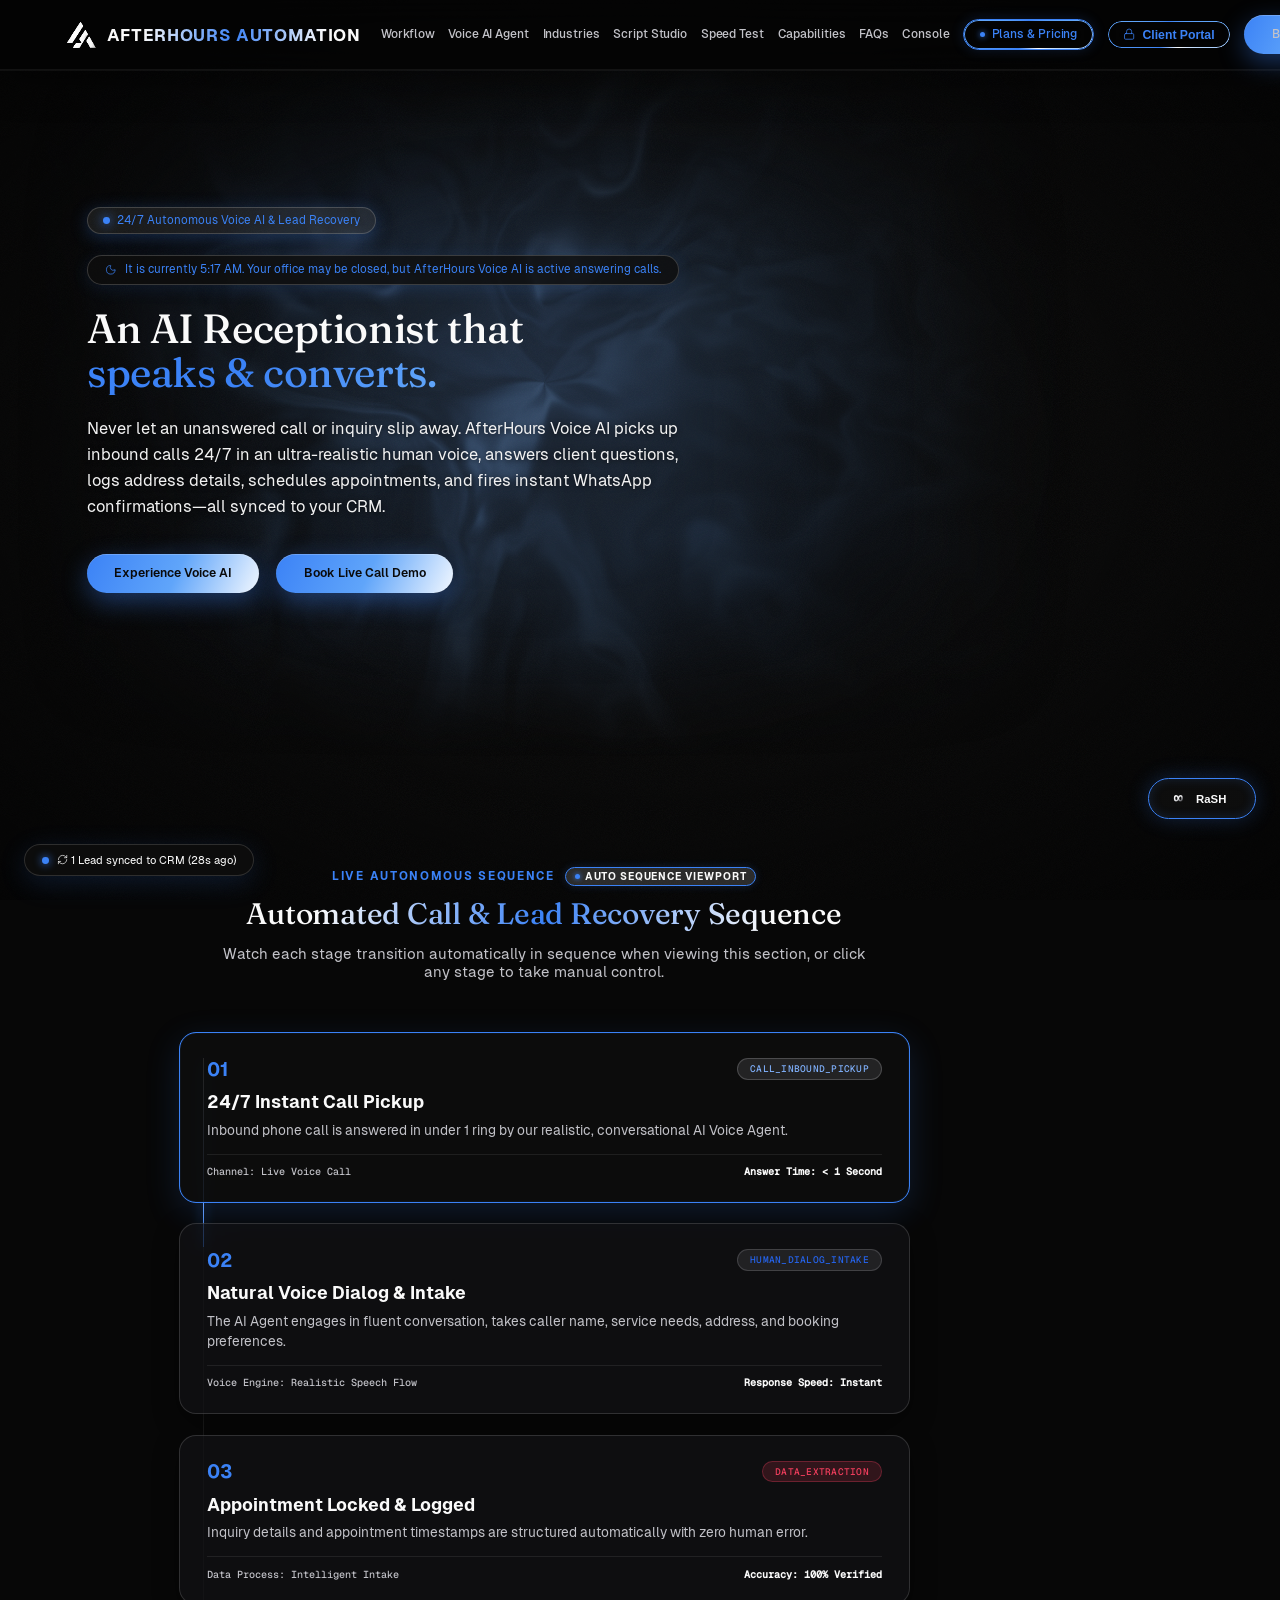
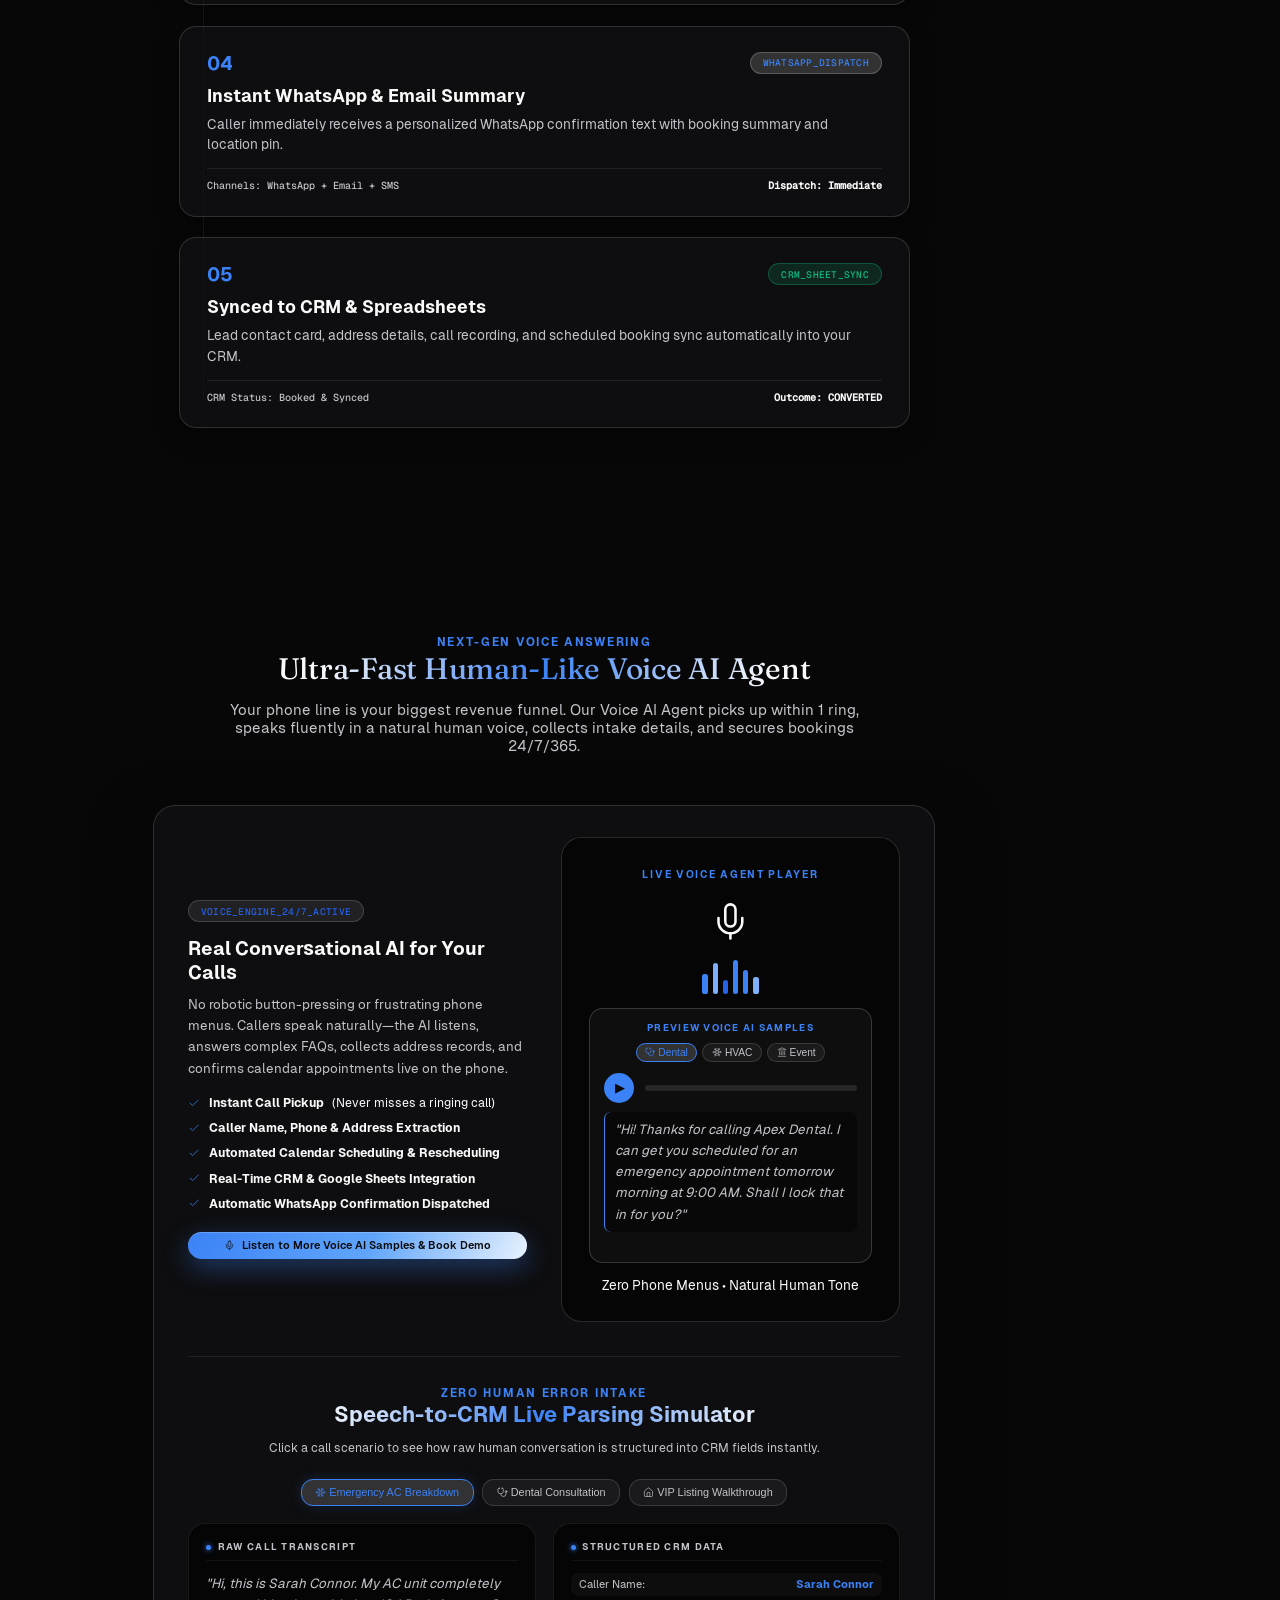
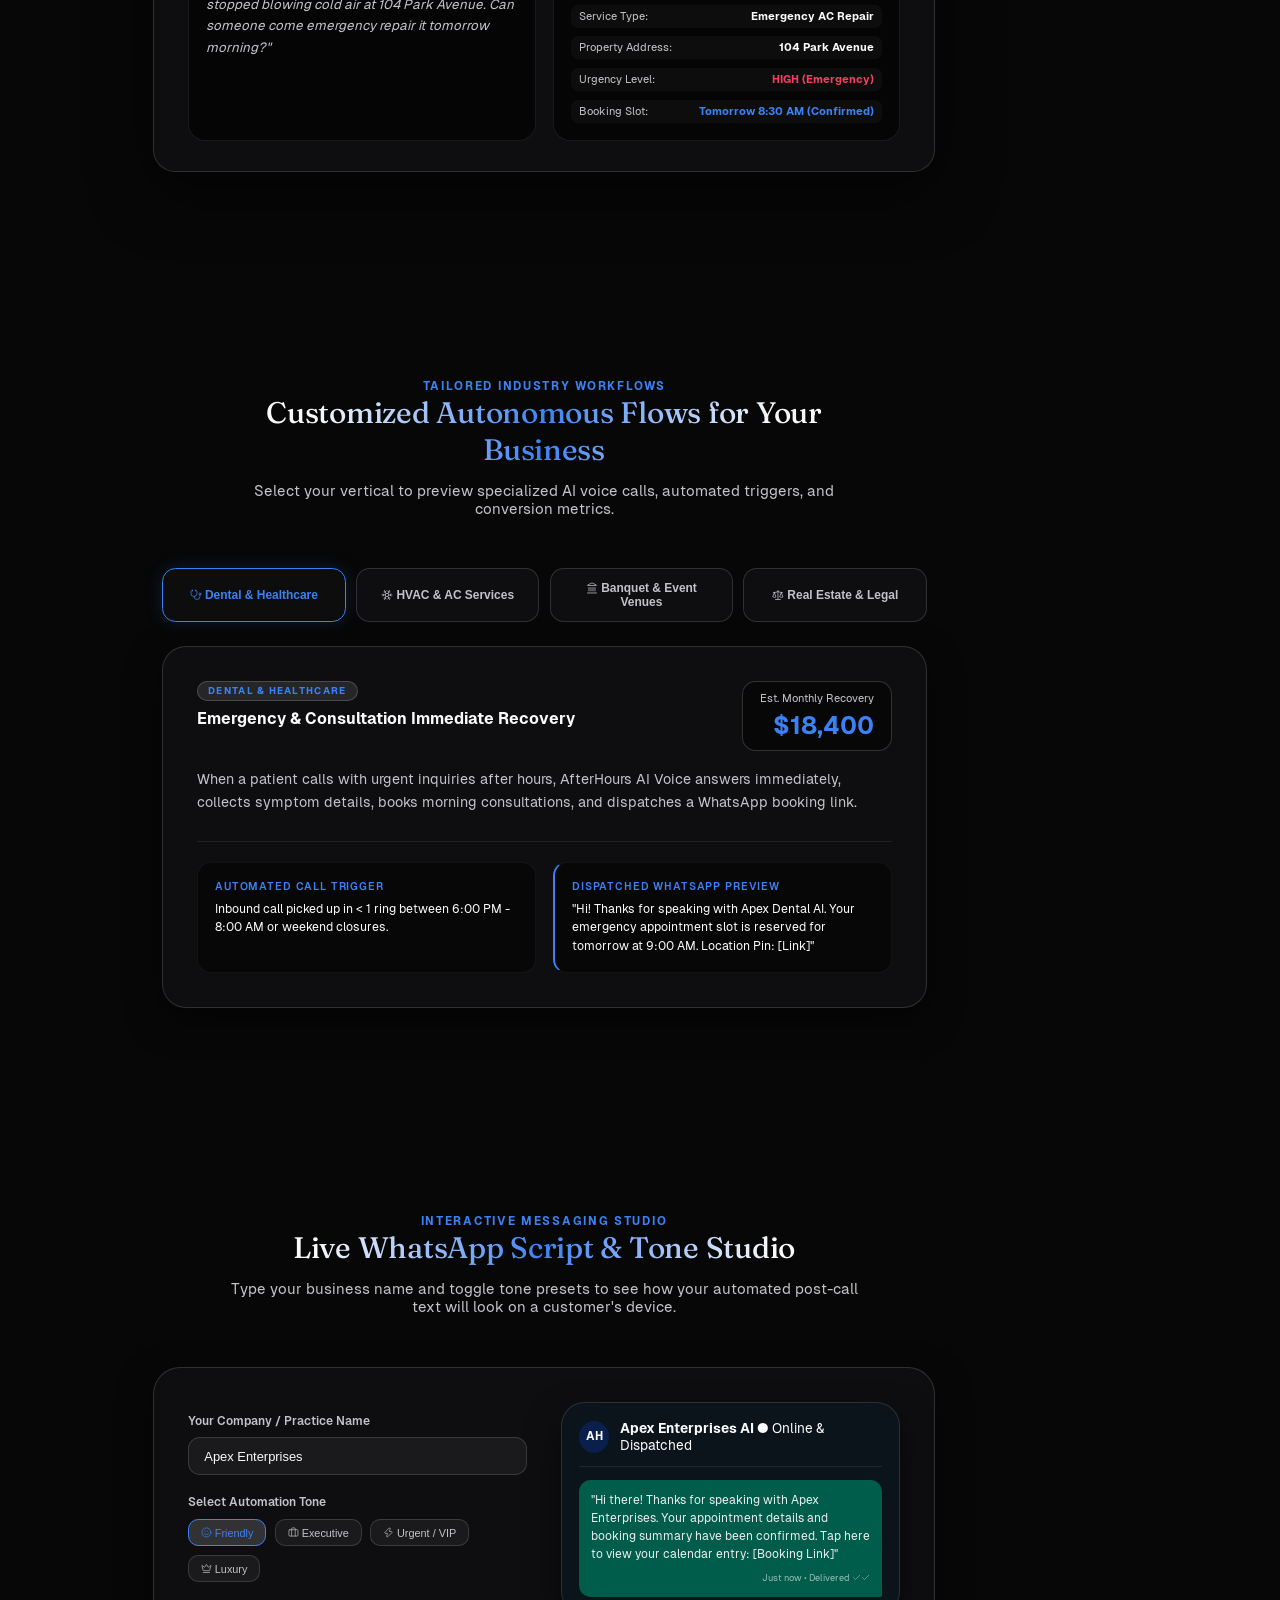
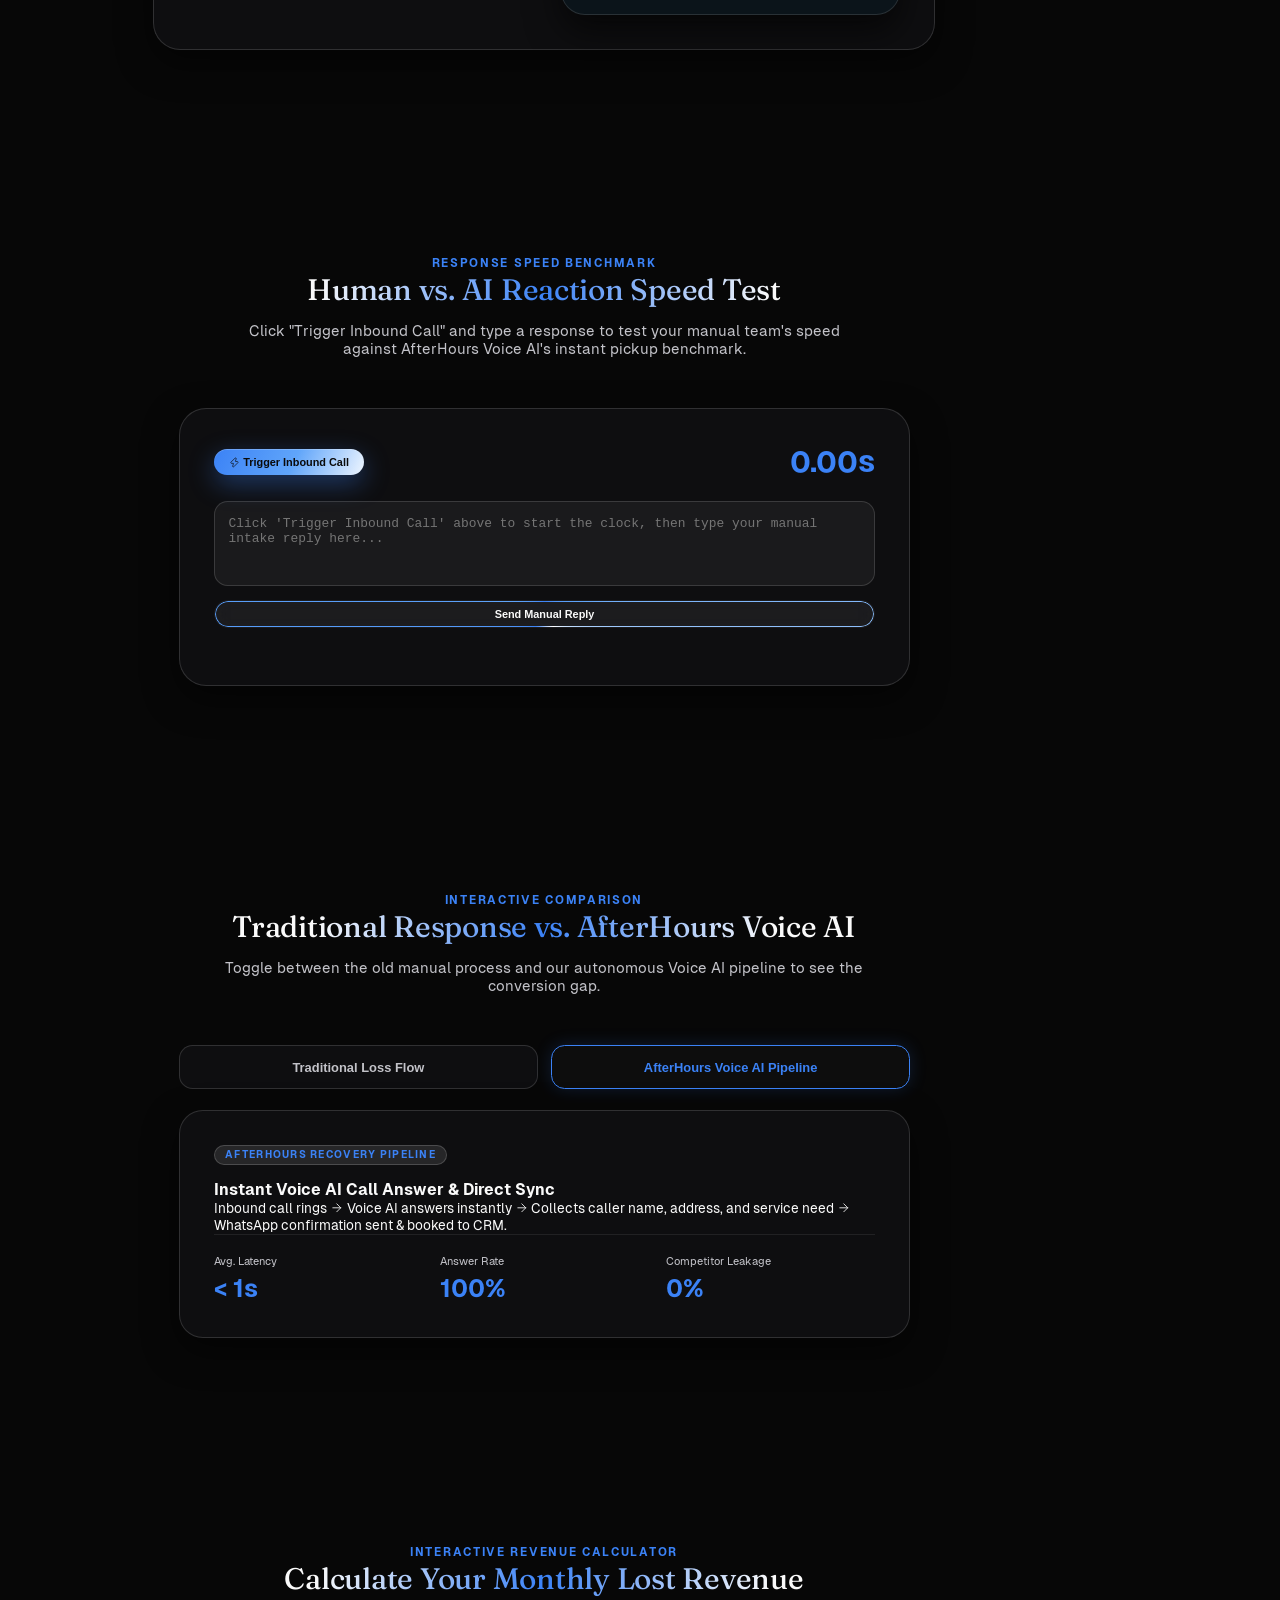
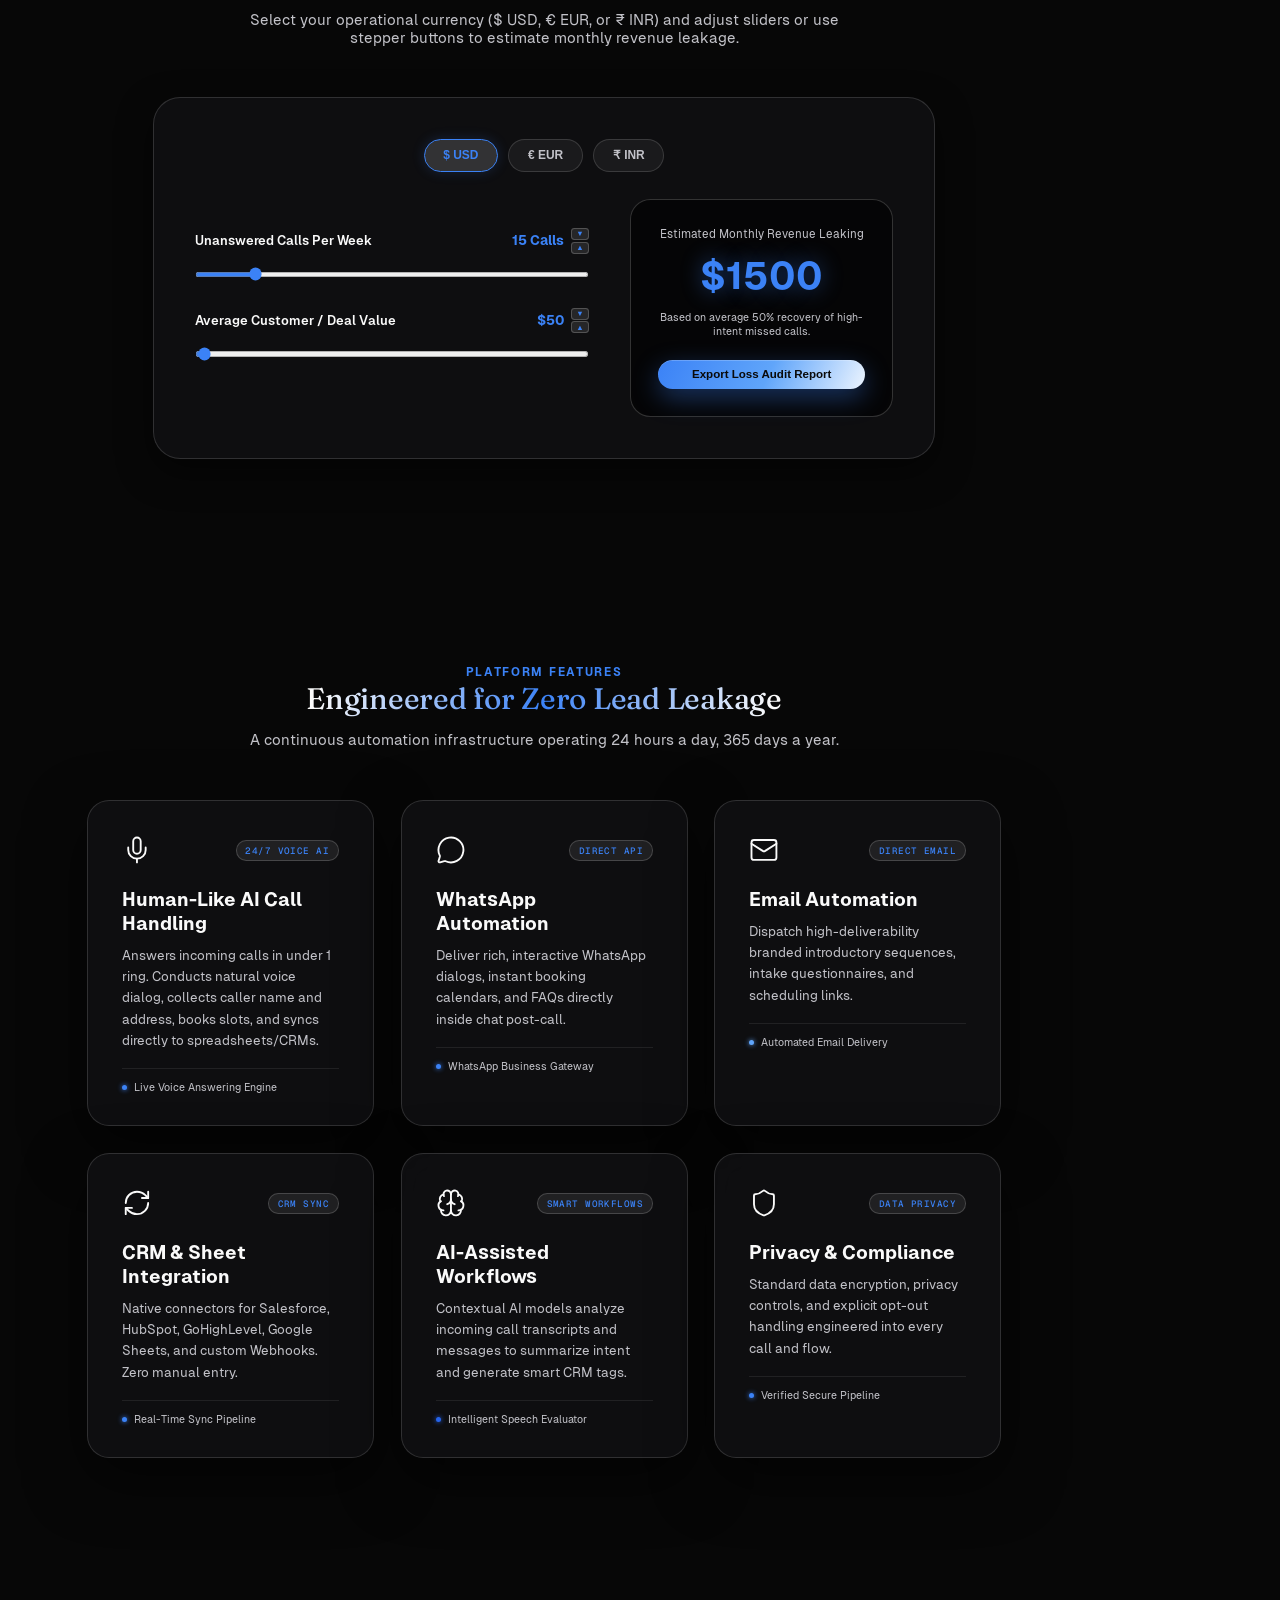
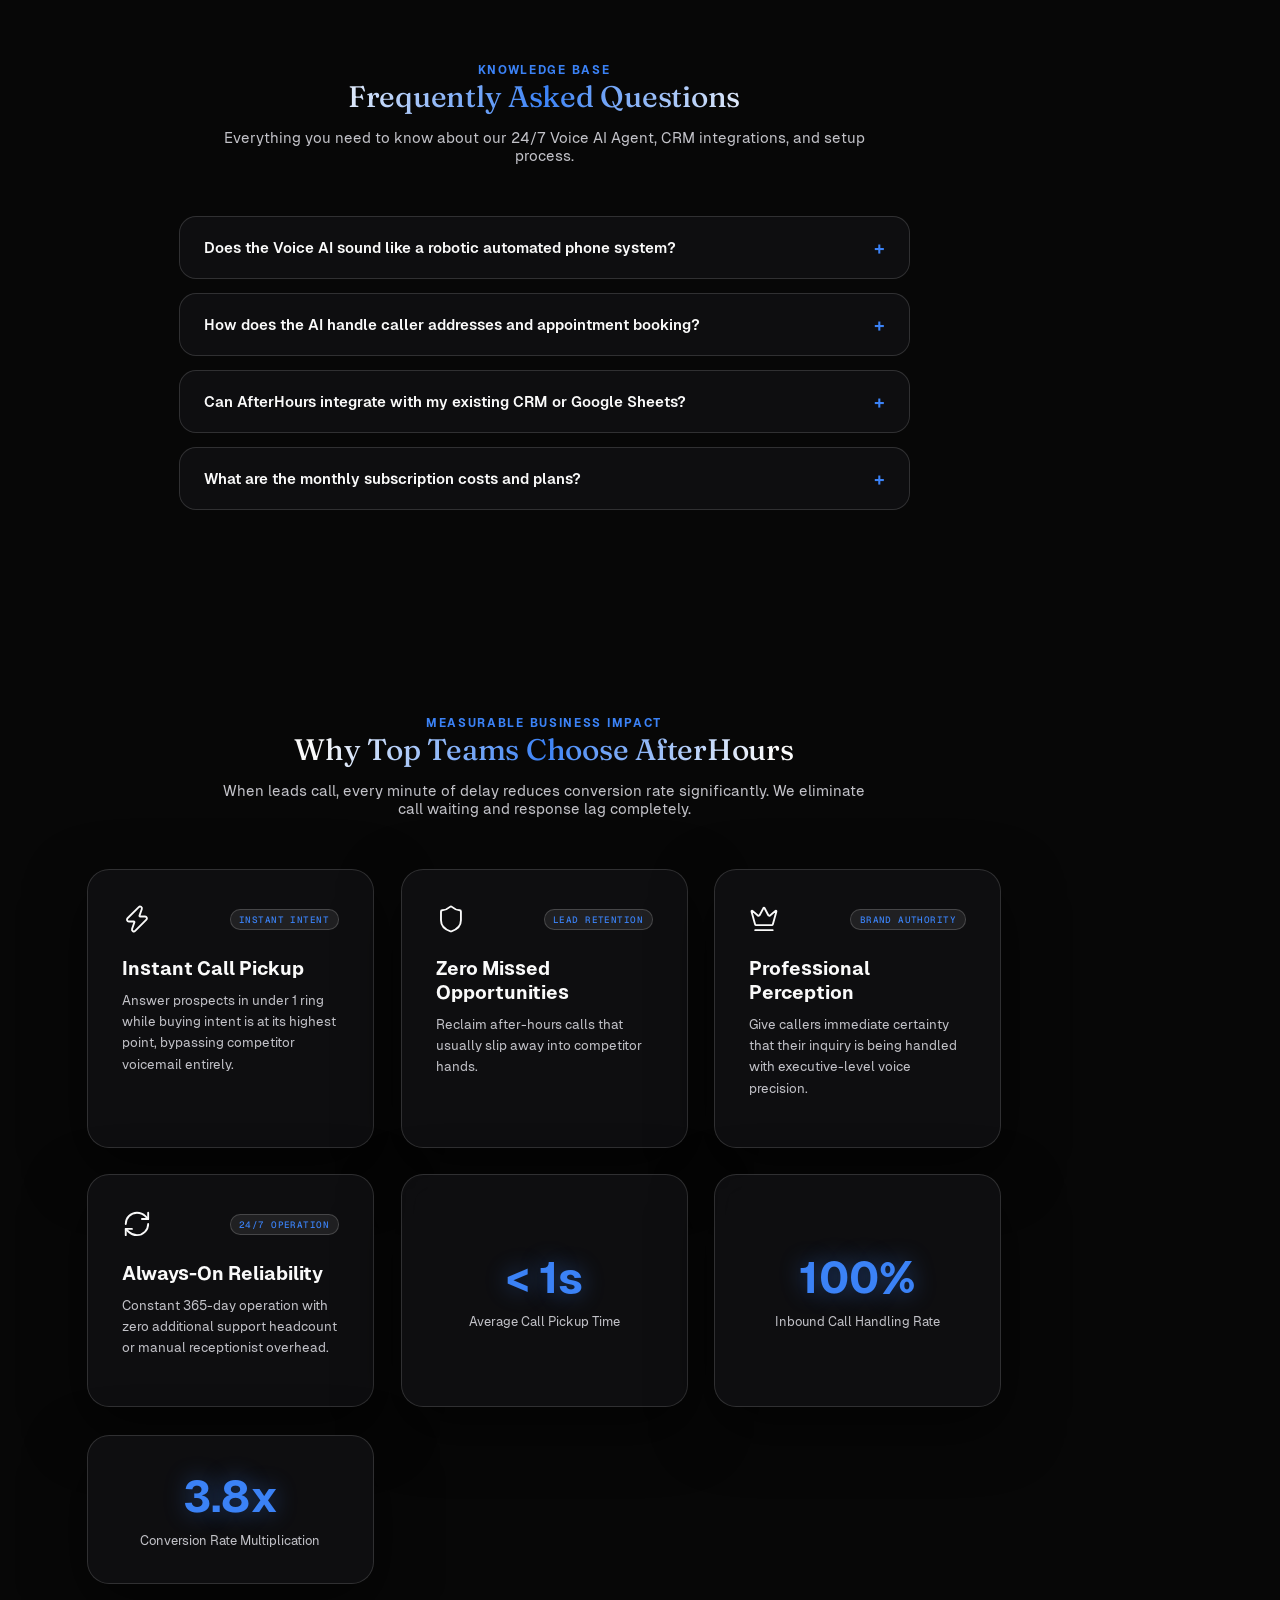
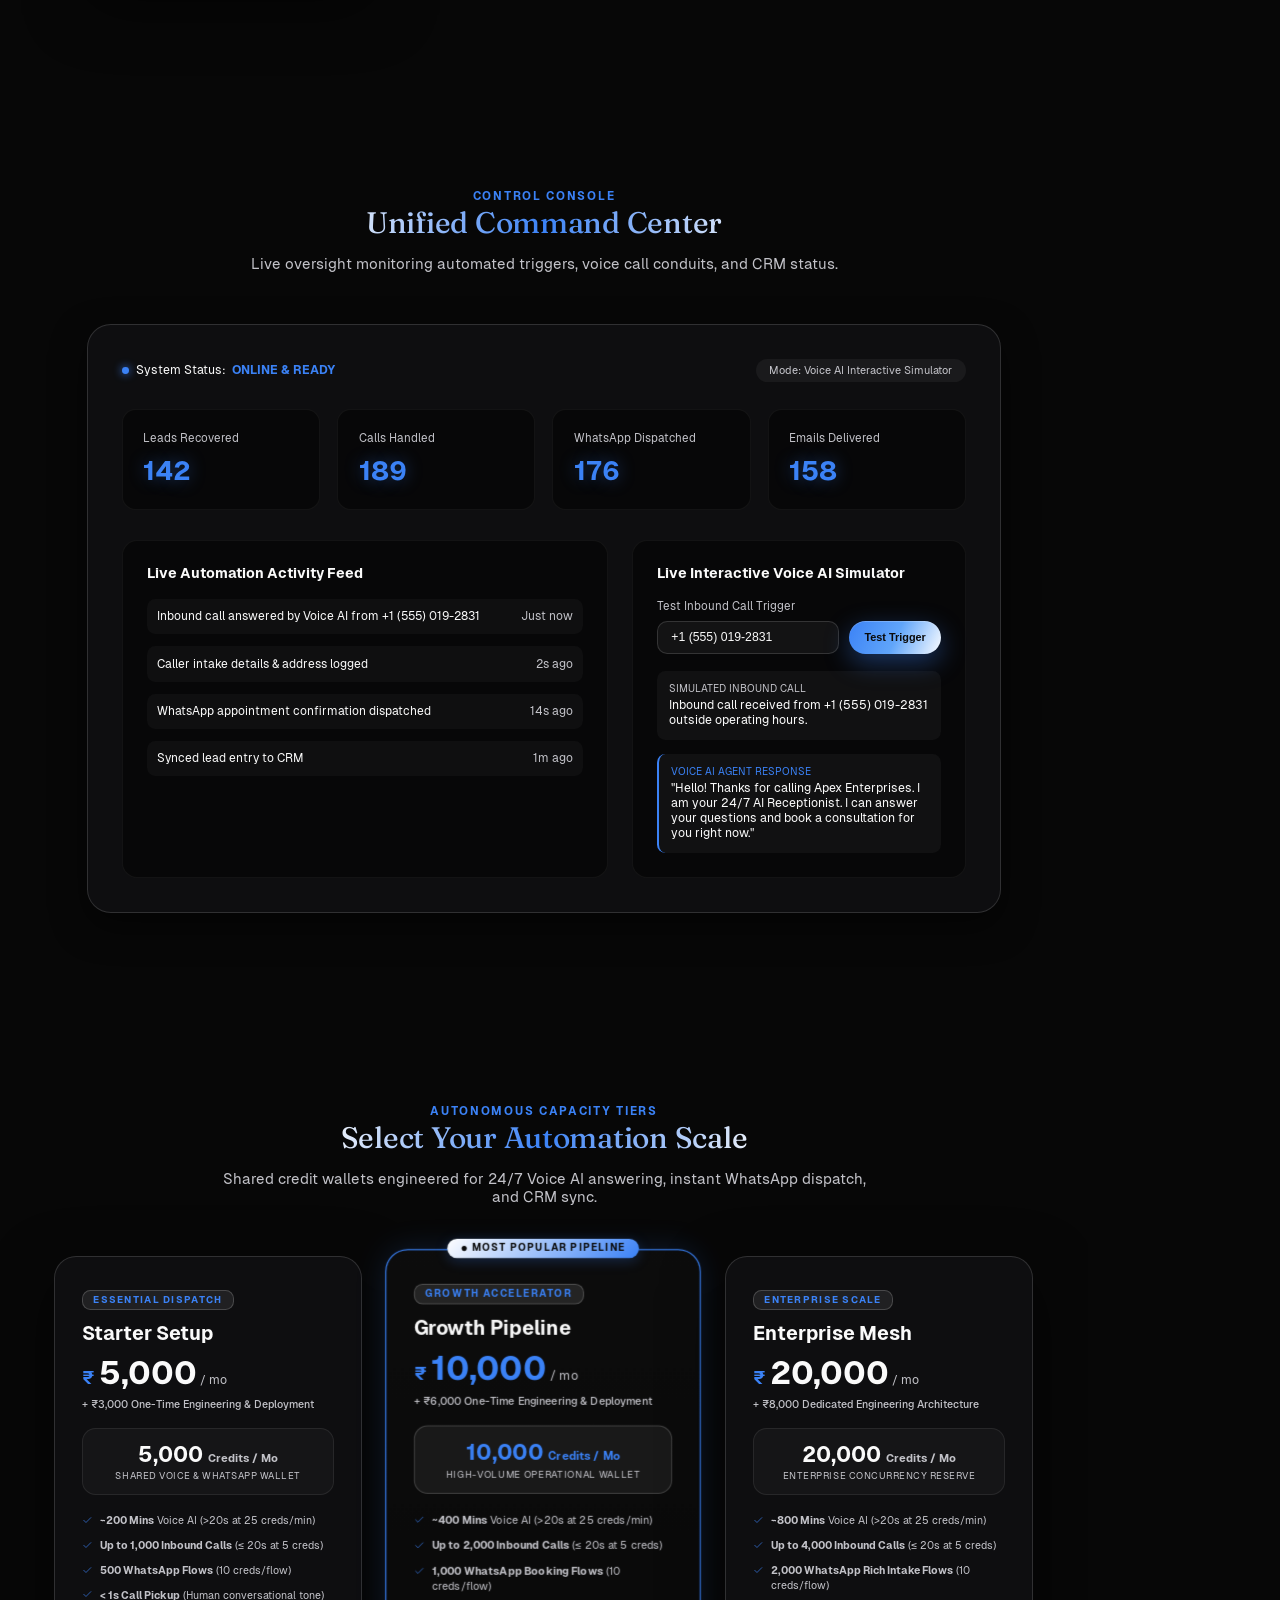
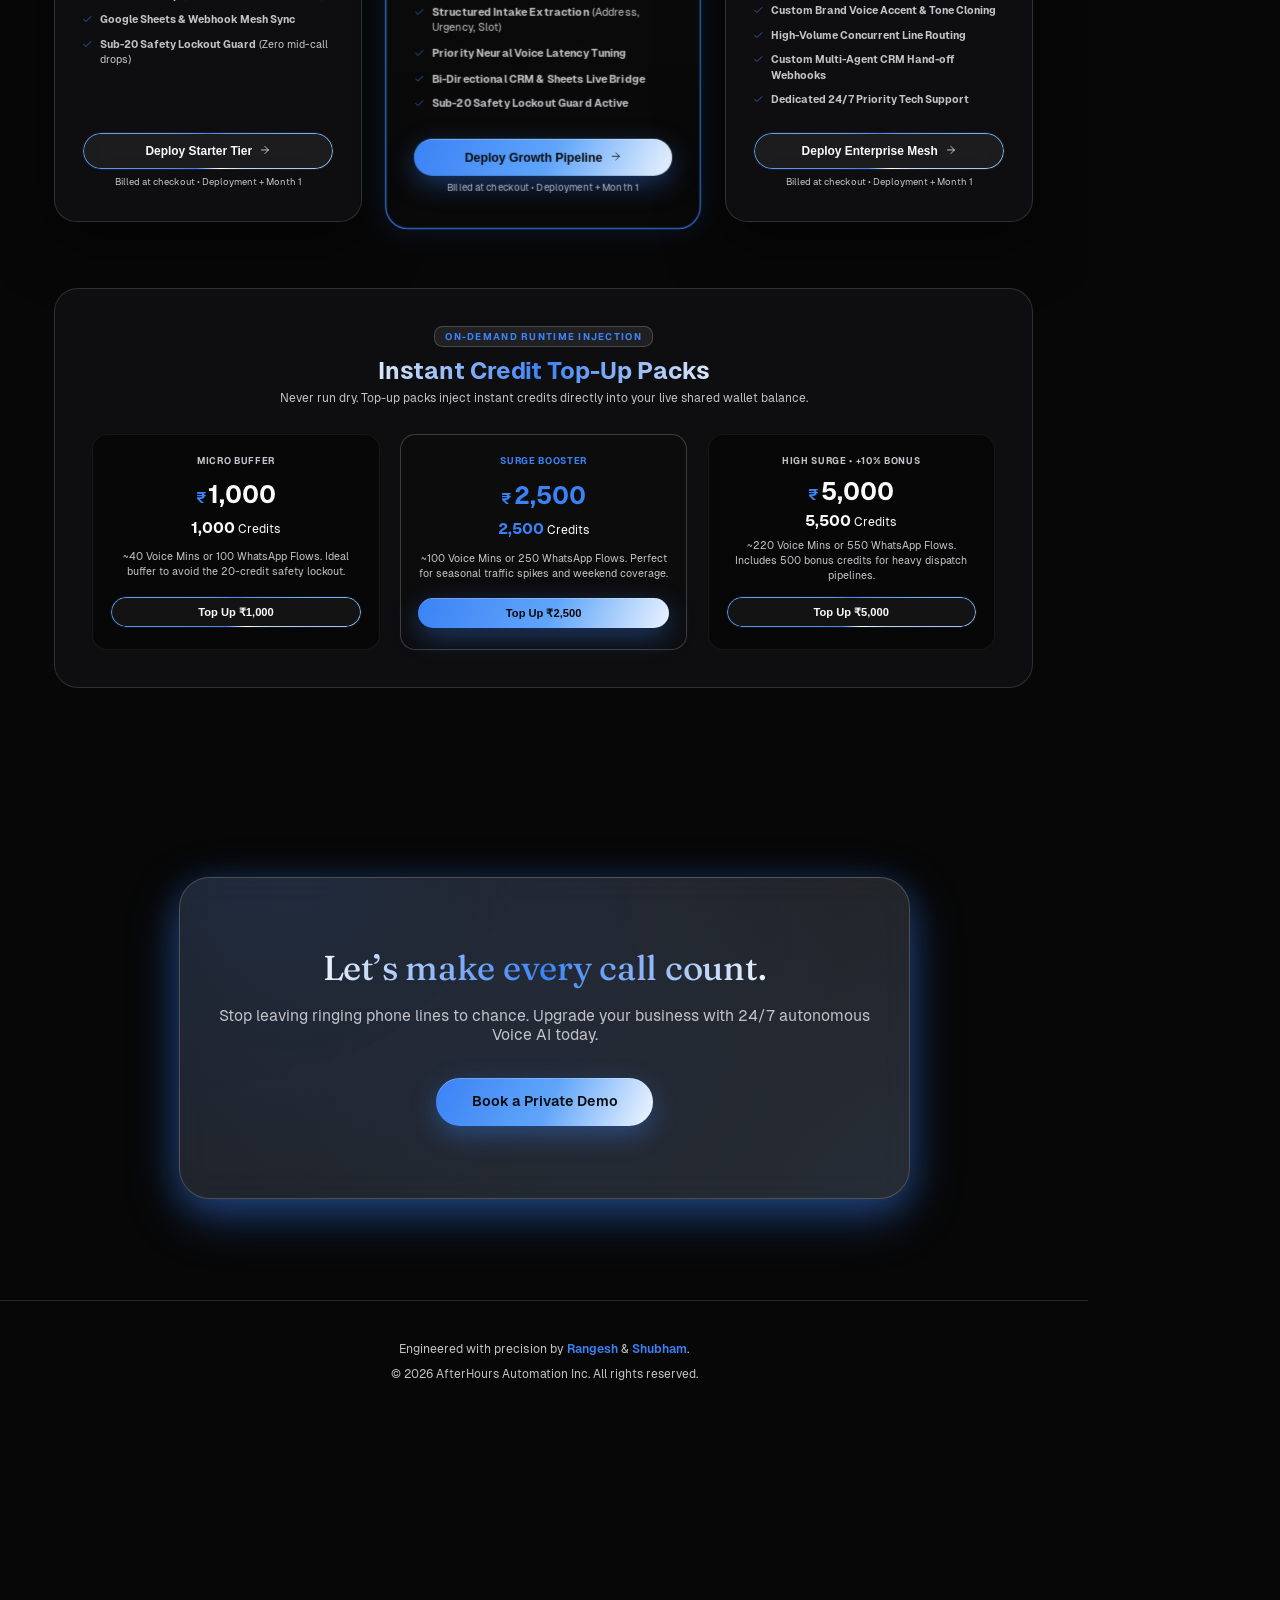
<file: index.html>
<!DOCTYPE html>
<html lang="en">
<head>
  <meta charset="UTF-8" />
  <meta name="viewport" content="width=device-width, initial-scale=1.0" />
  <title>AfterHours Automation | Autonomous Voice AI & Lead Recovery Platform</title>
  <link rel="icon" type="image/svg+xml" href="data:image/svg+xml,%3Csvg xmlns='http://www.w3.org/2000/svg' viewBox='0 0 100 100'%3E%3Cdefs%3E%3ClinearGradient id='g' x1='0%25' y1='0%25' x2='100%25' y2='100%25'%3E%3Cstop offset='0%25' stop-color='%23ffffff'/%3E%3Cstop offset='50%25' stop-color='%23e4e4e7'/%3E%3Cstop offset='100%25' stop-color='%2345454a'/%3E%3C/linearGradient%3E%3C/defs%3E%3Crect width='100' height='100' rx='22' fill='%23060606'/%3E%3Cpath d='M 30 50 C 30 32, 45 32, 50 50 C 55 68, 70 68, 70 50 C 70 32, 55 32, 50 50 C 45 68, 30 68, 30 50 Z' stroke='url(%23g)' stroke-width='8' stroke-linecap='round' stroke-linejoin='round' fill='none'/%3E%3Ccircle cx='50' cy='50' r='4' fill='%23ffffff'/%3E%3C/svg%3E" />
  <link rel="stylesheet" href="styles.css" />
  <!-- Type system (Fraunces + Geist) is self-hosted via @font-face in
       styles.css — no Google Fonts CDN round-trip. -->
  <!-- Cinematic scroll & motion (self-hosted, no external runtime dependency) -->
  <script src="vendor/gsap.min.js"></script>
  <script src="vendor/lenis.min.js"></script>
  <script src="https://checkout.razorpay.com/v1/checkout.js"></script>
</head>
<body>

  <!-- Icon sprite (Lucide, ISC license) -->
  <svg xmlns="http://www.w3.org/2000/svg" style="display:none" aria-hidden="true">
  <symbol id="icon-arrow-right" viewBox="0 0 24 24"><path d="M5 12h14" />
  <path d="m12 5 7 7-7 7" /></symbol>
  <symbol id="icon-arrow-up" viewBox="0 0 24 24"><path d="m5 12 7-7 7 7" />
  <path d="M12 19V5" /></symbol>
  <symbol id="icon-brain" viewBox="0 0 24 24"><path d="M12 18V5" />
  <path d="M15 13a4.17 4.17 0 0 1-3-4 4.17 4.17 0 0 1-3 4" />
  <path d="M17.598 6.5A3 3 0 1 0 12 5a3 3 0 1 0-5.598 1.5" />
  <path d="M17.997 5.125a4 4 0 0 1 2.526 5.77" />
  <path d="M18 18a4 4 0 0 0 2-7.464" />
  <path d="M19.967 17.483A4 4 0 1 1 12 18a4 4 0 1 1-7.967-.517" />
  <path d="M6 18a4 4 0 0 1-2-7.464" />
  <path d="M6.003 5.125a4 4 0 0 0-2.526 5.77" /></symbol>
  <symbol id="icon-briefcase" viewBox="0 0 24 24"><path d="M16 20V4a2 2 0 0 0-2-2h-4a2 2 0 0 0-2 2v16" />
  <rect width="20" height="14" x="2" y="6" rx="2" /></symbol>
  <symbol id="icon-check" viewBox="0 0 24 24"><path d="M20 6 9 17l-5-5" /></symbol>
  <symbol id="icon-crown" viewBox="0 0 24 24"><path d="M11.562 3.266a.5.5 0 0 1 .876 0L15.39 8.87a1 1 0 0 0 1.516.294L21.183 5.5a.5.5 0 0 1 .798.519l-2.834 10.246a1 1 0 0 1-.956.734H5.81a1 1 0 0 1-.957-.734L2.02 6.02a.5.5 0 0 1 .798-.519l4.276 3.664a1 1 0 0 0 1.516-.294z" />
  <path d="M5 21h14" /></symbol>
  <symbol id="icon-home" viewBox="0 0 24 24"><path d="M15 21v-8a1 1 0 0 0-1-1h-4a1 1 0 0 0-1 1v8" />
  <path d="M3 10a2 2 0 0 1 .709-1.528l7-6a2 2 0 0 1 2.582 0l7 6A2 2 0 0 1 21 10v9a2 2 0 0 1-2 2H5a2 2 0 0 1-2-2z" /></symbol>
  <symbol id="icon-landmark" viewBox="0 0 24 24"><path d="M10 18v-7" />
  <path d="M11.119 2.205a2 2 0 0 1 1.762 0l7.84 3.846A.5.5 0 0 1 20.5 7h-17a.5.5 0 0 1-.22-.949z" />
  <path d="M14 18v-7" />
  <path d="M18 18v-7" />
  <path d="M3 22h18" />
  <path d="M6 18v-7" /></symbol>
  <symbol id="icon-laugh" viewBox="0 0 24 24"><path d="M15 10V9" />
  <path d="M7.084 14.302a5.12 5.12 0 009.833 0 .24.24 0 00-.235-.302H7.32a.24.24 0 00-.235.302" />
  <path d="M9 10V9" />
  <circle cx="12" cy="12" r="10" /></symbol>
  <symbol id="icon-lock" viewBox="0 0 24 24"><rect width="18" height="11" x="3" y="11" rx="2" ry="2" />
  <path d="M7 11V7a5 5 0 0 1 10 0v4" /></symbol>
  <symbol id="icon-mail" viewBox="0 0 24 24"><path d="m22 7-8.991 5.727a2 2 0 0 1-2.009 0L2 7" />
  <rect x="2" y="4" width="20" height="16" rx="2" /></symbol>
  <symbol id="icon-message-circle" viewBox="0 0 24 24"><path d="M2.992 16.342a2 2 0 0 1 .094 1.167l-1.065 3.29a1 1 0 0 0 1.236 1.168l3.413-.998a2 2 0 0 1 1.099.092 10 10 0 1 0-4.777-4.719" /></symbol>
  <symbol id="icon-mic" viewBox="0 0 24 24"><path d="M12 19v3" />
  <path d="M19 10v2a7 7 0 0 1-14 0v-2" />
  <rect x="9" y="2" width="6" height="13" rx="3" /></symbol>
  <symbol id="icon-moon" viewBox="0 0 24 24"><path d="M20.985 12.486a9 9 0 1 1-9.473-9.472c.405-.022.617.46.402.803a6 6 0 0 0 8.268 8.268c.344-.215.825-.004.803.401" /></symbol>
  <symbol id="icon-printer" viewBox="0 0 24 24"><path d="M6 18H4a2 2 0 0 1-2-2v-5a2 2 0 0 1 2-2h16a2 2 0 0 1 2 2v5a2 2 0 0 1-2 2h-2" />
  <path d="M6 9V3a1 1 0 0 1 1-1h10a1 1 0 0 1 1 1v6" />
  <rect x="6" y="14" width="12" height="8" rx="1" /></symbol>
  <symbol id="icon-refresh-cw" viewBox="0 0 24 24"><path d="M3 12a9 9 0 0 1 9-9 9.75 9.75 0 0 1 6.74 2.74L21 8" />
  <path d="M21 3v5h-5" />
  <path d="M21 12a9 9 0 0 1-9 9 9.75 9.75 0 0 1-6.74-2.74L3 16" />
  <path d="M8 16H3v5" /></symbol>
  <symbol id="icon-scale" viewBox="0 0 24 24"><path d="M12 3v18" />
  <path d="m19 8 3 8a5 5 0 0 1-6 0zV7" />
  <path d="M3 7h1a17 17 0 0 0 8-2 17 17 0 0 0 8 2h1" />
  <path d="m5 8 3 8a5 5 0 0 1-6 0zV7" />
  <path d="M7 21h10" /></symbol>
  <symbol id="icon-shield" viewBox="0 0 24 24"><path d="M20 13c0 5-3.5 7.5-7.66 8.95a1 1 0 0 1-.67-.01C7.5 20.5 4 18 4 13V6a1 1 0 0 1 1-1c2 0 4.5-1.2 6.24-2.72a1.17 1.17 0 0 1 1.52 0C14.51 3.81 17 5 19 5a1 1 0 0 1 1 1z" /></symbol>
  <symbol id="icon-smile" viewBox="0 0 24 24"><path d="M15 10V9" />
  <path d="M16.472 15a6 6 0 01-8.943 0" />
  <path d="M9 10V9" />
  <circle cx="12" cy="12" r="10" /></symbol>
  <symbol id="icon-snowflake" viewBox="0 0 24 24"><path d="m10 20-1.25-2.5L6 18" />
  <path d="M10 4 8.75 6.5 6 6" />
  <path d="m14 20 1.25-2.5L18 18" />
  <path d="m14 4 1.25 2.5L18 6" />
  <path d="m17 21-3-6h-4" />
  <path d="m17 3-3 6 1.5 3" />
  <path d="M2 12h6.5L10 9" />
  <path d="m20 10-1.5 2 1.5 2" />
  <path d="M22 12h-6.5L14 15" />
  <path d="m4 10 1.5 2L4 14" />
  <path d="m7 21 3-6-1.5-3" />
  <path d="m7 3 3 6h4" /></symbol>
  <symbol id="icon-stethoscope" viewBox="0 0 24 24"><path d="M11 2v2" />
  <path d="M5 2v2" />
  <path d="M5 3H4a2 2 0 0 0-2 2v4a6 6 0 0 0 12 0V5a2 2 0 0 0-2-2h-1" />
  <path d="M8 15a6 6 0 0 0 12 0v-3" />
  <circle cx="20" cy="10" r="2" /></symbol>
  <symbol id="icon-wallet" viewBox="0 0 24 24"><path d="M19 7V4a1 1 0 0 0-1-1H5a2 2 0 0 0 0 4h15a1 1 0 0 1 1 1v4h-3a2 2 0 0 0 0 4h3a1 1 0 0 0 1-1v-2a1 1 0 0 0-1-1" />
  <path d="M3 5v14a2 2 0 0 0 2 2h15a1 1 0 0 0 1-1v-4" /></symbol>
  <symbol id="icon-zap" viewBox="0 0 24 24"><path d="M15.914 4a1.5 1.5 0 00-2.474-1.561l-9 9A1.5 1.5 0 005.5 14h4.002a.5.5 0 01.471.666L8.086 20a1.5 1.5 0 002.475 1.56l9-9A1.5 1.5 0 0018.5 10h-3.997a.5.5 0 01-.472-.667z" /></symbol>
  </svg>


  <!-- Custom Inertia Cursor -->
  <div id="cursor-dot" class="cursor-dot"></div>
  <div id="cursor-ring" class="cursor-ring"></div>

  <!-- Signature shader backdrop (desktop, WebGL-capable, motion-safe only —
       see initShaderBackground() in script.js). Falls back to the CSS
       glow orbs below when unavailable. -->
  <canvas id="shader-canvas" aria-hidden="true"></canvas>

  <!-- Ambient Depth Glows (fallback atmosphere when the shader isn't running) -->
  <div class="glow-orb glow-primary"></div>
  <div class="glow-orb glow-secondary"></div>
  <div class="grain-overlay"></div>
  <div class="vignette-overlay"></div>

  <!-- Back To Top Button -->
  <button id="btn-back-to-top" class="back-to-top-btn" aria-label="Back to top">
    <span class="btn-arrow"><svg class="icon" aria-hidden="true"><use href="#icon-arrow-up"></use></svg></span>
  </button>

  <!-- Floating Glassmorphic Activity Ribbon (Desktop Only) -->
  <div id="activity-ribbon" class="activity-ribbon desktop-only-ribbon">
    <span class="ribbon-dot"></span>
    <span id="ribbon-text" class="ribbon-text"><svg class="icon" aria-hidden="true"><use href="#icon-mic"></use></svg> Voice AI handled inbound call in Chicago (3s ago)</span>
  </div>

  <!-- Header Navigation -->
  <header class="navbar">
    <div class="logo">
     <span class="logo-crop-wrapper">
  <img src="pfp.jpeg" alt="AfterHours Logo" class="logo-3d-raw" />
</span>
<span class="logo-text shimmer-text">AFTERHOURS AUTOMATION</span>
    </div>

    <!-- Mobile Hamburger Toggle -->
    <button id="mobile-menu-toggle" class="mobile-menu-btn" aria-label="Toggle navigation">
      <span></span><span></span><span></span>
    </button>

    <nav class="nav-links" id="nav-links-menu">
      <a href="#workflow" class="nav-item">Workflow</a>
      <a href="#voice-ai" class="nav-item">Voice AI Agent</a>
      <a href="#industry" class="nav-item">Industries</a>
      <a href="#customizer" class="nav-item">Script Studio</a>
      <a href="#game" class="nav-item">Speed Test</a>
      <a href="#capabilities" class="nav-item">Capabilities</a>
      <a href="#faq" class="nav-item">FAQs</a>
      <a href="#dashboard" class="nav-item">Console</a>
      <a href="#pricing" class="btn btn-outline nav-btn btn-pricing-3d">
        <span class="pulse-indicator-small"></span> Plans & Pricing
      </a>
      <button id="btn-open-login" class="btn btn-outline nav-btn login-nav-btn">
        <span class="lock-icon"><svg class="icon" aria-hidden="true"><use href="#icon-lock"></use></svg></span> Client Portal
      </button>
      <a href="mailto:afterhoursautomation714@gmail.com?subject=Private%20Demo%20Request%20-%20AfterHours%20Automation&body=Hi%20AfterHours%20Team,%0A%0AI%20am%20interested%20in%20learning%20more%20about%20your%2024/7%20Voice%20AI%20Receptionist%20and%20autonomous%20lead%20recovery%20platform.%0A%0AMy%20Details:%0A-%20Name:%20%0A-%20Company:%20%0A-%20Phone%20Number:%20%0A-%20Estimated%20Monthly%20Inbound%20Call%20Volume:%20%0A%0ALooking%20forward%20to%20connecting!" class="btn btn-primary nav-btn">Book Demo</a>
    </nav>
  </header>

  <main>
    <!-- HERO SECTION -->
    <section class="hero" id="hero">
      <div class="hero-content reveal-on-scroll">
        <div class="hero-badge">
          <span class="pulse-indicator"></span> 24/7 Autonomous Voice AI & Lead Recovery
        </div>
        
        <!-- Contextual Time-of-Day Glass Banner -->
        <div class="time-banner" id="time-banner">
          <span class="time-icon" id="time-icon"><svg class="icon" aria-hidden="true"><use href="#icon-moon"></use></svg></span>
          <span class="time-text" id="time-text">Checking local system clock...</span>
        </div>

        <h1>An AI Receptionist that <span class="gradient-text">speaks & converts.</span></h1>
        <p class="hero-subtext">
          Never let an unanswered call or inquiry slip away. AfterHours Voice AI picks up inbound calls 24/7 in an ultra-realistic human voice, answers client questions, logs address details, schedules appointments, and fires instant WhatsApp confirmations—all synced to your CRM.
        </p>
        <div class="hero-actions">
          <a href="#voice-ai" class="btn btn-shimmer-trigger magnetic-btn">Experience Voice AI</a>
          <a href="mailto:afterhoursautomation714@gmail.com?subject=Private%20Demo%20Request%20-%20AfterHours%20Voice%20AI&body=Hi%20AfterHours%20Team,%0A%0AI%20am%20interested%20in%20testing%20your%2024/7%20AI%20Voice%20Receptionist%20for%20my%20business.%0A%0APlease%20let%20me%20know%20your%20availability%20for%20a%20private%20demo.%0A%0AMy%20Details:%0A-%20Name:%20%0A-%20Company:%20%0A-%20Phone%20Number:%20%0A-%20Estimated%20Monthly%20Call%20Volume:%20%0A%0ALooking%20forward%20to%20connecting!" class="btn btn-demo-hero magnetic-btn">Book Live Call Demo</a>
        </div>
      </div>
    </section>

    <!-- WORKFLOW SECTION -->
    <section class="workflow-section" id="workflow">
      <div class="section-header reveal-on-scroll">
        <div class="header-status-line">
          <span class="section-tag">Live Autonomous Sequence</span>
          <span class="auto-play-indicator"><span class="mini-pulse"></span> AUTO SEQUENCE VIEWPORT</span>
        </div>
        <h2 class="shimmer-text">Automated Call & Lead Recovery Sequence</h2>
        <p>Watch each stage transition automatically in sequence when viewing this section, or click any stage to take manual control.</p>
      </div>

      <div class="workflow-layout reveal-on-scroll">
        <div class="workflow-rail">
          <div class="rail-track"><div class="rail-fill" id="rail-fill"></div></div>

          <div class="step-card tilt-card active" data-step="1" id="step-node-1">
            <div class="step-top">
              <span class="step-id">01</span>
              <span class="status-pill state-incoming">CALL_INBOUND_PICKUP</span>
            </div>
            <h3>24/7 Instant Call Pickup</h3>
            <p>Inbound phone call is answered in under 1 ring by our realistic, conversational AI Voice Agent.</p>
            <div class="step-hud">
              <span>Channel: Live Voice Call</span>
              <span class="hud-highlight">Answer Time: &lt; 1 Second</span>
            </div>
          </div>

          <div class="step-card tilt-card" data-step="2" id="step-node-2">
            <div class="step-top">
              <span class="step-id">02</span>
              <span class="status-pill state-active">HUMAN_DIALOG_INTAKE</span>
            </div>
            <h3>Natural Voice Dialog & Intake</h3>
            <p>The AI Agent engages in fluent conversation, takes caller name, service needs, address, and booking preferences.</p>
            <div class="step-hud">
              <span>Voice Engine: Realistic Speech Flow</span>
              <span class="hud-highlight">Response Speed: Instant</span>
            </div>
          </div>

          <div class="step-card tilt-card" data-step="3" id="step-node-3">
            <div class="step-top">
              <span class="step-id">03</span>
              <span class="status-pill state-missed">DATA_EXTRACTION</span>
            </div>
            <h3>Appointment Locked & Logged</h3>
            <p>Inquiry details and appointment timestamps are structured automatically with zero human error.</p>
            <div class="step-hud">
              <span>Data Process: Intelligent Intake</span>
              <span class="hud-highlight">Accuracy: 100% Verified</span>
            </div>
          </div>

          <div class="step-card tilt-card" data-step="4" id="step-node-4">
            <div class="step-top">
              <span class="step-id">04</span>
              <span class="status-pill state-sent">WHATSAPP_DISPATCH</span>
            </div>
            <h3>Instant WhatsApp & Email Summary</h3>
            <p>Caller immediately receives a personalized WhatsApp confirmation text with booking summary and location pin.</p>
            <div class="step-hud">
              <span>Channels: WhatsApp + Email + SMS</span>
              <span class="hud-highlight">Dispatch: Immediate</span>
            </div>
          </div>

          <div class="step-card tilt-card" data-step="5" id="step-node-5">
            <div class="step-top">
              <span class="step-id">05</span>
              <span class="status-pill state-secured">CRM_SHEET_SYNC</span>
            </div>
            <h3>Synced to CRM & Spreadsheets</h3>
            <p>Lead contact card, address details, call recording, and scheduled booking sync automatically into your CRM.</p>
            <div class="step-hud">
              <span>CRM Status: Booked & Synced</span>
              <span class="hud-highlight">Outcome: CONVERTED</span>
            </div>
          </div>
        </div>
      </div>
    </section>

    <!-- 24/7 VOICE AI SHOWCASE SECTION -->
    <section class="voice-section" id="voice-ai">
      <div class="section-header reveal-on-scroll">
        <span class="section-tag">Next-Gen Voice Answering</span>
        <h2 class="shimmer-text">Ultra-Fast Human-Like Voice AI Agent</h2>
        <p>Your phone line is your biggest revenue funnel. Our Voice AI Agent picks up within 1 ring, speaks fluently in a natural human voice, collects intake details, and secures bookings 24/7/365.</p>
      </div>

      <div class="glass-card tilt-card reveal-on-scroll voice-card-container">
        <div class="voice-grid">
          <div>
            <span class="status-pill state-active voice-badge">VOICE_ENGINE_24/7_ACTIVE</span>
            <h3 class="voice-card-title">Real Conversational AI for Your Calls</h3>
            <p class="voice-card-desc">
              No robotic button-pressing or frustrating phone menus. Callers speak naturally—the AI listens, answers complex FAQs, collects address records, and confirms calendar appointments live on the phone.
            </p>
            
            <div class="voice-feature-list">
              <div class="voice-feature-item">
                <span class="voice-check"><svg class="icon" aria-hidden="true"><use href="#icon-check"></use></svg></span> <strong>Instant Call Pickup</strong> (Never misses a ringing call)
              </div>
              <div class="voice-feature-item">
                <span class="voice-check"><svg class="icon" aria-hidden="true"><use href="#icon-check"></use></svg></span> <strong>Caller Name, Phone & Address Extraction</strong>
              </div>
              <div class="voice-feature-item">
                <span class="voice-check"><svg class="icon" aria-hidden="true"><use href="#icon-check"></use></svg></span> <strong>Automated Calendar Scheduling & Rescheduling</strong>
              </div>
              <div class="voice-feature-item">
                <span class="voice-check"><svg class="icon" aria-hidden="true"><use href="#icon-check"></use></svg></span> <strong>Real-Time CRM & Google Sheets Integration</strong>
              </div>
              <div class="voice-feature-item">
                <span class="voice-check"><svg class="icon" aria-hidden="true"><use href="#icon-check"></use></svg></span> <strong>Automatic WhatsApp Confirmation Dispatched</strong>
              </div>
            </div>

            <div class="more-voice-samples-box">
              <a href="mailto:afterhoursautomation714@gmail.com?subject=Private%20Demo%20Request%20-%20Listen%20to%20More%20Voice%20AI%20Samples&body=Hi%20AfterHours%20Team,%0A%0AI%20would%20like%20to%20listen%20to%20more%20live%20Voice%20AI%20samples%20and%20request%20a%20live%20call%20demo%20for%20our%20company's%20specific%20needs.%0A%0APlease%20contact%20me%20with%20available%20slots.%0A%0AMy%20Details:%0A-%20Name:%20%0A-%20Company:%20%0A-%20Phone%20Number:%20" 
                 class="btn btn-shimmer-trigger btn-sm more-samples-btn">
                <svg class="icon" aria-hidden="true"><use href="#icon-mic"></use></svg> Listen to More Voice AI Samples &amp; Book Demo
              </a>
            </div>
          </div>

          <!-- Animated Audio Telemetry Visualizer & Voice Sample Player -->
          <div class="voice-telemetry-box">
            <span class="voice-telemetry-tag">LIVE VOICE AGENT PLAYER</span>
            <div class="voice-mic-icon"><svg class="icon" aria-hidden="true"><use href="#icon-mic"></use></svg></div>
            
            <div class="voice-equalizer" id="voice-equalizer-bars">
              <span class="eq-bar eq-1"></span>
              <span class="eq-bar eq-2"></span>
              <span class="eq-bar eq-3"></span>
              <span class="eq-bar eq-4"></span>
              <span class="eq-bar eq-5"></span>
              <span class="eq-bar eq-6"></span>
            </div>

            <div class="voice-audio-player">
              <span class="audio-player-label">PREVIEW VOICE AI SAMPLES</span>
              <div class="sample-selector-pills">
                <button class="sample-pill active" data-sample="dental"><svg class="icon" aria-hidden="true"><use href="#icon-stethoscope"></use></svg> Dental</button>
                <button class="sample-pill" data-sample="hvac"><svg class="icon" aria-hidden="true"><use href="#icon-snowflake"></use></svg> HVAC</button>
                <button class="sample-pill" data-sample="banquet"><svg class="icon" aria-hidden="true"><use href="#icon-landmark"></use></svg> Event</button>
              </div>
              <div class="audio-controls-row">
                <button id="btn-play-voice-sample" class="audio-play-btn" aria-label="Play Voice Demo">
                  <span id="play-icon">▶</span>
                </button>
                <div class="audio-waveform-progress">
                  <div id="audio-progress-bar" class="audio-progress-fill"></div>
                  <span id="sample-timer-text" class="audio-time-display">0:00 / 0:08</span>
                </div>
              </div>
              <p id="sample-transcript-text" class="sample-transcript-box">
                "Hi! Thanks for calling Apex Dental. I can get you scheduled for an emergency appointment tomorrow morning at 9:00 AM. Shall I lock that in for you?"
              </p>
            </div>

            <span class="voice-subtext">Zero Phone Menus • Natural Human Tone</span>
          </div>
        </div>

        <!-- LIVE SPEECH TO CRM PARSING SIMULATOR -->
        <div class="crm-parser-wrapper">
          <div class="section-header" style="margin-bottom: 24px;">
            <span class="section-tag">Zero Human Error Intake</span>
            <h3 class="shimmer-text" style="font-size: 1.6rem; font-family: var(--font-heading);">Speech-to-CRM Live Parsing Simulator</h3>
            <p style="font-size: 0.9rem; color: var(--text-muted);">Click a call scenario to see how raw human conversation is structured into CRM fields instantly.</p>
          </div>

          <div class="parser-pills-row">
            <button class="parser-pill active" data-scenario="hvac"><svg class="icon" aria-hidden="true"><use href="#icon-snowflake"></use></svg> Emergency AC Breakdown</button>
            <button class="parser-pill" data-scenario="dental"><svg class="icon" aria-hidden="true"><use href="#icon-stethoscope"></use></svg> Dental Consultation</button>
            <button class="parser-pill" data-scenario="realestate"><svg class="icon" aria-hidden="true"><use href="#icon-home"></use></svg> VIP Listing Walkthrough</button>
          </div>

          <div class="parser-grid">
            <div class="parser-panel transcript-panel">
              <div class="panel-tag-header">
                <span class="mini-pulse cyan"></span>
                <span>RAW CALL TRANSCRIPT</span>
              </div>
              <p id="parser-typing-text" class="parser-transcript-text">
                "Hi, this is Sarah Connor. My AC unit completely stopped blowing cold air at 104 Park Avenue. Can someone come emergency repair it tomorrow morning?"
              </p>
            </div>

            <div class="parser-panel crm-output-panel">
              <div class="panel-tag-header">
                <span class="mini-dot emerald"></span>
                <span>STRUCTURED CRM DATA</span>
              </div>
              <div class="crm-fields-grid">
                <div class="crm-field-row">
                  <span class="f-label">Caller Name:</span>
                  <strong class="f-val text-cyan" id="crm-val-name">Sarah Connor</strong>
                </div>
                <div class="crm-field-row">
                  <span class="f-label">Service Type:</span>
                  <strong class="f-val" id="crm-val-service">Emergency AC Repair</strong>
                </div>
                <div class="crm-field-row">
                  <span class="f-label">Property Address:</span>
                  <strong class="f-val" id="crm-val-address">104 Park Avenue</strong>
                </div>
                <div class="crm-field-row">
                  <span class="f-label">Urgency Level:</span>
                  <strong class="f-val text-red" id="crm-val-urgency">HIGH (Emergency)</strong>
                </div>
                <div class="crm-field-row">
                  <span class="f-label">Booking Slot:</span>
                  <strong class="f-val text-emerald" id="crm-val-slot">Tomorrow 8:30 AM (Confirmed)</strong>
                </div>
              </div>
            </div>
          </div>
        </div>
      </div>
    </section>

    <!-- INDUSTRY SPECIFIC USE-CASE SELECTOR -->
    <section class="industry-section" id="industry">
      <div class="section-header reveal-on-scroll">
        <span class="section-tag">Tailored Industry Workflows</span>
        <h2 class="shimmer-text">Customized Autonomous Flows for Your Business</h2>
        <p>Select your vertical to preview specialized AI voice calls, automated triggers, and conversion metrics.</p>
      </div>

      <div class="industry-shell reveal-on-scroll">
        <div class="industry-tabs">
          <button class="ind-tab active" data-ind="dental"><svg class="icon" aria-hidden="true"><use href="#icon-stethoscope"></use></svg> Dental & Healthcare</button>
          <button class="ind-tab" data-ind="hvac"><svg class="icon" aria-hidden="true"><use href="#icon-snowflake"></use></svg> HVAC & AC Services</button>
          <button class="ind-tab" data-ind="banquet"><svg class="icon" aria-hidden="true"><use href="#icon-landmark"></use></svg> Banquet & Event Venues</button>
          <button class="ind-tab" data-ind="realestate"><svg class="icon" aria-hidden="true"><use href="#icon-scale"></use></svg> Real Estate & Legal</button>
        </div>

        <div class="industry-display-card tilt-card" id="ind-card">
          <div class="ind-header-row">
            <div>
              <span class="ind-badge" id="ind-badge">DENTAL & HEALTHCARE</span>
              <h3 id="ind-title">Emergency & Consultation Immediate Recovery</h3>
            </div>
            <div class="ind-stat-badge">
              <span class="s-label">Est. Monthly Recovery</span>
              <strong class="s-val text-cyan" id="ind-rec">$18,400</strong>
            </div>
          </div>

          <p class="ind-desc" id="ind-desc">
            When a patient calls with urgent inquiries after hours, AfterHours AI Voice answers immediately, collects symptom details, books morning consultations, and dispatches a WhatsApp booking link.
          </p>

          <div class="ind-preview-grid">
            <div class="ind-box">
              <span class="ind-box-label">Automated Call Trigger</span>
              <p id="ind-cond">Inbound call picked up in &lt; 1 ring between 6:00 PM - 8:00 AM or weekend closures.</p>
            </div>
            <div class="ind-box ind-whatsapp-box">
              <span class="ind-box-label">Dispatched WhatsApp Preview</span>
              <p id="ind-msg">"Hi! Thanks for speaking with Apex Dental AI. Your emergency appointment slot is reserved for tomorrow at 9:00 AM. Location Pin: [Link]"</p>
            </div>
          </div>
        </div>
      </div>
    </section>

    <!-- WHATSAPP SCRIPT CUSTOMIZER -->
    <section class="customizer-section" id="customizer">
      <div class="section-header reveal-on-scroll">
        <span class="section-tag">Interactive Messaging Studio</span>
        <h2 class="shimmer-text">Live WhatsApp Script & Tone Studio</h2>
        <p>Type your business name and toggle tone presets to see how your automated post-call text will look on a customer's device.</p>
      </div>

      <div class="customizer-shell tilt-card reveal-on-scroll">
        <div class="customizer-controls">
          <div class="cust-group">
            <label for="cust-biz-name">Your Company / Practice Name</label>
            <input type="text" id="cust-biz-name" value="Apex Enterprises" placeholder="e.g. Apex Dental or Metro HVAC" />
          </div>

          <div class="cust-group">
            <label>Select Automation Tone</label>
            <div class="tone-pills">
              <button class="tone-btn active" data-tone="friendly"><svg class="icon" aria-hidden="true"><use href="#icon-smile"></use></svg> Friendly</button>
              <button class="tone-btn" data-tone="executive"><svg class="icon" aria-hidden="true"><use href="#icon-briefcase"></use></svg> Executive</button>
              <button class="tone-btn" data-tone="urgent"><svg class="icon" aria-hidden="true"><use href="#icon-zap"></use></svg> Urgent / VIP</button>
              <button class="tone-btn" data-tone="luxury"><svg class="icon" aria-hidden="true"><use href="#icon-crown"></use></svg> Luxury</button>
            </div>
          </div>
        </div>

        <div class="phone-mockup">
          <div class="phone-header">
            <div class="phone-avatar">AH</div>
            <div class="phone-contact">
              <strong id="phone-contact-name">Apex Enterprises AI</strong>
              <span>● Online & Dispatched</span>
            </div>
          </div>
          <div class="phone-body">
            <div class="chat-bubble ai-bubble">
              <p id="whatsapp-script-text">"Hi there! Thanks for speaking with Apex Enterprises. Your appointment details and booking summary have been confirmed. Tap here to view your calendar entry: [Booking Link]"</p>
              <span class="chat-timestamp">Just now • Delivered <svg class="icon" aria-hidden="true"><use href="#icon-check"></use></svg><svg class="icon" aria-hidden="true"><use href="#icon-check"></use></svg></span>
            </div>
          </div>
        </div>
      </div>
    </section>

    <!-- HUMAN VS AI SPEED GAME -->
    <section class="game-section" id="game">
      <div class="section-header reveal-on-scroll">
        <span class="section-tag">Response Speed Benchmark</span>
        <h2 class="shimmer-text">Human vs. AI Reaction Speed Test</h2>
        <p>Click "Trigger Inbound Call" and type a response to test your manual team's speed against AfterHours Voice AI's instant pickup benchmark.</p>
      </div>

      <div class="game-card tilt-card reveal-on-scroll">
        <div class="game-top-bar">
          <button id="btn-start-game" class="btn btn-shimmer-trigger btn-sm"><svg class="icon" aria-hidden="true"><use href="#icon-zap"></use></svg> Trigger Inbound Call</button>
          <div class="game-timer" id="game-timer-display">0.00s</div>
        </div>

        <div class="game-workspace">
          <textarea id="game-input" placeholder="Click 'Trigger Inbound Call' above to start the clock, then type your manual intake reply here..." disabled></textarea>
          <button id="btn-submit-game" class="btn btn-secondary btn-sm" disabled>Send Manual Reply</button>
        </div>

        <div class="game-results hidden" id="game-results-box">
          <div class="res-block">
            <span class="r-label">Your Manual Speed</span>
            <strong class="r-val text-red" id="res-human-time">0.00s</strong>
          </div>
          <div class="res-block">
            <span class="r-label">AfterHours Voice AI</span>
            <strong class="r-val text-cyan">0.80s</strong>
          </div>
          <div class="res-block">
            <span class="r-label">Estimated Lead Loss Risk</span>
            <strong class="r-val text-red" id="res-loss-pct">85% Risk</strong>
          </div>
        </div>
      </div>
    </section>

    <!-- BEFORE VS AFTER PROCESS SWITCHER -->
    <section class="process-switcher-section" id="compare">
      <div class="section-header reveal-on-scroll">
        <span class="section-tag">Interactive Comparison</span>
        <h2 class="shimmer-text">Traditional Response vs. AfterHours Voice AI</h2>
        <p>Toggle between the old manual process and our autonomous Voice AI pipeline to see the conversion gap.</p>
      </div>

      <div class="switcher-shell reveal-on-scroll">
        <div class="switcher-nav-row">
          <button id="tab-before" class="switcher-tab">Traditional Loss Flow</button>
          <button id="tab-after" class="switcher-tab active">AfterHours Voice AI Pipeline</button>
        </div>

        <div class="switcher-content-card tilt-card" id="switcher-card">
          <div class="switcher-badge" id="switch-badge">AFTERHOURS RECOVERY PIPELINE</div>
          <h3 id="switch-title">Instant Voice AI Call Answer & Direct Sync</h3>
          <p id="switch-desc">Inbound call rings <svg class="icon" aria-hidden="true"><use href="#icon-arrow-right"></use></svg> Voice AI answers instantly <svg class="icon" aria-hidden="true"><use href="#icon-arrow-right"></use></svg> Collects caller name, address, and service need <svg class="icon" aria-hidden="true"><use href="#icon-arrow-right"></use></svg> WhatsApp confirmation sent & booked to CRM.</p>
          
          <div class="switcher-metrics-row">
            <div class="s-metric">
              <span class="s-label">Avg. Latency</span>
              <span class="s-val text-cyan" id="s-val-time">&lt; 1s</span>
            </div>
            <div class="s-metric">
              <span class="s-label">Answer Rate</span>
              <span class="s-val text-cyan" id="s-val-rate">100%</span>
            </div>
            <div class="s-metric">
              <span class="s-label">Competitor Leakage</span>
              <span class="s-val text-emerald" id="s-val-leak">0%</span>
            </div>
          </div>
        </div>
      </div>
    </section>

    <!-- MULTI-CURRENCY CALCULATOR -->
    <section class="calculator-section" id="calc">
      <div class="section-header reveal-on-scroll">
        <span class="section-tag">Interactive Revenue Calculator</span>
        <h2 class="shimmer-text">Calculate Your Monthly Lost Revenue</h2>
        <p>Select your operational currency ($ USD, € EUR, or ₹ INR) and adjust sliders or use stepper buttons to estimate monthly revenue leakage.</p>
      </div>

      <div class="calc-card tilt-card reveal-on-scroll">
        <div class="currency-toggle-row">
          <button class="curr-btn active" data-curr="USD" data-symbol="$">$ USD</button>
          <button class="curr-btn" data-curr="EUR" data-symbol="€">€ EUR</button>
          <button class="curr-btn" data-curr="INR" data-symbol="₹">₹ INR</button>
        </div>

        <div class="calc-grid">
          <div class="calc-inputs">
            <div class="range-group">
              <div class="range-header">
                <label for="range-calls">Unanswered Calls Per Week</label>
                <div class="stepper-badge-wrap">
                  <span class="range-val-badge" id="disp-calls">15 Calls</span>
                  <div class="stepper-btn-group">
                    <button type="button" class="stepper-btn" id="btn-calls-down" aria-label="Decrease calls">▼</button>
                    <button type="button" class="stepper-btn" id="btn-calls-up" aria-label="Increase calls">▲</button>
                  </div>
                </div>
              </div>
              <input type="range" id="range-calls" min="1" max="100" value="15" step="1" />
            </div>

            <div class="range-group">
              <div class="range-header">
                <label for="range-value">Average Customer / Deal Value</label>
                <div class="stepper-badge-wrap">
                  <span class="range-val-badge" id="disp-value">$50</span>
                  <div class="stepper-btn-group">
                    <button type="button" class="stepper-btn" id="btn-value-down" aria-label="Decrease value">▼</button>
                    <button type="button" class="stepper-btn" id="btn-value-up" aria-label="Increase value">▲</button>
                  </div>
                </div>
              </div>
              <input type="range" id="range-value" min="10" max="5000" value="50" step="10" />
            </div>
          </div>

          <div class="calc-result-box">
            <span class="result-label">Estimated Monthly Revenue Leaking</span>
            <div class="result-amount count-up" id="calc-result-val" data-value="1500" data-prefix="$" data-decimals="0">$1,500</div>
            <span class="result-subtext">Based on average 50% recovery of high-intent missed calls.</span>
            <button id="btn-open-loss-audit" class="btn btn-shimmer-trigger btn-sm calc-cta-btn">Export Loss Audit Report</button>
          </div>
        </div>
      </div>
    </section>

    <!-- CAPABILITIES SECTION -->
    <section class="capabilities-section" id="capabilities">
      <div class="section-header reveal-on-scroll">
        <span class="section-tag">Platform Features</span>
        <h2 class="shimmer-text">Engineered for Zero Lead Leakage</h2>
        <p>A continuous automation infrastructure operating 24 hours a day, 365 days a year.</p>
      </div>

      <div class="card-grid">
        <div class="glass-card tilt-card cap-card-3d reveal-on-scroll" data-glow="cobalt">
          <div class="card-glow"></div>
          <div class="card-top-bar">
            <span class="card-icon"><svg class="icon" aria-hidden="true"><use href="#icon-mic"></use></svg></span>
            <span class="card-tech-tag">24/7 VOICE AI</span>
          </div>
          <h3>Human-Like AI Call Handling</h3>
          <p>Answers incoming calls in under 1 ring. Conducts natural voice dialog, collects caller name and address, books slots, and syncs directly to spreadsheets/CRMs.</p>
          <div class="card-status-bar">
            <span class="mini-dot cyan"></span> Live Voice Answering Engine
          </div>
        </div>

        <div class="glass-card tilt-card cap-card-3d reveal-on-scroll" data-glow="cyan">
          <div class="card-glow"></div>
          <div class="card-top-bar">
            <span class="card-icon"><svg class="icon" aria-hidden="true"><use href="#icon-message-circle"></use></svg></span>
            <span class="card-tech-tag">DIRECT API</span>
          </div>
          <h3>WhatsApp Automation</h3>
          <p>Deliver rich, interactive WhatsApp dialogs, instant booking calendars, and FAQs directly inside chat post-call.</p>
          <div class="card-status-bar">
            <span class="mini-dot cyan"></span> WhatsApp Business Gateway
          </div>
        </div>

        <div class="glass-card tilt-card cap-card-3d reveal-on-scroll" data-glow="indigo">
          <div class="card-glow"></div>
          <div class="card-top-bar">
            <span class="card-icon"><svg class="icon" aria-hidden="true"><use href="#icon-mail"></use></svg></span>
            <span class="card-tech-tag">DIRECT EMAIL</span>
          </div>
          <h3>Email Automation</h3>
          <p>Dispatch high-deliverability branded introductory sequences, intake questionnaires, and scheduling links.</p>
          <div class="card-status-bar">
            <span class="mini-dot indigo"></span> Automated Email Delivery
          </div>
        </div>

        <div class="glass-card tilt-card cap-card-3d reveal-on-scroll" data-glow="cobalt">
          <div class="card-glow"></div>
          <div class="card-top-bar">
            <span class="card-icon"><svg class="icon" aria-hidden="true"><use href="#icon-refresh-cw"></use></svg></span>
            <span class="card-tech-tag">CRM SYNC</span>
          </div>
          <h3>CRM & Sheet Integration</h3>
          <p>Native connectors for Salesforce, HubSpot, GoHighLevel, Google Sheets, and custom Webhooks. Zero manual entry.</p>
          <div class="card-status-bar">
            <span class="mini-dot cyan"></span> Real-Time Sync Pipeline
          </div>
        </div>

        <div class="glass-card tilt-card cap-card-3d reveal-on-scroll" data-glow="violet">
          <div class="card-glow"></div>
          <div class="card-top-bar">
            <span class="card-icon"><svg class="icon" aria-hidden="true"><use href="#icon-brain"></use></svg></span>
            <span class="card-tech-tag">SMART WORKFLOWS</span>
          </div>
          <h3>AI-Assisted Workflows</h3>
          <p>Contextual AI models analyze incoming call transcripts and messages to summarize intent and generate smart CRM tags.</p>
          <div class="card-status-bar">
            <span class="mini-dot violet"></span> Intelligent Speech Evaluator
          </div>
        </div>

        <div class="glass-card tilt-card cap-card-3d reveal-on-scroll" data-glow="emerald">
          <div class="card-glow"></div>
          <div class="card-top-bar">
            <span class="card-icon"><svg class="icon" aria-hidden="true"><use href="#icon-shield"></use></svg></span>
            <span class="card-tech-tag">DATA PRIVACY</span>
          </div>
          <h3>Privacy & Compliance</h3>
          <p>Standard data encryption, privacy controls, and explicit opt-out handling engineered into every call and flow.</p>
          <div class="card-status-bar">
            <span class="mini-dot emerald"></span> Verified Secure Pipeline
          </div>
        </div>
      </div>
    </section>

    <!-- INTERACTIVE FAQS ACCORDION SECTION -->
    <section class="faq-section" id="faq">
      <div class="section-header reveal-on-scroll">
        <span class="section-tag">Knowledge Base</span>
        <h2 class="shimmer-text">Frequently Asked Questions</h2>
        <p>Everything you need to know about our 24/7 Voice AI Agent, CRM integrations, and setup process.</p>
      </div>

      <div class="faq-accordion reveal-on-scroll">
        <div class="faq-card tilt-card">
          <button class="faq-question-btn">
            <span>Does the Voice AI sound like a robotic automated phone system?</span>
            <span class="faq-icon">+</span>
          </button>
          <div class="faq-answer-panel">
            <p>Not at all. Our Voice AI Agent uses ultra-fast neural speech synthesis. It speaks with natural cadence, adapts accent inflections, handles interruptions seamlessly, and conducts realistic human conversations.</p>
          </div>
        </div>

        <div class="faq-card tilt-card">
          <button class="faq-question-btn">
            <span>How does the AI handle caller addresses and appointment booking?</span>
            <span class="faq-icon">+</span>
          </button>
          <div class="faq-answer-panel">
            <p>During the call, the AI asks for and verifies caller details line-by-line. It extracts names, phone numbers, addresses, and service needs, then locks the booking directly into your calendar and dispatches a WhatsApp location pin.</p>
          </div>
        </div>

        <div class="faq-card tilt-card">
          <button class="faq-question-btn">
            <span>Can AfterHours integrate with my existing CRM or Google Sheets?</span>
            <span class="faq-icon">+</span>
          </button>
          <div class="faq-answer-panel">
            <p>Yes. We provide native sync pipelines for Salesforce, HubSpot, GoHighLevel, Google Sheets, and custom Webhooks. Every call recording, transcript, and lead card syncs in real time with zero manual data entry.</p>
          </div>
        </div>

        <div class="faq-card tilt-card">
          <button class="faq-question-btn">
            <span>What are the monthly subscription costs and plans?</span>
            <span class="faq-icon">+</span>
          </button>
          <div class="faq-answer-panel">
            <p>Our subscription tiers are tailored to your company's monthly call and lead recovery volume. To receive a customized pricing quote for your business, simply click <strong>"Book Demo"</strong> or email us directly at <strong>afterhoursautomation714@gmail.com</strong>.</p>
          </div>
        </div>
      </div>
    </section>

    <!-- WHY SECTION -->
    <section class="why-section" id="why">
      <div class="section-header reveal-on-scroll">
        <span class="section-tag">Measurable Business Impact</span>
        <h2 class="shimmer-text">Why Top Teams Choose AfterHours</h2>
        <p>When leads call, every minute of delay reduces conversion rate significantly. We eliminate call waiting and response lag completely.</p>
      </div>

      <div class="why-grid-3d">
        <div class="glass-card tilt-card reveal-on-scroll" data-glow="cobalt">
          <div class="card-top-bar">
            <span class="card-icon"><svg class="icon" aria-hidden="true"><use href="#icon-zap"></use></svg></span>
            <span class="card-tech-tag">INSTANT INTENT</span>
          </div>
          <h3>Instant Call Pickup</h3>
          <p>Answer prospects in under 1 ring while buying intent is at its highest point, bypassing competitor voicemail entirely.</p>
        </div>

        <div class="glass-card tilt-card reveal-on-scroll" data-glow="cyan">
          <div class="card-top-bar">
            <span class="card-icon"><svg class="icon" aria-hidden="true"><use href="#icon-shield"></use></svg></span>
            <span class="card-tech-tag">LEAD RETENTION</span>
          </div>
          <h3>Zero Missed Opportunities</h3>
          <p>Reclaim after-hours calls that usually slip away into competitor hands.</p>
        </div>

        <div class="glass-card tilt-card reveal-on-scroll" data-glow="indigo">
          <div class="card-top-bar">
            <span class="card-icon"><svg class="icon" aria-hidden="true"><use href="#icon-crown"></use></svg></span>
            <span class="card-tech-tag">BRAND AUTHORITY</span>
          </div>
          <h3>Professional Perception</h3>
          <p>Give callers immediate certainty that their inquiry is being handled with executive-level voice precision.</p>
        </div>

        <div class="glass-card tilt-card reveal-on-scroll" data-glow="violet">
          <div class="card-top-bar">
            <span class="card-icon"><svg class="icon" aria-hidden="true"><use href="#icon-refresh-cw"></use></svg></span>
            <span class="card-tech-tag">24/7 OPERATION</span>
          </div>
          <h3>Always-On Reliability</h3>
          <p>Constant 365-day operation with zero additional support headcount or manual receptionist overhead.</p>
        </div>

        <div class="glass-card tilt-card reveal-on-scroll stat-glass-card" data-glow="cyan">
          <span class="stat-number count-up" data-value="1" data-prefix="&lt; " data-suffix="s">&lt; 0s</span>
          <span class="stat-label">Average Call Pickup Time</span>
        </div>

        <div class="glass-card tilt-card reveal-on-scroll stat-glass-card" data-glow="emerald">
          <span class="stat-number count-up" data-value="100" data-decimals="0" data-suffix="%">0%</span>
          <span class="stat-label">Inbound Call Handling Rate</span>
        </div>

        <div class="glass-card tilt-card reveal-on-scroll stat-glass-card" data-glow="indigo">
          <span class="stat-number count-up" data-value="3.8" data-decimals="1" data-suffix="x">0.0x</span>
          <span class="stat-label">Conversion Rate Multiplication</span>
        </div>
      </div>
    </section>

    <!-- DASHBOARD CONSOLE & SIMULATOR -->
    <section class="dashboard-section" id="dashboard">
      <div class="section-header reveal-on-scroll">
        <span class="section-tag">Control Console</span>
        <h2 class="shimmer-text">Unified Command Center</h2>
        <p>Live oversight monitoring automated triggers, voice call conduits, and CRM status.</p>
      </div>

      <div class="dashboard-shell reveal-on-scroll">
        <div class="dash-bar">
          <div class="dash-status">
            <span class="status-dot"></span> System Status: <strong class="text-cyan">ONLINE & READY</strong>
          </div>
          <div class="dash-mode" id="console-mode-tag">Mode: Voice AI Interactive Simulator</div>
        </div>

        <div class="dash-metrics">
          <div class="metric-card">
            <span class="m-label">Leads Recovered</span>
            <span class="m-value count-up" id="val-leads" data-value="142">0</span>
          </div>
          <div class="metric-card">
            <span class="m-label">Calls Handled</span>
            <span class="m-value count-up" id="val-calls" data-value="189">0</span>
          </div>
          <div class="metric-card">
            <span class="m-label">WhatsApp Dispatched</span>
            <span class="m-value count-up" id="val-whatsapp" data-value="176">0</span>
          </div>
          <div class="metric-card">
            <span class="m-label">Emails Delivered</span>
            <span class="m-value count-up" id="val-emails" data-value="158">0</span>
          </div>
        </div>

        <div class="dash-main-split">
          <div class="dash-panel">
            <h4>Live Automation Activity Feed</h4>
            <div class="activity-feed" id="activity-feed"></div>
          </div>

          <div class="dash-panel">
            <h4>Live Interactive Voice AI Simulator</h4>
            <div class="sim-form-box">
              <label class="sim-label" for="sim-phone">Test Inbound Call Trigger</label>
              <div class="sim-input-row">
                <input type="text" id="sim-phone" value="+1 (555) 019-2831" placeholder="Enter Contact / Phone..." />
                <button class="btn btn-shimmer-trigger btn-sm" id="btn-trigger-sim">Test Trigger</button>
              </div>
            </div>
            
            <div class="ai-console">
              <div class="ai-msg msg-in">
                <span class="msg-type">Simulated Inbound Call</span>
                <p id="sim-inbound-text">Inbound call received from +1 (555) 019-2831 outside operating hours.</p>
              </div>
              <div class="ai-msg msg-ai">
                <span class="msg-type type-ai">Voice AI Agent Response</span>
                <p id="sim-outbound-text">"Hello! Thanks for calling Apex Enterprises. I am your 24/7 AI Receptionist. I can answer your questions and book a consultation for you right now."</p>
              </div>
            </div>
          </div>
        </div>
      </div>
    </section>

    <!-- PLANS & PRICING CONTAINER -->
   <!-- PLANS & PRICING CONTAINER -->
    <section class="pricing-section" id="pricing">
      <div class="section-header reveal-on-scroll">
        <span class="section-tag">Autonomous Capacity Tiers</span>
        <h2 class="shimmer-text">Select Your Automation Scale</h2>
        <p>Shared credit wallets engineered for 24/7 Voice AI answering, instant WhatsApp dispatch, and CRM sync.</p>
      </div>

      <!-- 3 MAIN SUBSCRIPTION TIERS -->
      <div class="pricing-cards-grid reveal-on-scroll">
        
        <!-- TIER 1: STARTER SETUP -->
        <div class="pricing-card tilt-card" data-plan="starter">
          <div class="pricing-card-header">
            <span class="pricing-plan-badge">ESSENTIAL DISPATCH</span>
            <h3 class="pricing-plan-name">Starter Setup</h3>
            <div class="pricing-price-wrap">
              <span class="pricing-currency">₹</span>
              <span class="pricing-amount">5,000</span>
              <span class="pricing-period">/ mo</span>
            </div>
            <span class="pricing-setup-fee">+ ₹3,000 One-Time Engineering &amp; Deployment</span>
          </div>

          <div class="pricing-credit-highlight">
            <div class="credit-metric-row">
              <span class="credit-num">5,000</span>
              <span class="credit-unit">Credits / Mo</span>
            </div>
            <span class="credit-label">Shared Voice &amp; WhatsApp Wallet</span>
          </div>

          <ul class="pricing-features">
            <li><span class="feat-check"><svg class="icon" aria-hidden="true"><use href="#icon-check"></use></svg></span> <span><strong>~200 Mins</strong> Voice AI (&gt;20s at 25 creds/min)</span></li>
            <li><span class="feat-check"><svg class="icon" aria-hidden="true"><use href="#icon-check"></use></svg></span> <span><strong>Up to 1,000 Inbound Calls</strong> (&le; 20s at 5 creds)</span></li>
            <li><span class="feat-check"><svg class="icon" aria-hidden="true"><use href="#icon-check"></use></svg></span> <span><strong>500 WhatsApp Flows</strong> (10 creds/flow)</span></li>
            <li><span class="feat-check"><svg class="icon" aria-hidden="true"><use href="#icon-check"></use></svg></span> <span><strong>&lt; 1s Call Pickup</strong> (Human conversational tone)</span></li>
            <li><span class="feat-check"><svg class="icon" aria-hidden="true"><use href="#icon-check"></use></svg></span> <span><strong>Google Sheets &amp; Webhook Mesh Sync</strong></span></li>
            <li><span class="feat-check"><svg class="icon" aria-hidden="true"><use href="#icon-check"></use></svg></span> <span><strong>Sub-20 Safety Lockout Guard</strong> (Zero mid-call drops)</span></li>
          </ul>

          <div class="pricing-cta-wrap">
            <button class="btn btn-secondary pricing-buy-btn" data-sku="sub_starter" data-base="8000">
              <span class="btn-text">Deploy Starter Tier</span>
              <span class="btn-arrow"><svg class="icon" aria-hidden="true"><use href="#icon-arrow-right"></use></svg></span>
            </button>
            <span class="billing-clarity-note">Billed at checkout • Deployment + Month 1</span>
          </div>
        </div>

        <!-- TIER 2: GROWTH PIPELINE (MOST POPULAR) -->
        <div class="pricing-card tilt-card featured-plan" data-plan="growth">
          <div class="popular-ribbon">
            <span class="ribbon-glow-dot"></span> MOST POPULAR PIPELINE
          </div>
          <div class="pricing-card-header">
            <span class="pricing-plan-badge gold">GROWTH ACCELERATOR</span>
            <h3 class="pricing-plan-name">Growth Pipeline</h3>
            <div class="pricing-price-wrap">
              <span class="pricing-currency text-cyan">₹</span>
              <span class="pricing-amount text-cyan">10,000</span>
              <span class="pricing-period">/ mo</span>
            </div>
            <span class="pricing-setup-fee">+ ₹6,000 One-Time Engineering &amp; Deployment</span>
          </div>

          <div class="pricing-credit-highlight featured-credit">
            <div class="credit-metric-row">
              <span class="credit-num text-cyan">10,000</span>
              <span class="credit-unit text-cyan">Credits / Mo</span>
            </div>
            <span class="credit-label">High-Volume Operational Wallet</span>
          </div>

          <ul class="pricing-features">
            <li><span class="feat-check text-cyan"><svg class="icon" aria-hidden="true"><use href="#icon-check"></use></svg></span> <span><strong>~400 Mins</strong> Voice AI (&gt;20s at 25 creds/min)</span></li>
            <li><span class="feat-check text-cyan"><svg class="icon" aria-hidden="true"><use href="#icon-check"></use></svg></span> <span><strong>Up to 2,000 Inbound Calls</strong> (&le; 20s at 5 creds)</span></li>
            <li><span class="feat-check text-cyan"><svg class="icon" aria-hidden="true"><use href="#icon-check"></use></svg></span> <span><strong>1,000 WhatsApp Booking Flows</strong> (10 creds/flow)</span></li>
            <li><span class="feat-check text-cyan"><svg class="icon" aria-hidden="true"><use href="#icon-check"></use></svg></span> <span><strong>Structured Intake Extraction</strong> (Address, Urgency, Slot)</span></li>
            <li><span class="feat-check text-cyan"><svg class="icon" aria-hidden="true"><use href="#icon-check"></use></svg></span> <span><strong>Priority Neural Voice Latency Tuning</strong></span></li>
            <li><span class="feat-check text-cyan"><svg class="icon" aria-hidden="true"><use href="#icon-check"></use></svg></span> <span><strong>Bi-Directional CRM &amp; Sheets Live Bridge</strong></span></li>
            <li><span class="feat-check text-cyan"><svg class="icon" aria-hidden="true"><use href="#icon-check"></use></svg></span> <span><strong>Sub-20 Safety Lockout Guard Active</strong></span></li>
          </ul>

          <div class="pricing-cta-wrap">
            <button class="btn btn-shimmer-trigger pricing-buy-btn" data-sku="sub_growth" data-base="16000">
              <span class="btn-text">Deploy Growth Pipeline</span>
              <span class="btn-arrow"><svg class="icon" aria-hidden="true"><use href="#icon-arrow-right"></use></svg></span>
            </button>
            <span class="billing-clarity-note">Billed at checkout • Deployment + Month 1</span>
          </div>
        </div>

        <!-- TIER 3: ENTERPRISE MESH -->
        <div class="pricing-card tilt-card" data-plan="enterprise">
          <div class="pricing-card-header">
            <span class="pricing-plan-badge">ENTERPRISE SCALE</span>
            <h3 class="pricing-plan-name">Enterprise Mesh</h3>
            <div class="pricing-price-wrap">
              <span class="pricing-currency">₹</span>
              <span class="pricing-amount">20,000</span>
              <span class="pricing-period">/ mo</span>
            </div>
            <span class="pricing-setup-fee">+ ₹8,000 Dedicated Engineering Architecture</span>
          </div>

          <div class="pricing-credit-highlight">
            <div class="credit-metric-row">
              <span class="credit-num">20,000</span>
              <span class="credit-unit">Credits / Mo</span>
            </div>
            <span class="credit-label">Enterprise Concurrency Reserve</span>
          </div>

          <ul class="pricing-features">
            <li><span class="feat-check"><svg class="icon" aria-hidden="true"><use href="#icon-check"></use></svg></span> <span><strong>~800 Mins</strong> Voice AI (&gt;20s at 25 creds/min)</span></li>
            <li><span class="feat-check"><svg class="icon" aria-hidden="true"><use href="#icon-check"></use></svg></span> <span><strong>Up to 4,000 Inbound Calls</strong> (&le; 20s at 5 creds)</span></li>
            <li><span class="feat-check"><svg class="icon" aria-hidden="true"><use href="#icon-check"></use></svg></span> <span><strong>2,000 WhatsApp Rich Intake Flows</strong> (10 creds/flow)</span></li>
            <li><span class="feat-check"><svg class="icon" aria-hidden="true"><use href="#icon-check"></use></svg></span> <span><strong>Custom Brand Voice Accent &amp; Tone Cloning</strong></span></li>
            <li><span class="feat-check"><svg class="icon" aria-hidden="true"><use href="#icon-check"></use></svg></span> <span><strong>High-Volume Concurrent Line Routing</strong></span></li>
            <li><span class="feat-check"><svg class="icon" aria-hidden="true"><use href="#icon-check"></use></svg></span> <span><strong>Custom Multi-Agent CRM Hand-off Webhooks</strong></span></li>
            <li><span class="feat-check"><svg class="icon" aria-hidden="true"><use href="#icon-check"></use></svg></span> <span><strong>Dedicated 24/7 Priority Tech Support</strong></span></li>
          </ul>

          <div class="pricing-cta-wrap">
            <button class="btn btn-secondary pricing-buy-btn" data-sku="sub_enterprise" data-base="28000">
              <span class="btn-text">Deploy Enterprise Mesh</span>
              <span class="btn-arrow"><svg class="icon" aria-hidden="true"><use href="#icon-arrow-right"></use></svg></span>
            </button>
            <span class="billing-clarity-note">Billed at checkout • Deployment + Month 1</span>
          </div>
        </div>

      </div>

      <!-- ON-DEMAND CREDIT TOP-UP SECTION -->
      <div class="topup-wrapper reveal-on-scroll">
        <div class="topup-header">
          <span class="topup-badge">ON-DEMAND RUNTIME INJECTION</span>
          <h3 class="shimmer-text">Instant Credit Top-Up Packs</h3>
          <p>Never run dry. Top-up packs inject instant credits directly into your live shared wallet balance.</p>
        </div>

        <div class="topup-grid">
          <!-- TOPUP 1 -->
          <div class="topup-card tilt-card">
            <div class="topup-pill">MICRO BUFFER</div>
            <div class="topup-price-box">
              <span class="t-curr">₹</span>
              <span class="t-val">1,000</span>
            </div>
            <div class="topup-credits">
              <strong>1,000</strong> Credits
            </div>
            <p class="topup-subtext">~40 Voice Mins or 100 WhatsApp Flows. Ideal buffer to avoid the 20-credit safety lockout.</p>
            <button class="btn btn-secondary topup-buy-btn" data-sku="topup_1k" data-base="1000">
              Top Up ₹1,000
            </button>
          </div>

          <!-- TOPUP 2 -->
          <div class="topup-card tilt-card featured-topup">
            <div class="topup-pill gold">SURGE BOOSTER</div>
            <div class="topup-price-box">
              <span class="t-curr text-cyan">₹</span>
              <span class="t-val text-cyan">2,500</span>
            </div>
            <div class="topup-credits">
              <strong class="text-cyan">2,500</strong> Credits
            </div>
            <p class="topup-subtext">~100 Voice Mins or 250 WhatsApp Flows. Perfect for seasonal traffic spikes and weekend coverage.</p>
            <button class="btn btn-shimmer-trigger topup-buy-btn" data-sku="topup_2k5" data-base="2500">
              Top Up ₹2,500
            </button>
          </div>

          <!-- TOPUP 3 -->
          <div class="topup-card tilt-card">
            <div class="topup-pill">HIGH SURGE • +10% BONUS</div>
            <div class="topup-price-box">
              <span class="t-curr">₹</span>
              <span class="t-val">5,000</span>
            </div>
            <div class="topup-credits">
              <strong>5,500</strong> Credits
            </div>
            <p class="topup-subtext">~220 Voice Mins or 550 WhatsApp Flows. Includes 500 bonus credits for heavy dispatch pipelines.</p>
            <button class="btn btn-secondary topup-buy-btn" data-sku="topup_5k" data-base="5000">
              Top Up ₹5,000
            </button>
          </div>
        </div>
      </div>
    </section>

    <!-- FINAL CTA SECTION -->
    <section class="cta-section" id="contact">
      <div class="cta-card tilt-card reveal-on-scroll">
        <h2 class="shimmer-text">Let’s make every call count.</h2>
        <p>Stop leaving ringing phone lines to chance. Upgrade your business with 24/7 autonomous Voice AI today.</p>
        <div class="cta-actions">
          <a href="mailto:afterhoursautomation714@gmail.com?subject=Private%20Demo%20Request%20-%20AfterHours%20Automation&body=Hi%20AfterHours%20Team,%0A%0AI%20am%20interested%20in%20learning%20more%20about%20your%2024/7%20AI%20Voice%20Receptionist%20and%20how%20it%20can%20integrate%20with%20my%20business.%0A%0APlease%20let%20me%20know%20your%20availability%20for%20a%20private%20demo.%0A%0AMy%20Details:%0A-%20Name:%20%0A-%20Company:%20%0A-%20Phone%20Number:%20%0A-%20Estimated%20Monthly%20Call%20Volume:%20%0A%0ALooking%20forward%20to%20connecting!" class="btn btn-primary btn-lg magnetic-btn">Book a Private Demo</a>
        </div>
      </div>
    </section>
  </main>

  <!-- RaSH CHATBOT WIDGET -->
  <div id="ai-chat-widget" class="ai-chat-widget">
    <button id="ai-chat-toggle" class="ai-chat-toggle" aria-label="Open RaSH Assistant">
      <svg class="rash-btn-logo" viewBox="0 0 100 100" fill="none" xmlns="http://www.w3.org/2000/svg">
        <defs>
          <linearGradient id="rash-knot-grad" x1="0%" y1="0%" x2="100%" y2="100%">
            <stop offset="0%" stop-color="#ffffff" />
            <stop offset="50%" stop-color="#e4e4e7" />
            <stop offset="100%" stop-color="#45454a" />
          </linearGradient>
        </defs>
        <path d="M 30 50 C 30 32, 45 32, 50 50 C 55 68, 70 68, 70 50 C 70 32, 55 32, 50 50 C 45 68, 30 68, 30 50 Z"
              stroke="url(#rash-knot-grad)" stroke-width="8" stroke-linecap="round" stroke-linejoin="round" />
        <circle cx="50" cy="50" r="4" fill="#ffffff" />
      </svg>
      <span class="toggle-text">RaSH</span>
      <span class="toggle-pulse"></span>
    </button>

    <div id="ai-chat-window" class="ai-chat-window hidden">
      <div class="chat-window-header">
        <div class="bot-info">
          <span class="mini-pulse cyan"></span>
          <strong>RaSH Assistant</strong>
        </div>
        <button id="ai-chat-close" class="chat-close-btn">×</button>
      </div>

      <div class="chat-window-body" id="chat-msg-container">
        <div class="bot-chat-msg">
          <span class="bot-tag">RaSH <svg class="icon" aria-hidden="true"><use href="#icon-zap"></use></svg></span>
          <p>Hello! I am RaSH, your 24/7 lead recovery guide. Ask me about our 24/7 Voice AI Agent, roast my circuits, ask for a joke, or chat with me about saving missed calls!</p>
        </div>
      </div>

      <div class="chat-prompt-chips">
<button class="chip-btn" data-query="How does Voice AI Agent work?"><svg class="icon" aria-hidden="true"><use href="#icon-mic"></use></svg> Voice AI Agent?</button>
<button class="chip-btn" data-query="How does WhatsApp Automation work?"><svg class="icon" aria-hidden="true"><use href="#icon-message-circle"></use></svg> WhatsApp Automation?</button>
<button class="chip-btn" data-query="How does Email Automation work?"><svg class="icon" aria-hidden="true"><use href="#icon-mail"></use></svg> Email Automation?</button>
<button class="chip-btn" data-query="How does CRM Sync work?"><svg class="icon" aria-hidden="true"><use href="#icon-refresh-cw"></use></svg> CRM Sync?</button>
<button class="chip-btn" data-query="What are your Plans and Pricing?"><svg class="icon" aria-hidden="true"><use href="#icon-wallet"></use></svg> Plans &amp; Pricing?</button>
<button class="chip-btn" data-query="Who are the founders?"><svg class="icon" aria-hidden="true"><use href="#icon-crown"></use></svg> Founders?</button>
<button class="chip-btn" data-query="Tell me a joke"><svg class="icon" aria-hidden="true"><use href="#icon-laugh"></use></svg> Tell a Joke</button>
      </div>

      <div class="chat-window-input">
        <input type="text" id="chat-user-input" placeholder="Chat with RaSH or ask a question..." />
        <button id="chat-send-btn" class="chat-send-btn">Send</button>
      </div>
    </div>
  </div>

  <!-- CLIENT PORTAL LOGIN MODAL -->
  <div id="login-modal" class="modal-backdrop hidden">
    <div class="modal-card tilt-card">
      <button id="btn-close-modal" class="modal-close-btn" aria-label="Close modal">×</button>
      
      <div class="modal-header">
        <span class="modal-badge">CLIENT AUTHENTICATION</span>
        <h3>Access Command Console</h3>
        <p>Enter your authorized account email and password to access live metrics.</p>
      </div>

      <form id="login-form" onsubmit="return false;">
        <div class="form-group">
          <label for="login-email">Authorized Work Email</label>
          <input type="email" id="login-email" placeholder="name@company.com" required />
        </div>

        <div class="form-group">
          <label for="login-password">Portal Password</label>
          <input type="password" id="login-password" placeholder="••••••••••••" required />
        </div>

        <div class="form-options">
          <label class="remember-me">
            <input type="checkbox" checked /> Remember session
          </label>
          <a href="#" onclick="alert('Password reset instructions sent to registered account administrator.'); return false;" class="forgot-link">Forgot password?</a>
        </div>

        <button type="submit" id="btn-submit-login" class="btn btn-shimmer-trigger modal-submit-btn">
          Authenticate & Launch
        </button>

        <div id="login-error-msg" class="login-error-text hidden"></div>

        <div class="modal-footer-note">
          <span class="mini-dot cyan"></span> Secure Client Portal Bridge
        </div>
      </form>
    </div>
  </div>

  <!-- EXIT-INTENT DEMO MODAL -->
  <div id="exit-modal" class="modal-backdrop hidden">
    <div class="modal-card tilt-card exit-modal-card">
      <button id="btn-close-exit-modal" class="modal-close-btn" aria-label="Close modal">×</button>
      
      <div class="modal-header">
        <span class="modal-badge">BEFORE YOU GO</span>
        <h3 style="font-family: var(--font-heading); font-size: 1.8rem; margin-top: 6px;">Don't Leave Ringing Lines Behind</h3>
        <p style="margin-top: 10px;">Upgrade your phone funnel with a 24/7 Voice AI Agent that answers calls in under 1 ring and locks in bookings.</p>
      </div>

      <div class="exit-modal-actions">
        <a href="mailto:afterhoursautomation714@gmail.com?subject=Private%20Demo%20Request%20-%20Exit%20Intent&body=Hi%20AfterHours%20Team,%0A%0AI%20would%20like%20to%20request%20a%20private%20demo%20of%20your%2024/7%20Voice%20AI%20Agent.%0A%0AMy%20Details:%0A-%20Name:%20%0A-%20Company:%20%0A-%20Phone%20Number:%20" class="btn btn-shimmer-trigger btn-sm exit-cta-btn">Book Free Voice AI Demo</a>
        <button id="btn-dismiss-exit" class="btn btn-secondary btn-sm">Explore More First</button>
      </div>
    </div>
  </div>

  <!-- REVENUE LOSS AUDIT MODAL -->
  <div id="loss-audit-modal" class="modal-backdrop hidden">
    <div class="modal-card tilt-card audit-modal-card">
      <button id="btn-close-audit-modal" class="modal-close-btn" aria-label="Close modal">×</button>
      
      <div class="modal-header">
        <span class="modal-badge">REVENUE AUDIT</span>
        <h3>Executive Revenue Loss Audit</h3>
        <p>Real-time projection generated from your operational inquiry volume.</p>
      </div>

      <div class="audit-report-body" id="audit-report-content">
        <div class="audit-summary-grid">
          <div class="audit-stat-box">
            <span class="a-label">Monthly Leakage</span>
            <strong class="a-val text-red" id="audit-monthly">$1,500</strong>
          </div>
          <div class="audit-stat-box">
            <span class="a-label">Annual Projected Loss</span>
            <strong class="a-val text-red" id="audit-yearly">$18,000</strong>
          </div>
          <div class="audit-stat-box">
            <span class="a-label">5-Year Cumulative Leak</span>
            <strong class="a-val text-red" id="audit-5yr">$90,000</strong>
          </div>
        </div>

        <div class="audit-breakdown-bar-box">
          <span class="a-sublabel">Recoverable Pipeline Potential with Voice AI (85% Yield):</span>
          <div class="audit-progress-track">
            <div class="audit-progress-fill" id="audit-yield-fill" style="width: 85%;"></div>
          </div>
          <span class="audit-yield-text" id="audit-yield-val">$15,300 / Year Recovered</span>
        </div>
      </div>

      <div class="audit-modal-actions">
        <button id="btn-print-audit" class="btn btn-secondary btn-sm"><svg class="icon" aria-hidden="true"><use href="#icon-printer"></use></svg> Print / Save PDF Audit</button>
        <a href="#contact" class="btn btn-shimmer-trigger btn-sm" onclick="document.getElementById('loss-audit-modal').classList.add('hidden');">Lock In Recovery Plan</a>
      </div>
    </div>
  </div>

  <footer>
    <div class="footer-inner">
      <p class="footer-credit">Engineered with precision by <a href="https://www.linkedin.com/in/rangesh-mishra-281557408" target="_blank" rel="noopener" class="footer-link-highlight">Rangesh</a> &amp; <a href="https://www.linkedin.com/in/shubham-mahmia-44875826a" target="_blank" rel="noopener" class="footer-link-highlight">Shubham</a>.</p>
      <p>&copy; 2026 AfterHours Automation Inc. All rights reserved.</p>
    </div>
  </footer>

  <script src="api-config.js"></script>
  <script src="script.js"></script>
</body>
</html>
</file>
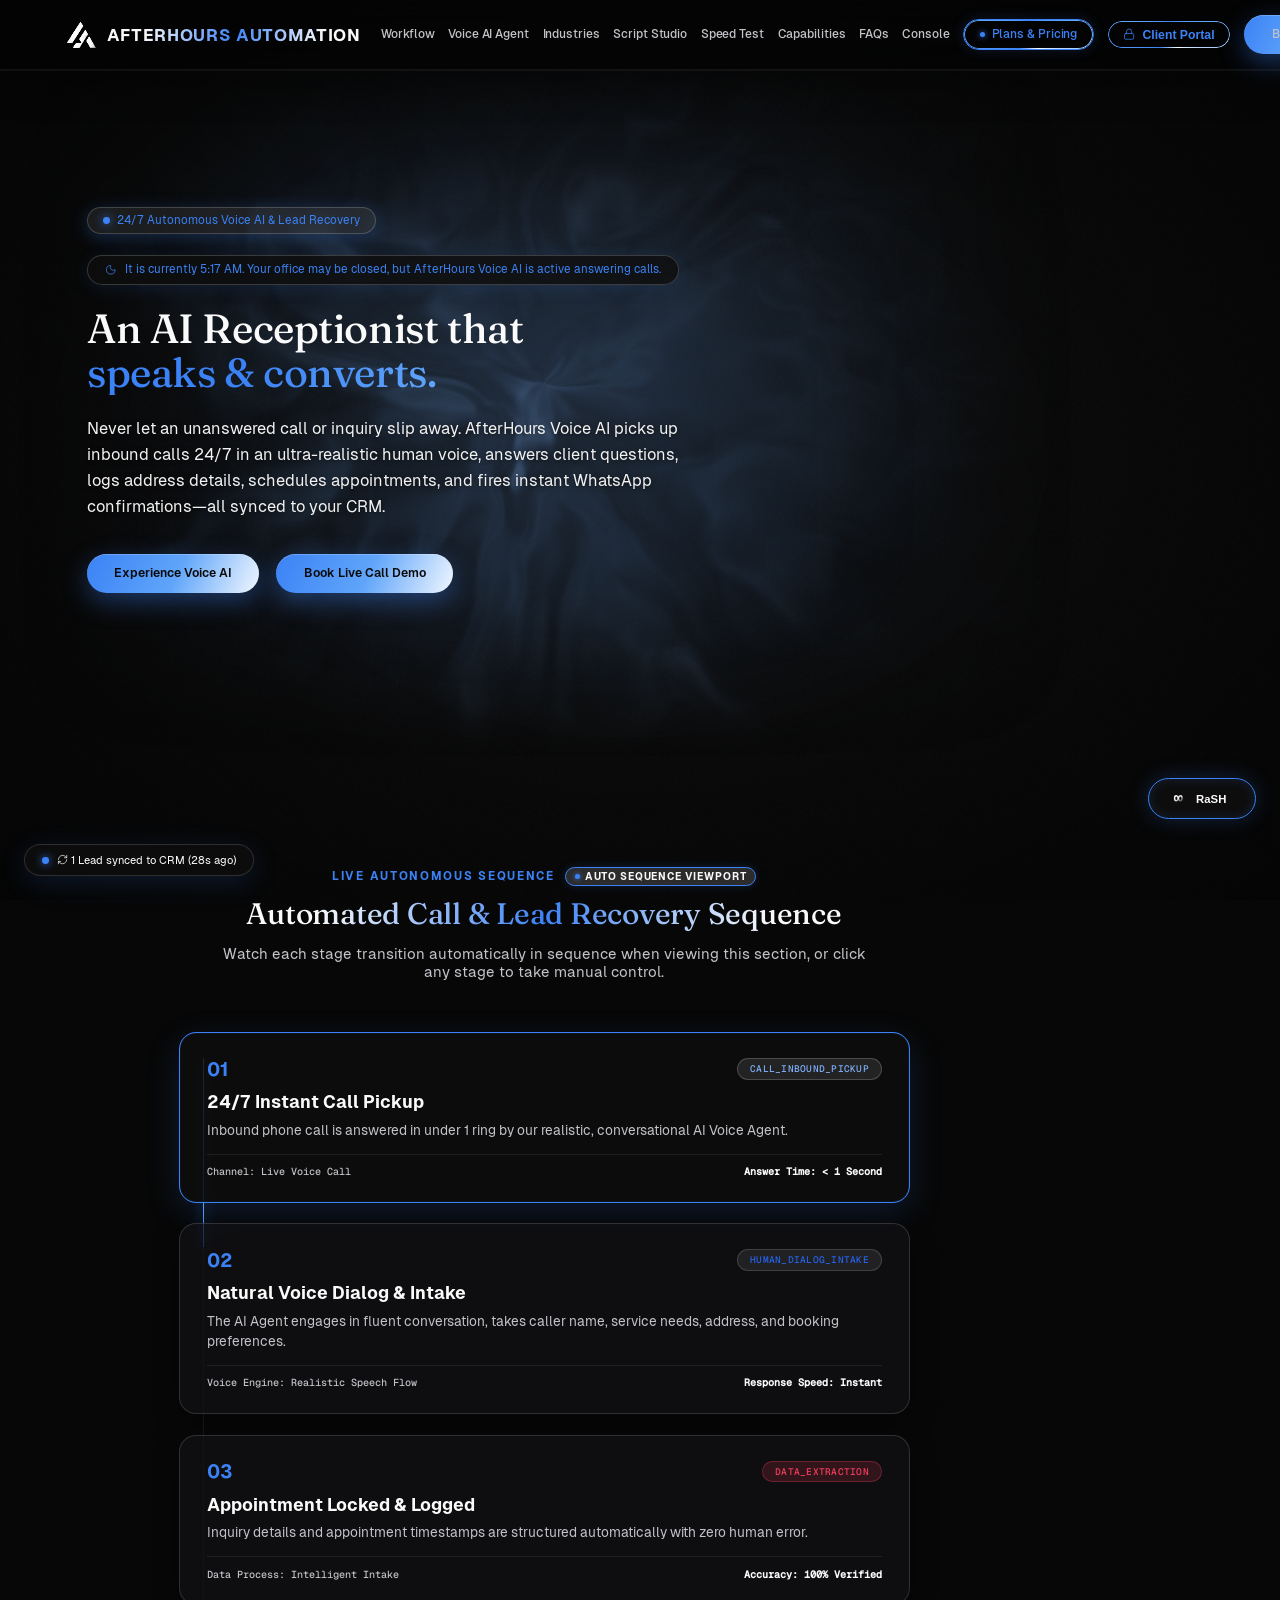
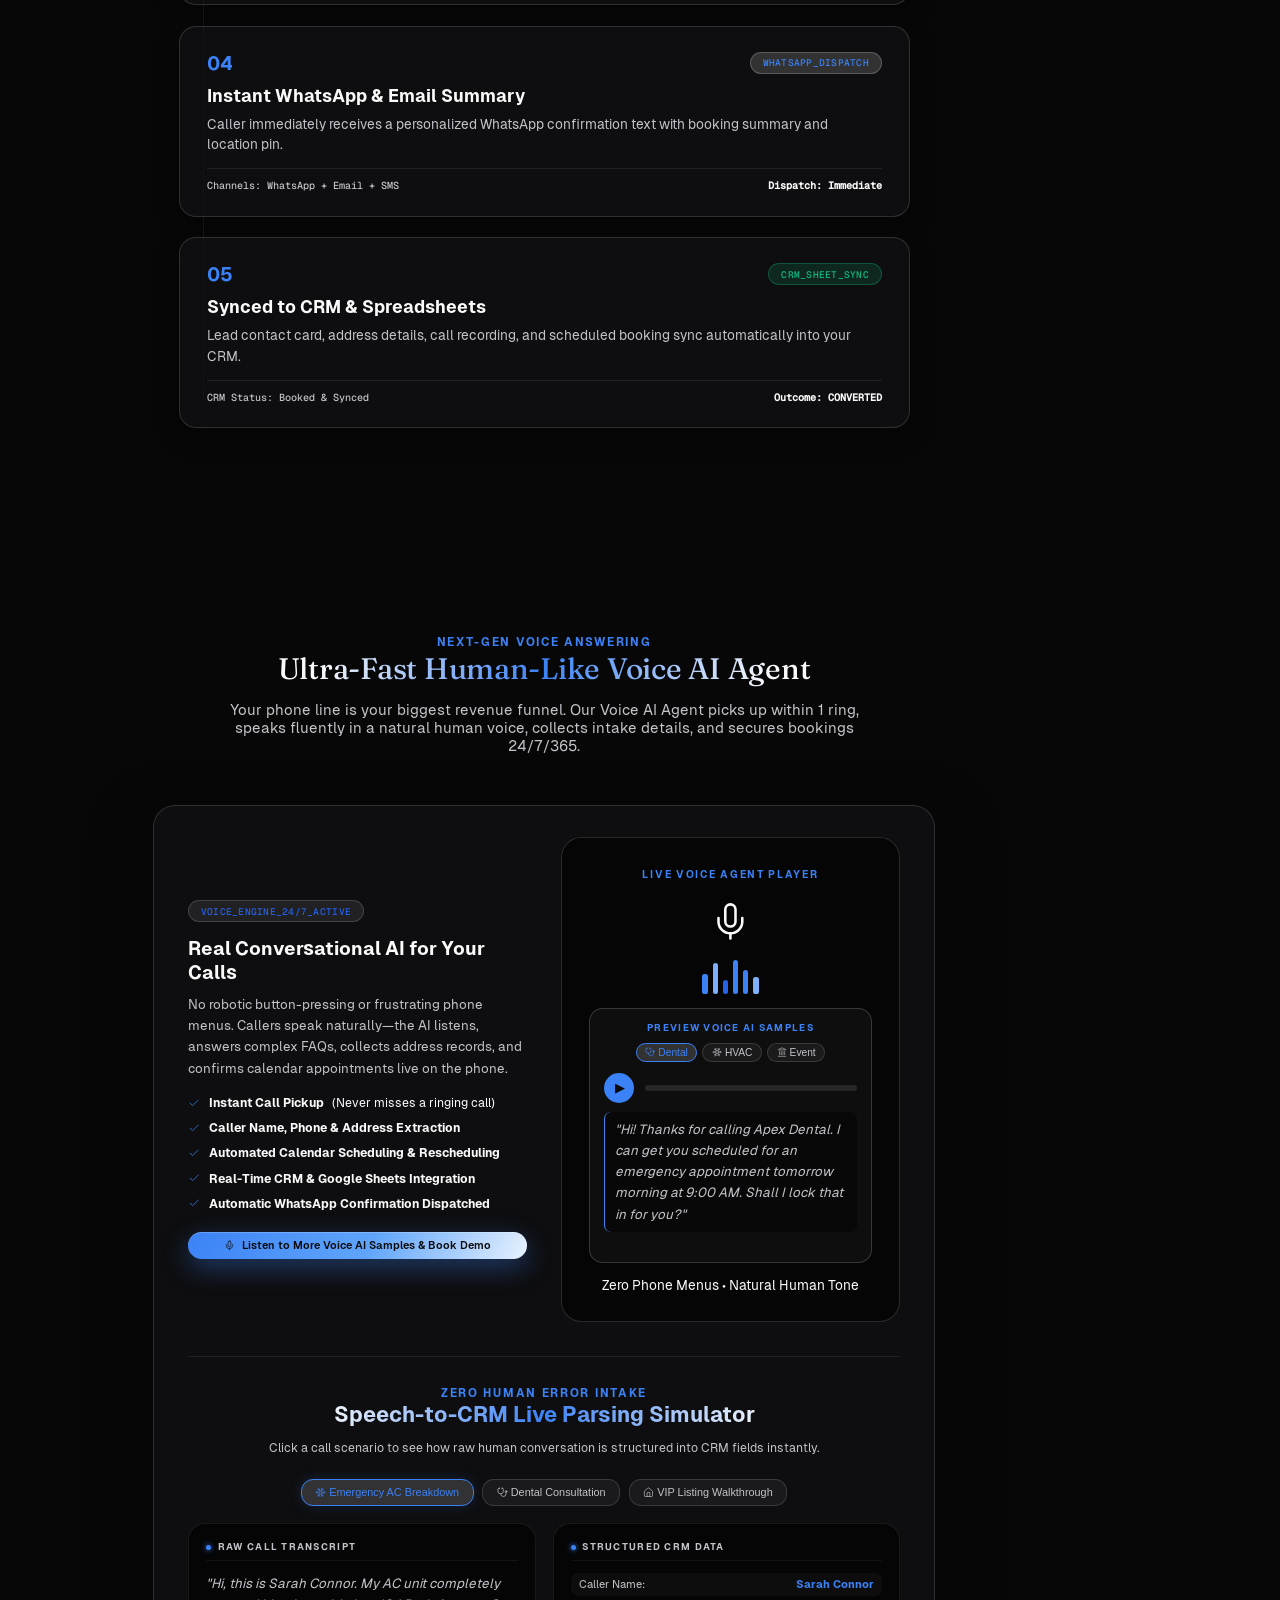
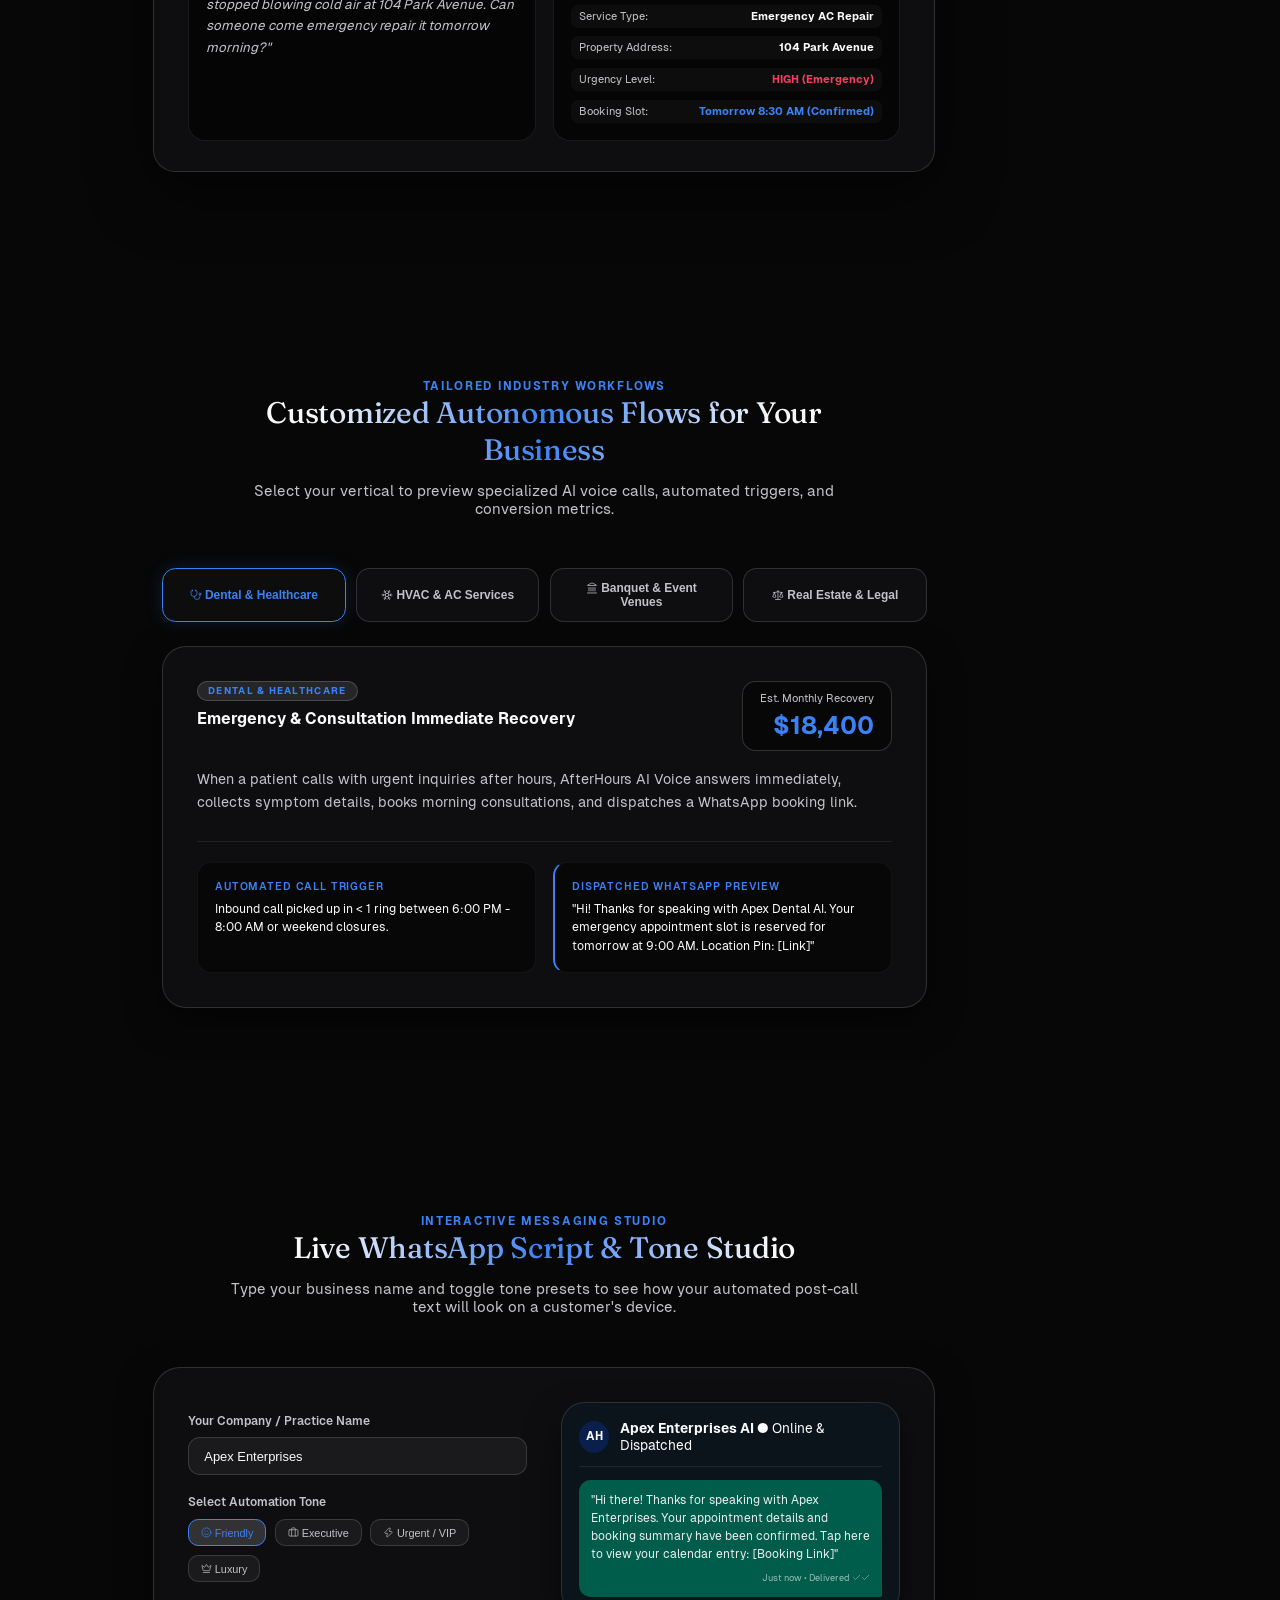
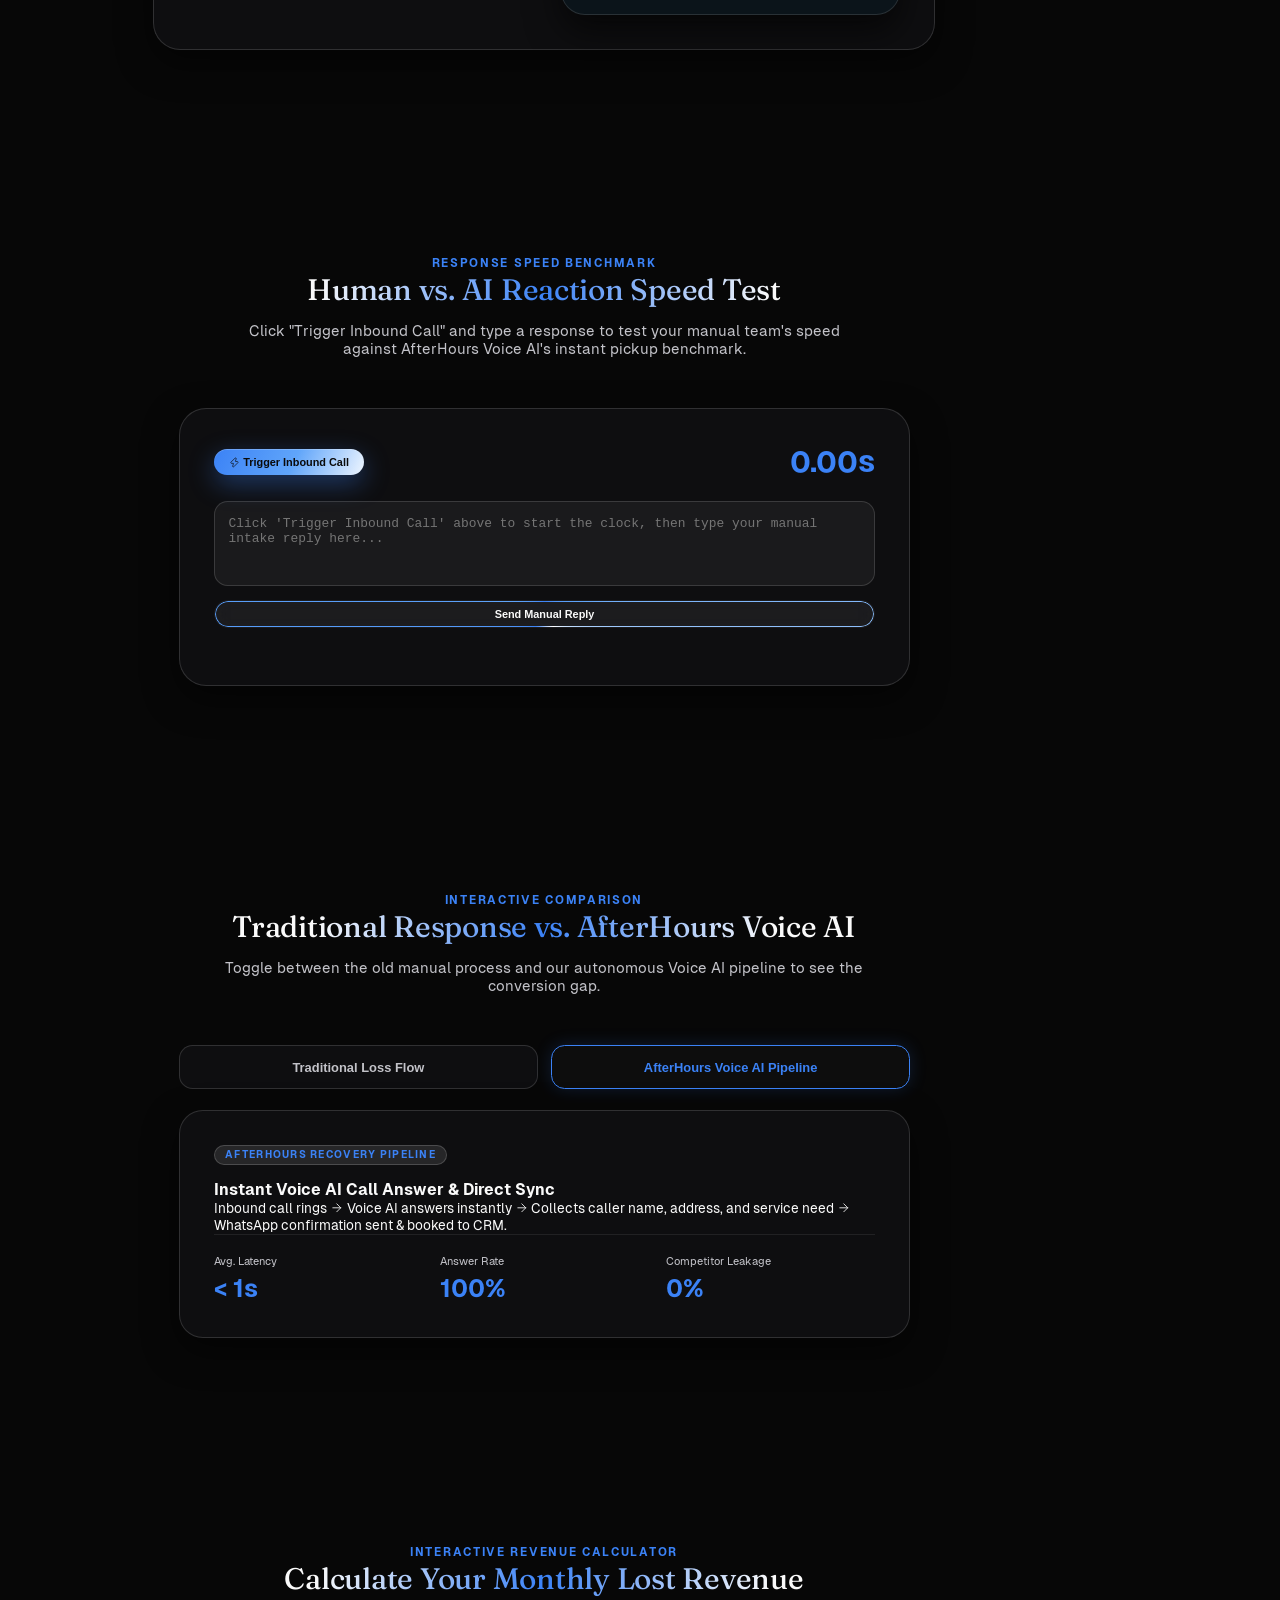
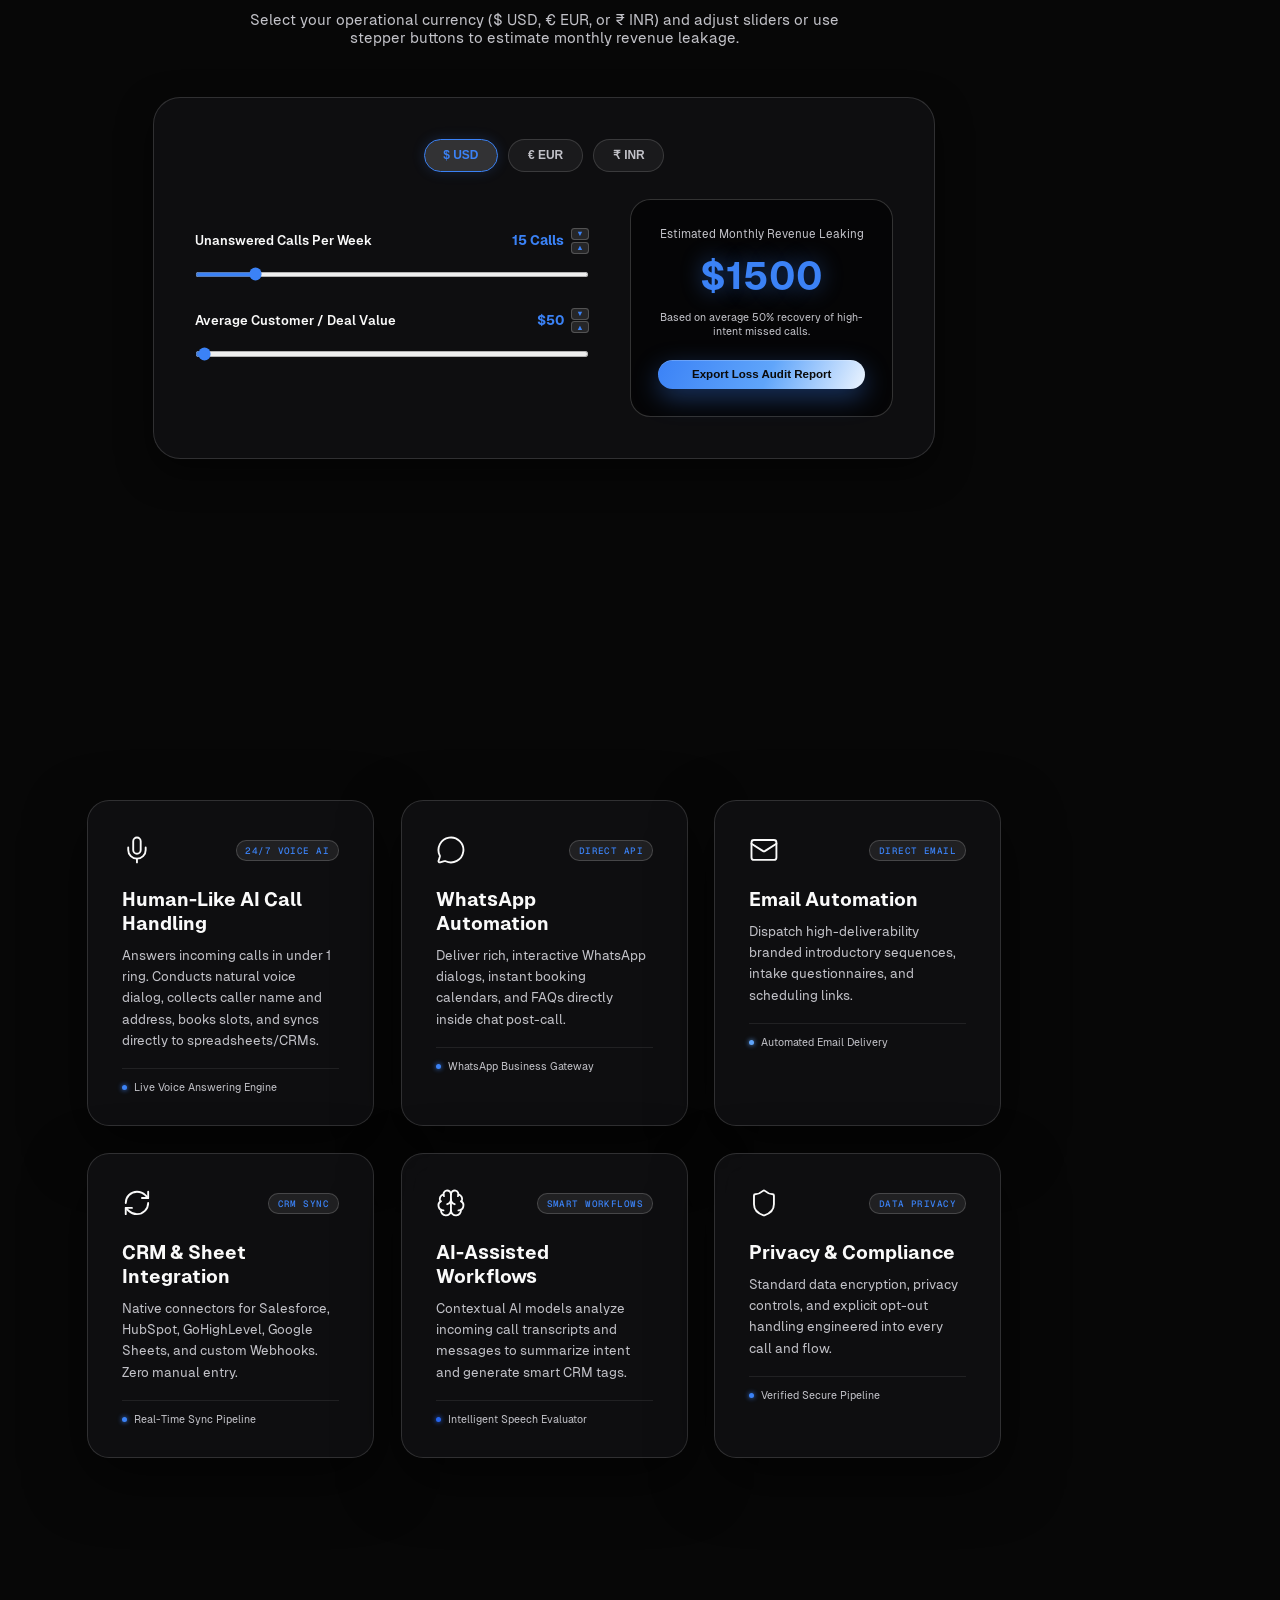
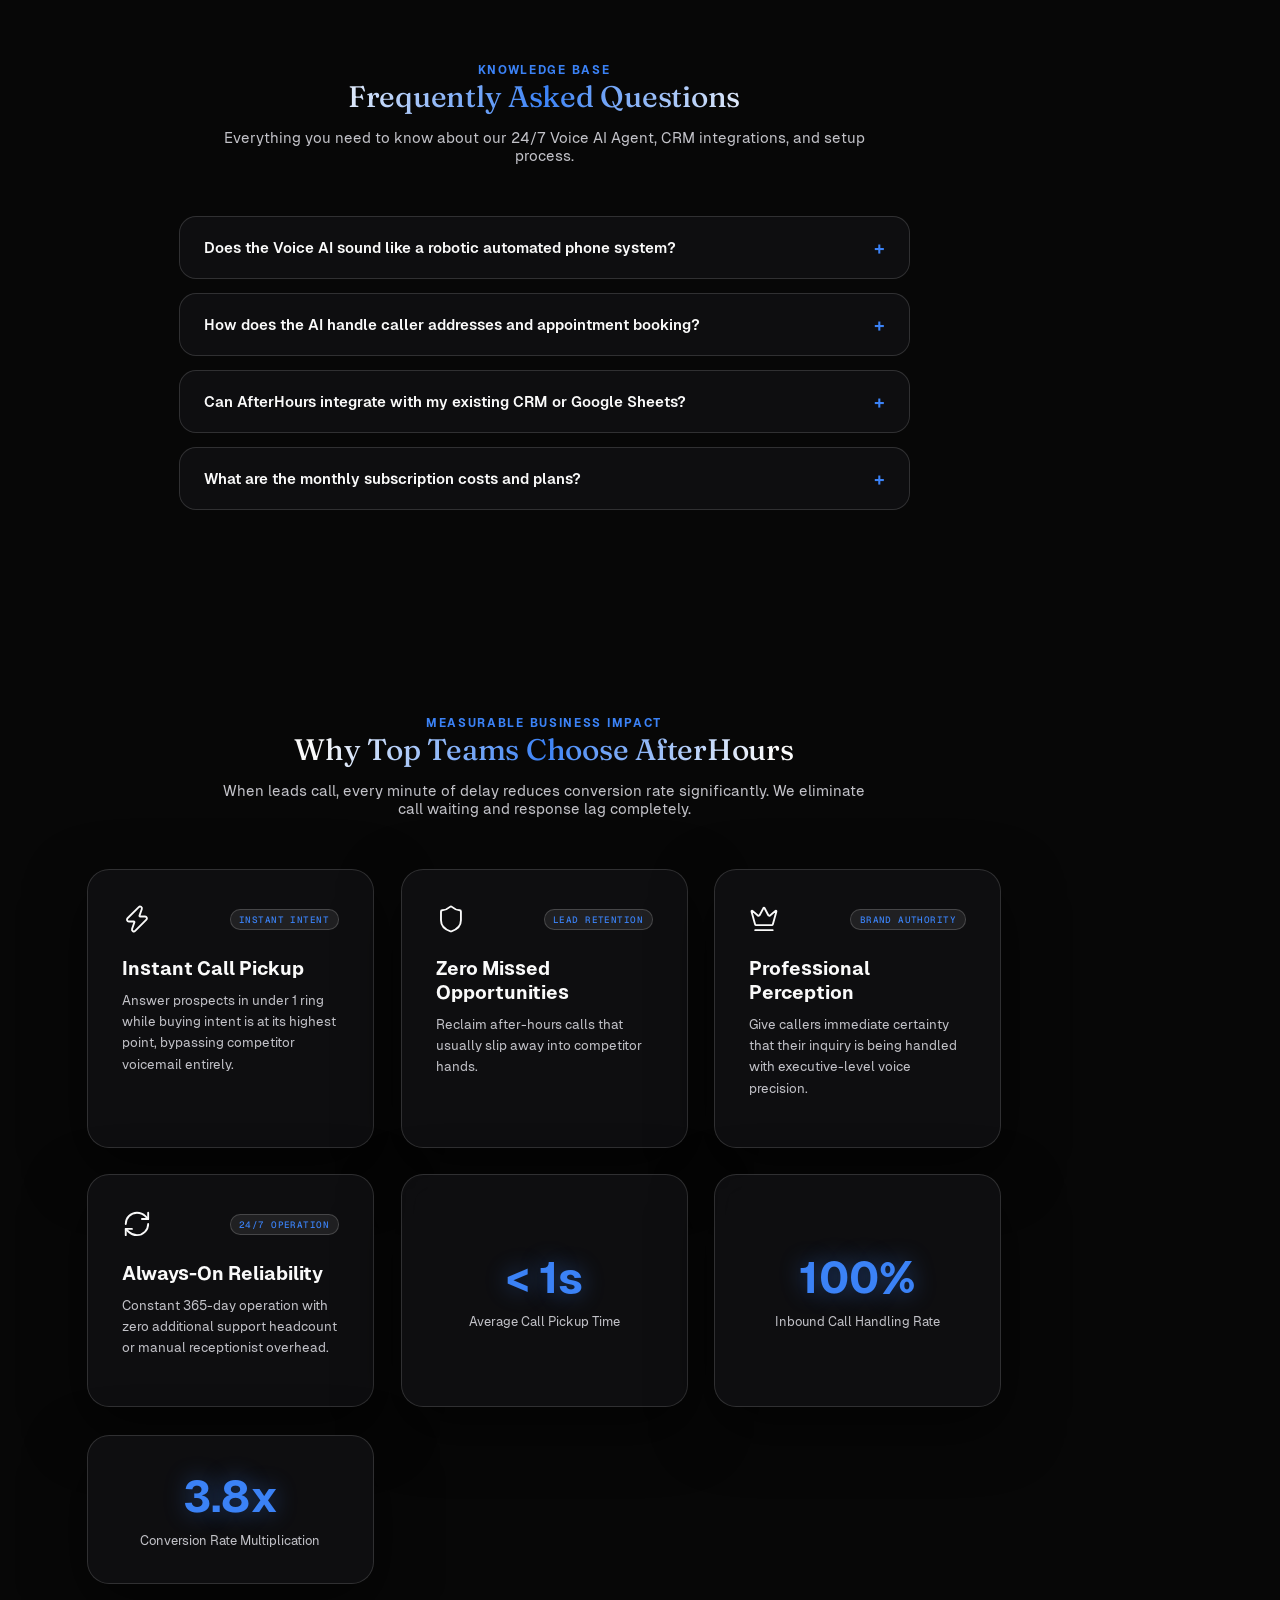
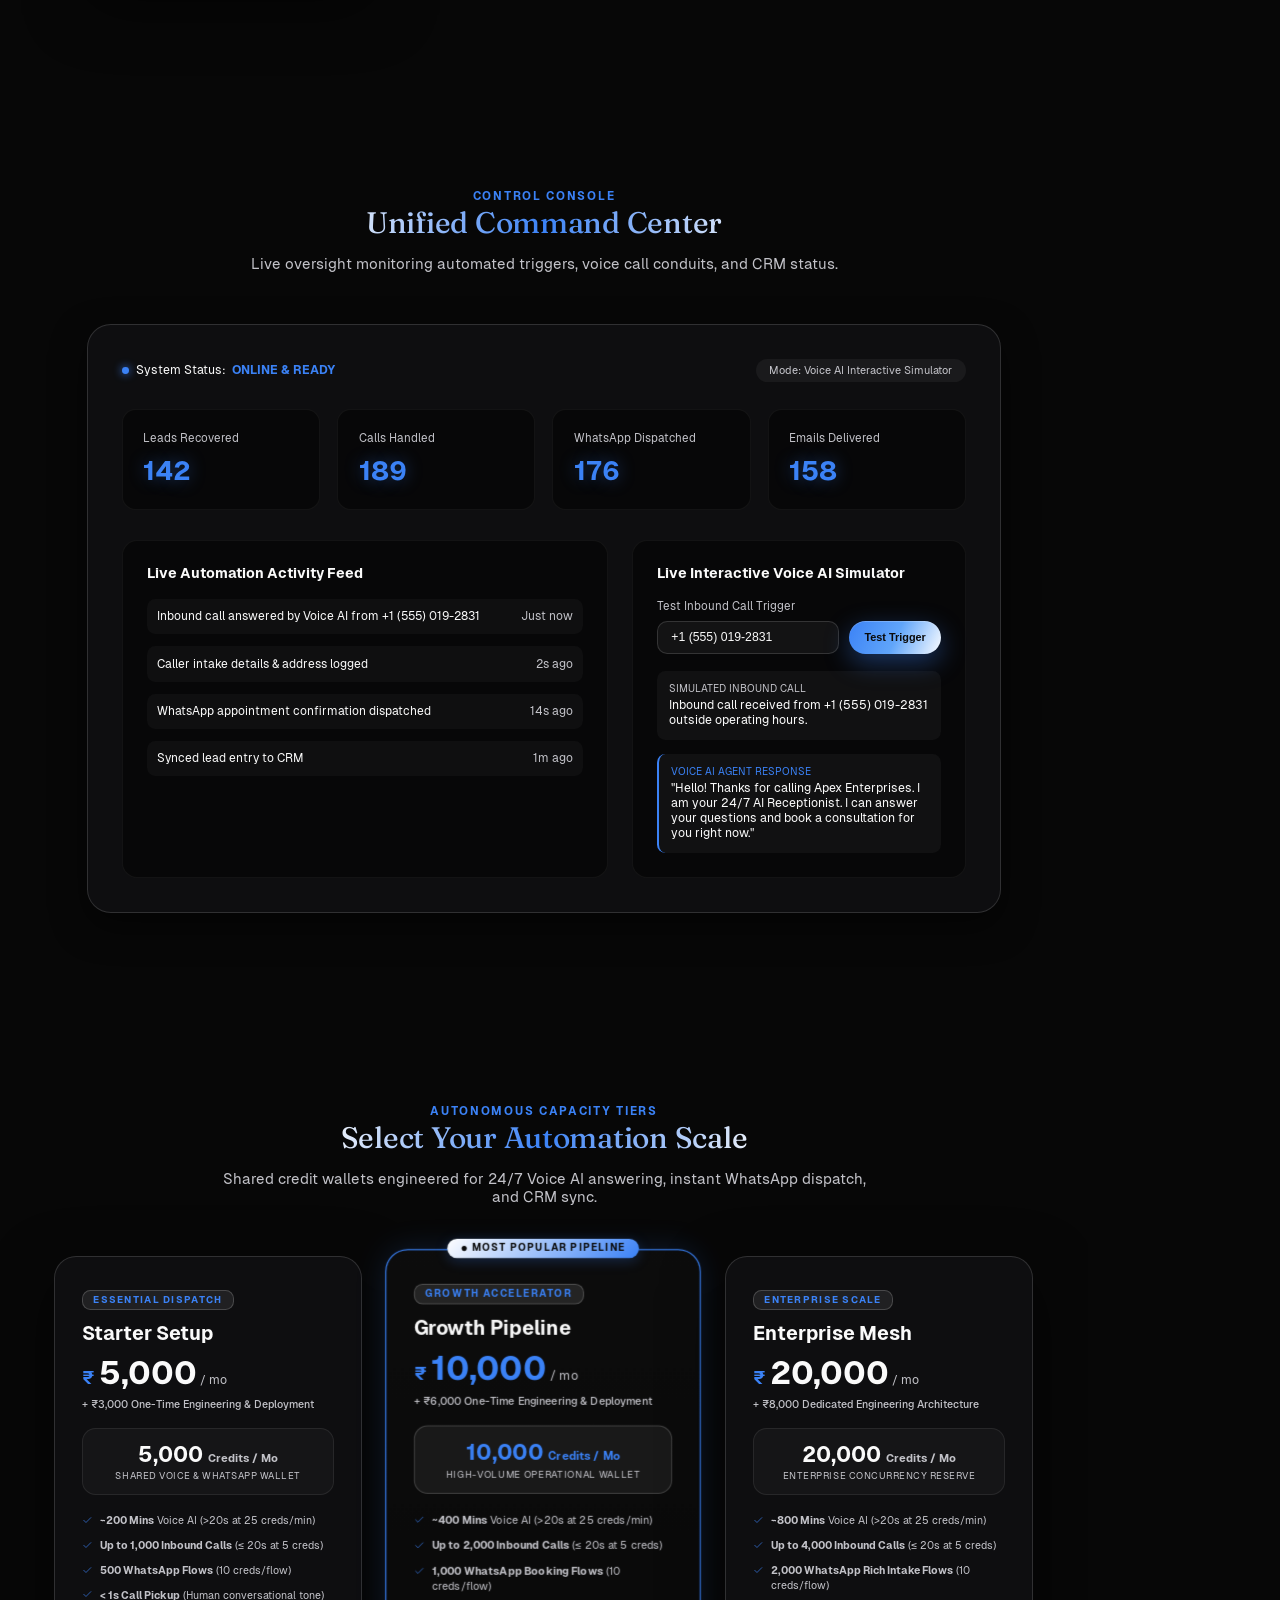
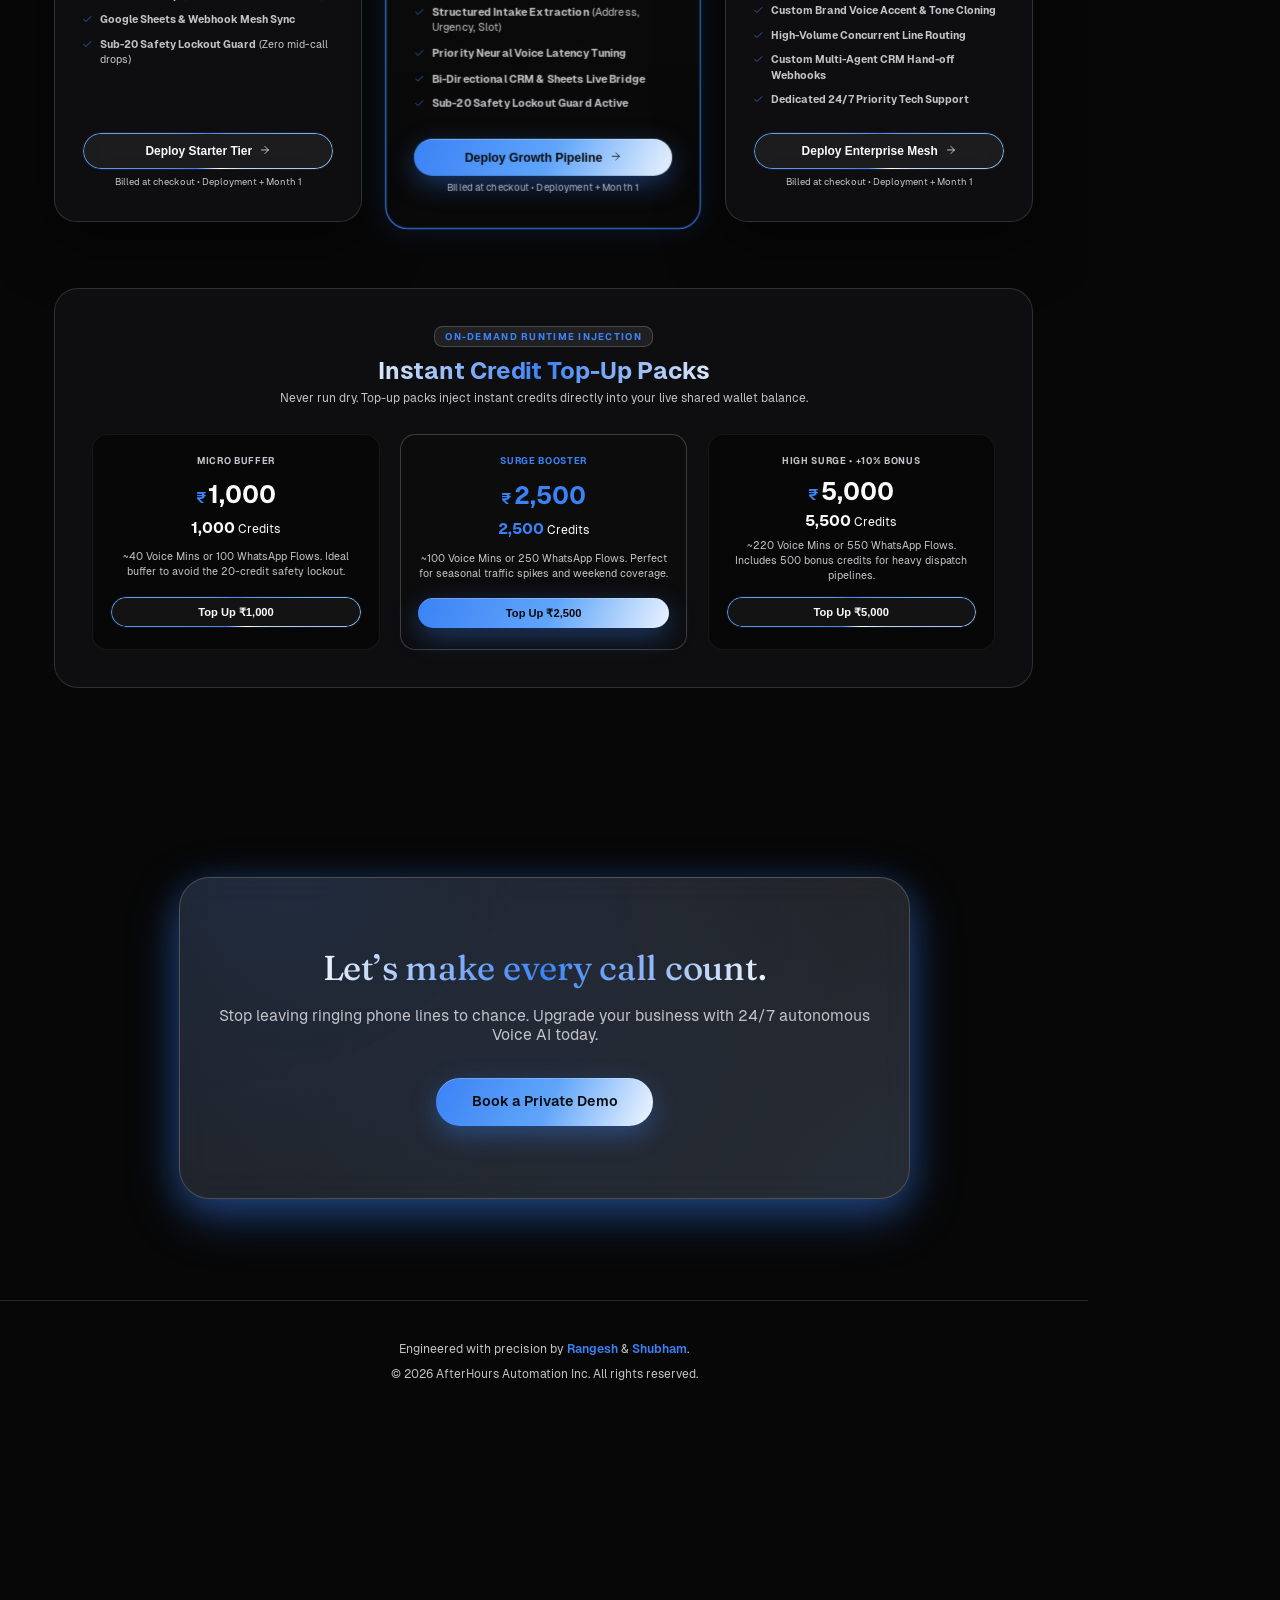
<file: dashboard.html>
<!DOCTYPE html>
<html lang="en">
<head>
  <meta charset="UTF-8" />
  <meta name="viewport" content="width=device-width, initial-scale=1.0" />
  <title>AfterHours Automation | Executive Client Console</title>
  <link rel="icon" type="image/svg+xml" href="data:image/svg+xml,%3Csvg xmlns='http://www.w3.org/2000/svg' viewBox='0 0 100 100'%3E%3Cdefs%3E%3ClinearGradient id='g' x1='0%25' y1='0%25' x2='100%25' y2='100%25'%3E%3Cstop offset='0%25' stop-color='%2300f0ff'/%3E%3Cstop offset='50%25' stop-color='%233b82f6'/%3E%3Cstop offset='100%25' stop-color='%23a855f7'/%3E%3C/linearGradient%3E%3C/defs%3E%3Crect width='100' height='100' rx='22' fill='%2302040a'/%3E%3Cpath d='M 30 50 C 30 32, 45 32, 50 50 C 55 68, 70 68, 70 50 C 70 32, 55 32, 50 50 C 45 68, 30 68, 30 50 Z' stroke='url(%23g)' stroke-width='8' stroke-linecap='round' stroke-linejoin='round' fill='none'/%3E%3Ccircle cx='50' cy='50' r='4' fill='%2300f0ff'/%3E%3C/svg%3E" />
  <link rel="stylesheet" href="styles.css" />
  <!-- Google Fonts -->
  <link rel="preconnect" href="https://fonts.googleapis.com">
  <link rel="preconnect" href="https://fonts.gstatic.com" crossorigin>
  <link href="https://fonts.googleapis.com/css2?family=Playfair+Display:ital,wght@0,500;0,600;0,700;1,400&family=Plus+Jakarta+Sans:wght@300;400;500;600;700&display=swap" rel="stylesheet">
  <style>
    /* In-Page Multi-Tab View Styles */
    .tab-view {
      display: none;
      animation: fadeInView 0.35s ease-in-out forwards;
    }
    .tab-view.active-view {
      display: block;
    }
    @keyframes fadeInView {
      from { opacity: 0; transform: translateY(6px); }
      to { opacity: 1; transform: translateY(0); }
    }
    .sidebar-menu .sidebar-item.active {
      background: rgba(197, 155, 39, 0.15);
      border-left: 3px solid #c59b27;
      color: #c59b27 !important;
    }
  </style>
</head>
<body class="dashboard-body luxury-marble-bg">

  <!-- Subtle Gold Ambient Highlight -->
  <div class="glow-orb luxury-gold-orb"></div>

  <!-- Royal Header -->
  <header class="navbar luxury-dash-nav">
    <div class="logo">
      <svg class="logo-knot-svg" viewBox="0 0 100 100" fill="none" xmlns="http://www.w3.org/2000/svg">
        <defs>
          <linearGradient id="luxury-knot-grad" x1="0%" y1="0%" x2="100%" y2="100%">
            <stop offset="0%" stop-color="#21150c" />
            <stop offset="50%" stop-color="#8c5319" />
            <stop offset="100%" stop-color="#c59b27" />
          </linearGradient>
        </defs>
        <path d="M 30 50 C 30 32, 45 32, 50 50 C 55 68, 70 68, 70 50 C 70 32, 55 32, 50 50 C 45 68, 30 68, 30 50 Z" 
              stroke="url(#luxury-knot-grad)" stroke-width="7" stroke-linecap="round" stroke-linejoin="round" />
        <circle cx="50" cy="50" r="4" fill="#c59b27" />
      </svg>
      <span class="logo-text luxury-brand-text">AFTERHOURS <span class="bronze-accent">EXECUTIVE</span></span>
    </div>

    <!-- User Controls with 3D Flipping Coin Badge -->
    <div class="dash-user-controls">
      <div class="luxury-coin-badge-container">
        <div class="ah-coin-scene">
          <div class="ah-coin">
            <div class="coin-face coin-front">A</div>
            <div class="coin-face coin-back">H</div>
          </div>
        </div>
        <div class="credit-badge-text">
          <strong id="nav-credit-balance">5,000</strong> <span>Credits</span>
        </div>
      </div>

      <div class="luxury-session-badge">
        <span class="bronze-dot"></span>
        <span id="user-display-email" class="luxury-email">admin@enterprise.com</span>
      </div>
      <button id="btn-logout" class="btn btn-luxury-outline btn-sm">Sign Out</button>
    </div>
  </header>

  <div class="dashboard-wrapper">
    <!-- Executive Sidebar -->
    <aside class="dash-sidebar luxury-sidebar">
      <nav class="sidebar-menu">
        <a href="#overview" data-tab="view-overview" class="sidebar-item active"><span class="nav-icon">⚡</span> Executive Overview</a>
        <a href="#logs" data-tab="view-logs" class="sidebar-item"><span class="nav-icon">📞</span> Intercepted Leads</a>
        <a href="#whatsapp" data-tab="view-whatsapp" class="sidebar-item"><span class="nav-icon">💬</span> WhatsApp Logs</a>
        <a href="#email" data-tab="view-email" class="sidebar-item"><span class="nav-icon">✉️</span> Email Sequences</a>
        <a href="#subscription" data-tab="view-subscription" class="sidebar-item"><span class="nav-icon">💎</span> Manage Subscription</a>
        <a href="#integrations" data-tab="view-integrations" class="sidebar-item"><span class="nav-icon">⚙️</span> Mesh Connectors</a>
      </nav>
      
      <div class="sidebar-footer-card luxury-footer-card">
        <span class="luxury-badge" id="sub-sidebar-badge">ENTERPRISE TIER</span>
        <p id="sub-sidebar-days">242 Days Remaining</p>
      </div>
    </aside>

    <!-- Main Content Workspace -->
    <main class="dash-main-content">
      <div class="dash-header-row">
        <div>
          <span class="luxury-tag">PRIVATE EXECUTIVE CONSOLE</span>
          <h2 class="luxury-title" id="view-title">Autonomous Lead Portfolio</h2>
        </div>
        <div class="status-chip-luxury">
          <span class="live-dot-bronze"></span> SYSTEM STATUS: ACTIVE
        </div>
      </div>

      <!-- ==================== TAB 1: EXECUTIVE OVERVIEW ==================== -->
      <div id="view-overview" class="tab-view active-view">
        <!-- Metric Tiles Grid -->
        <div class="dash-metrics" style="grid-template-columns: repeat(auto-fit, minmax(200px, 1fr));">
          <div class="metric-card luxury-card credit-balance-card">
            <div style="display: flex; justify-content: space-between; align-items: center; margin-bottom: 8px;">
              <span class="m-label" style="margin-bottom: 0;">AH Available Credits</span>
              <div class="ah-coin-scene" style="width: 26px; height: 26px;">
                <div class="ah-coin">
                  <div class="coin-face coin-front" style="font-size: 0.85rem;">A</div>
                  <div class="coin-face coin-back" style="font-size: 0.85rem;">H</div>
                </div>
              </div>
            </div>
            <span class="m-value text-espresso count-up" id="metric-credit-balance" data-value="5000">5000</span>
            <span class="m-sub text-bronze" id="credit-status-badge">● Real-Time Deduction Active</span>
          </div>
          <div class="metric-card luxury-card">
            <span class="m-label">Leads Recovered</span>
            <span class="m-value text-espresso count-up" data-value="142">0</span>
            <span class="m-sub text-bronze" id="monthly-yield-badge">▲ +18.4% Monthly Yield</span>
          </div>
          <div class="metric-card luxury-card">
            <span class="m-label">Inquiries Intercepted</span>
            <span class="m-value count-up" data-value="189">0</span>
            <span class="m-sub text-espresso" id="response-rate-badge">100% Sub-Second Response</span>
          </div>
          <div class="metric-card luxury-card">
            <span class="m-label">WhatsApp Dispatched</span>
            <span class="m-value count-up" data-value="176">0</span>
            <span class="m-sub text-bronze" id="engagement-rate-badge">98.2% Direct Engagement</span>
          </div>
          <div class="metric-card luxury-card">
            <span class="m-label">Pipeline Value Protected</span>
            <span class="m-value text-espresso count-up" data-value="28400" data-prefix="$" data-decimals="0">$0</span>
            <span class="m-sub text-bronze">Estimated Portfolio Revenue</span>
          </div>
        </div>

        <!-- Main Activity Split -->
        <div class="dash-main-split">
          <!-- Live Lead Stream Table -->
          <div class="dash-panel luxury-panel">
            <div class="panel-header-flex">
              <h4 class="luxury-panel-title">Recent Intercept Stream</h4>
              <span class="hud-code-luxury">CHANNEL: LIVE MULTI-ROUTE</span>
            </div>
            <div class="table-container">
              <table class="dash-table luxury-table">
                <thead>
                  <tr>
                    <th>Lead Contact ID</th>
                    <th>Intercept Time</th>
                    <th>Dispatched Channels</th>
                    <th>Outcome</th>
                  </tr>
                </thead>
                <tbody id="intercept-log-tbody">
                  <!-- Dynamic Supabase/Backend rows render here -->
                </tbody>
              </table>
            </div>
          </div>

          <!-- Integration Connectors Preview -->
          <div class="dash-panel luxury-panel">
            <div class="panel-header-flex">
              <h4 class="luxury-panel-title">Active Mesh Connections</h4>
              <span class="hud-code-luxury">SECURITY: VERIFIED BRIDGE</span>
            </div>
            <div class="integration-list">
              <div class="integ-item luxury-integ">
                <div class="integ-info">
                  <strong class="text-espresso">Live Voice Listener Gateway</strong>
                  <span>Sub-Second Response Pipeline</span>
                </div>
                <span class="status-pill state-secured-luxury">ACTIVE</span>
              </div>
              <div class="integ-item luxury-integ">
                <div class="integ-info">
                  <strong class="text-espresso">WhatsApp Business API</strong>
                  <span>Direct Interactive Message Bridge</span>
                </div>
                <span class="status-pill state-secured-luxury">ACTIVE</span>
              </div>
              <div class="integ-item luxury-integ">
                <div class="integ-info">
                  <strong class="text-espresso">Salesforce / HubSpot CRM</strong>
                  <span>Real-Time Webhook Pipeline</span>
                </div>
                <span class="status-pill state-secured-luxury">SYNC ON</span>
              </div>
            </div>
          </div>
        </div>
      </div>

      <!-- ==================== TAB 2: INTERCEPTED LEADS (CALLS) ==================== -->
      <div id="view-logs" class="tab-view">
        <div class="dash-panel luxury-panel">
          <div class="panel-header-flex">
            <div>
              <h4 class="luxury-panel-title-large">Voice AI Call Intercept Logs</h4>
              <p class="sub-card-desc">Detailed breakdown of inbound calls intercepted and converted by Voice AI.</p>
            </div>
            <span class="hud-code-luxury">CHANNEL: VOICE_CALL_STREAM</span>
          </div>
          <div class="table-container" style="margin-top: 20px;">
            <table class="dash-table luxury-table">
              <thead>
                <tr>
                  <th>Caller ID / Number</th>
                  <th>Call Duration</th>
                  <th>Call Summary / Intake</th>
                  <th>Time Intercepted</th>
                  <th>Call Status</th>
                </tr>
              </thead>
              <tbody id="voice-logs-tbody">
                <tr>
                  <td><strong>+1 (555) 234-8901</strong></td>
                  <td>1m 42s</td>
                  <td>Requested emergency AC repair service for tomorrow morning.</td>
                  <td>12 mins ago</td>
                  <td><span class="status-pill state-secured-luxury">BOOKED</span></td>
                </tr>
                <tr>
                  <td><strong>+1 (555) 876-1122</strong></td>
                  <td>2m 15s</td>
                  <td>Inquired about dental emergency slot; booked 9:00 AM.</td>
                  <td>45 mins ago</td>
                  <td><span class="status-pill state-secured-luxury">CONFIRMED</span></td>
                </tr>
                <tr>
                  <td><strong>+1 (555) 901-4433</strong></td>
                  <td>0m 58s</td>
                  <td>Asked for banquet hall tour dates & luxury pricing PDF.</td>
                  <td>2 hours ago</td>
                  <td><span class="status-pill state-sent-luxury">INFO SENT</span></td>
                </tr>
              </tbody>
            </table>
          </div>
        </div>
      </div>

      <!-- ==================== TAB 3: WHATSAPP LOGS ==================== -->
      <div id="view-whatsapp" class="tab-view">
        <div class="dash-panel luxury-panel">
          <div class="panel-header-flex">
            <div>
              <h4 class="luxury-panel-title-large">WhatsApp Interactive Dispatch Logs</h4>
              <p class="sub-card-desc">Real-time confirmation dispatches & automated interactive messages sent to callers.</p>
            </div>
            <span class="hud-code-luxury">GATEWAY: WA_BUSINESS_DIRECT</span>
          </div>
          <div class="table-container" style="margin-top: 20px;">
            <table class="dash-table luxury-table">
              <thead>
                <tr>
                  <th>Recipient Phone</th>
                  <th>Message Template Dispatched</th>
                  <th>Initial Dispatch Time</th>
                  <th>Last Message Time</th>
                </tr>
              </thead>
              <tbody id="whatsapp-logs-tbody">
                <tr>
                  <td><strong>+1 (555) 234-8901</strong></td>
                  <td>"Appointment Booking Confirmation & Location Pin"</td>
                  <td>11 mins ago</td>
                  <td>2 mins ago</td>
                </tr>
                <tr>
                  <td><strong>+1 (555) 876-1122</strong></td>
                  <td>"Emergency Consultation Slot Reserved - Apex Dental"</td>
                  <td>44 mins ago</td>
                  <td>15 mins ago</td>
                </tr>
                <tr>
                  <td><strong>+1 (555) 901-4433</strong></td>
                  <td>"Grand Palace Banquets Digital Brochure & Viewing Tour"</td>
                  <td>2 hours ago</td>
                  <td>1 hour ago</td>
                </tr>
              </tbody>
            </table>
          </div>
        </div>
      </div>

      <!-- ==================== TAB 4: EMAIL SEQUENCES ==================== -->
      <div id="view-email" class="tab-view">
        <div class="dash-panel luxury-panel">
          <div class="panel-header-flex">
            <div>
              <h4 class="luxury-panel-title-large">Automated Email Sequence Logs</h4>
              <p class="sub-card-desc">Follow-up confirmations, PDF estimates, and intake summary reports sent to leads.</p>
            </div>
            <span class="hud-code-luxury">SERVER: EMAIL_AUTOMATION_RELAY</span>
          </div>
          <div class="table-container" style="margin-top: 20px;">
            <table class="dash-table luxury-table">
              <thead>
                <tr>
                  <th>Recipient Email</th>
                  <th>Sequence Subject</th>
                  <th>Sequence Type</th>
                  <th>Time Dispatched</th>
                </tr>
              </thead>
              <tbody id="email-logs-tbody">
                <tr>
                  <td><strong>sarah.connor@domain.com</strong></td>
                  <td>Your Emergency Repair Ticket & Technician Dispatch</td>
                  <td><span class="status-pill state-secured-luxury">Confirmation Mail</span></td>
                  <td>10 mins ago</td>
                </tr>
                <tr>
                  <td><strong>m.chang@healthmail.com</strong></td>
                  <td>Emergency Dental Appointment Confirmation - Tomorrow 9:00 AM</td>
                  <td><span class="status-pill state-sent-luxury">Rescheduling Mail</span></td>
                  <td>42 mins ago</td>
                </tr>
                <tr>
                  <td><strong>elena.rostova@vipbuyers.com</strong></td>
                  <td>VIP Penthouse Private Walkthrough Confirmation</td>
                  <td><span class="status-pill state-active-luxury">Informational Mail</span></td>
                  <td>1 hour ago</td>
                </tr>
              </tbody>
            </table>
          </div>
        </div>
      </div>

      <!-- ==================== TAB 5: MANAGE SUBSCRIPTION ==================== -->
      <div id="view-subscription" class="tab-view">
        <div class="dash-panel luxury-panel subscription-panel">
          <div class="panel-header-flex">
            <div>
              <h4 class="luxury-panel-title-large">Subscription &amp; Tier Oversight</h4>
              <p class="sub-card-desc">Active Allocation: <strong class="text-espresso" id="sub-plan">Enterprise Multi-Route Plan</strong></p>
            </div>
            <button class="btn btn-luxury-outline btn-sm" onclick="alert('Redirecting to secure billing portal...');">Manage Plan &amp; Invoices</button>
          </div>
          <div class="sub-details-grid" style="margin-top:20px;">
            <div class="sub-stat">
              <span class="sub-label">Billing Cycle</span>
              <strong class="sub-val" id="sub-cycle">Annual Enterprise</strong>
            </div>
            <div class="sub-stat">
              <span class="sub-label">Time Remaining</span>
              <strong class="sub-val text-bronze" id="sub-days">242 Days Remaining</strong>
            </div>
            <div class="sub-stat">
              <span class="sub-label">Next Renewal Date</span>
              <strong class="sub-val" id="sub-renewal">April 12, 2027</strong>
            </div>
            <div class="sub-stat">
              <span class="sub-label">Active Capacity</span>
              <strong class="sub-val" id="sub-capacity">Unlimited Multi-Channel Routes</strong>
            </div>
          </div>
        </div>
        <!-- Instant Credit Top-Up Module -->
        <div class="dash-panel luxury-panel dash-topup-panel">
          <div class="panel-header-flex">
            <div>
              <h4 class="luxury-panel-title-large">Refill Credit Reserve</h4>
              <p class="sub-card-desc">Inject instant credits directly to keep your account safely above the 20-credit lockout threshold.</p>
            </div>
            <span class="hud-code-luxury">WALLET: ATOMIC_TOPUP</span>
          </div>

          <div class="dash-topup-grid">
            
            <!-- Pack 1 -->
            <div class="dash-topup-card">
              <div class="dash-topup-card-body">
                <span class="dash-topup-badge">MICRO BUFFER</span>
                <div class="dash-topup-price">₹1,000</div>
                <div class="dash-topup-credits">+1,000 Credits</div>
                <p class="dash-topup-desc">~40 Voice Mins or 100 WhatsApp Flows</p>
              </div>
              <button class="btn btn-luxury-outline btn-sm dash-topup-btn" data-sku="topup_1k" data-base="1000">
                Top Up ₹1,000
              </button>
            </div>

            <!-- Pack 2 -->
            <div class="dash-topup-card featured">
              <div class="dash-topup-card-body">
                <span class="dash-topup-badge gold">SURGE BOOSTER ★</span>
                <div class="dash-topup-price gold">₹2,500</div>
                <div class="dash-topup-credits gold">+2,500 Credits</div>
                <p class="dash-topup-desc">~100 Voice Mins or 250 WhatsApp Flows</p>
              </div>
              <button class="btn btn-luxury-outline btn-sm dash-topup-btn featured-btn" data-sku="topup_2k5" data-base="2500">
                Top Up ₹2,500
              </button>
            </div>

            <!-- Pack 3 -->
            <div class="dash-topup-card">
              <div class="dash-topup-card-body">
                <span class="dash-topup-badge">HIGH SURGE • +10% BONUS</span>
                <div class="dash-topup-price">₹5,000</div>
                <div class="dash-topup-credits">+5,500 Credits</div>
                <p class="dash-topup-desc">~220 Voice Mins or 550 WhatsApp Flows</p>
              </div>
              <button class="btn btn-luxury-outline btn-sm dash-topup-btn" data-sku="topup_5k" data-base="5000">
                Top Up ₹5,000
              </button>
            </div>

          </div>
        </div>
        <!-- Credits Passbook Transaction History -->
        <div class="dash-panel luxury-panel" style="margin-top: 24px;">
          <div class="panel-header-flex">
            <div>
              <h4 class="luxury-panel-title-large">Credit Deduction Passbook</h4>
              <p class="sub-card-desc">Real-time ledger of Voice AI and WhatsApp credits consumed.</p>
            </div>
            <span class="hud-code-luxury">PASSBOOK: ATOMIC_LEDGER</span>
          </div>
          <div class="table-container" style="margin-top: 16px;">
            <table class="dash-table luxury-table">
              <thead>
                <tr>
                  <th>Timestamp</th>
                  <th>Activity Type</th>
                  <th>Description</th>
                  <th>Credits Deducted</th>
                </tr>
              </thead>
              <tbody id="credits-ledger-tbody">
                <tr>
                  <td colspan="4" style="text-align: center; color: #8c5319; padding: 18px;">
                    <em>Loading credit history...</em>
                  </td>
                </tr>
              </tbody>
            </table>
          </div>
        </div>
      </div>

      <!-- ==================== TAB 6: MESH CONNECTORS ==================== -->
      <div id="view-integrations" class="tab-view">
        <div class="dash-panel luxury-panel">
          <div class="panel-header-flex">
            <div>
              <h4 class="luxury-panel-title-large">Integration Mesh Connectors</h4>
              <p class="sub-card-desc">Live pipeline links connecting Voice AI to your CRM, Webhooks, and Spreadsheets.</p>
            </div>
            <span class="hud-code-luxury">SECURITY: ENCRYPTED TRANSIT</span>
          </div>
          <div class="integration-list" style="margin-top: 20px;">
            <div class="integ-item luxury-integ">
              <div class="integ-info">
                <strong class="text-espresso">Live Voice Listener Gateway</strong>
                <span>Sub-Second Response Pipeline</span>
              </div>
              <span class="status-pill state-secured-luxury">ACTIVE</span>
            </div>
            <div class="integ-item luxury-integ">
              <div class="integ-info">
                <strong class="text-espresso">WhatsApp Business API</strong>
                <span>Direct Interactive Message Bridge</span>
              </div>
              <span class="status-pill state-secured-luxury">ACTIVE</span>
            </div>
            <div class="integ-item luxury-integ">
              <div class="integ-info">
                <strong class="text-espresso">Salesforce / HubSpot CRM</strong>
                <span>Real-Time Webhook Pipeline</span>
              </div>
              <span class="status-pill state-secured-luxury">SYNC ON</span>
            </div>
            <div class="integ-item luxury-integ">
              <div class="integ-info">
                <strong class="text-espresso">Google Sheets Automation Bridge</strong>
                <span>Live Row Ingestion Connector</span>
              </div>
              <span class="status-pill state-secured-luxury">CONNECTED</span>
            </div>
          </div>
        </div>
      </div>

    </main>
  </div>

  <script>
    document.addEventListener('DOMContentLoaded', () => {
      const sessionData = JSON.parse(localStorage.getItem('afterhours_session') || '{}');
      const token = localStorage.getItem('token') || sessionData.token;
      const emailDisplay = document.getElementById('user-display-email');

      // Verify JWT authentication existence
      if (!sessionData.authenticated || !token) {
        alert("Access Denied. Please log in.");
        localStorage.removeItem('afterhours_session');
        localStorage.removeItem('token');
        localStorage.removeItem('userEmail');
        window.location.href = 'index.html';
        return;
      }

      if (sessionData && sessionData.email) {
        emailDisplay.textContent = sessionData.email;
      }

      document.getElementById('btn-logout').addEventListener('click', () => {
        localStorage.removeItem('afterhours_session');
        window.location.href = 'index.html';
      });

      // ================= IN-PAGE MULTI-TAB SWITCHING LOGIC =================
      const sidebarLinks = document.querySelectorAll('.sidebar-menu .sidebar-item');
      const tabViews = document.querySelectorAll('.tab-view');
      const viewTitle = document.getElementById('view-title');

      const titleMap = {
        'view-overview': 'Autonomous Lead Portfolio',
        'view-logs': 'Voice AI Intercepted Leads',
        'view-whatsapp': 'WhatsApp Dispatch Logs',
        'view-email': 'Automated Email Sequences',
        'view-subscription': 'Subscription & Tier Oversight',
        'view-integrations': 'Mesh Connector Integrations'
      };

      sidebarLinks.forEach(link => {
        link.addEventListener('click', (e) => {
          e.preventDefault();
          const targetTabId = link.getAttribute('data-tab');

          if (!targetTabId) return;

          sidebarLinks.forEach(l => l.classList.remove('active'));
          link.classList.add('active');

          tabViews.forEach(view => {
            if (view.id === targetTabId) {
              view.classList.add('active-view');
            } else {
              view.classList.remove('active-view');
            }
          });

          if (viewTitle && titleMap[targetTabId]) {
            viewTitle.textContent = titleMap[targetTabId];
          }
        });
      });

      // Dynamic Counter Animation
      const counters = document.querySelectorAll('.count-up');
      counters.forEach(counter => {
        const target = parseFloat(counter.dataset.value);
        const prefix = counter.dataset.prefix || '';
        const suffix = counter.dataset.suffix || '';
        const decimals = parseInt(counter.dataset.decimals || '0', 10);
        const duration = 1800;
        const startTime = performance.now();

        function updateCount(currentTime) {
          const elapsed = currentTime - startTime;
          const progress = Math.min(elapsed / duration, 1);
          
          const easeProgress = 1 - Math.pow(1 - progress, 4);
          const currentValue = (easeProgress * target).toFixed(decimals);

          counter.innerHTML = `${prefix}${currentValue}${suffix}`;

          if (progress < 1) {
            requestAnimationFrame(updateCount);
          } else {
            counter.innerHTML = `${prefix}${target.toFixed(decimals)}${suffix}`;
          }
        }

        requestAnimationFrame(updateCount);
      });
      // Dashboard Top-Up Checkout Handler with 2% Convenience Fee
      document.querySelectorAll('.dash-topup-btn').forEach(btn => {
        btn.addEventListener('click', (e) => {
          e.preventDefault();
          const sku = btn.dataset.sku;
          const base = parseFloat(btn.dataset.base || '0');
          const fee = Math.round(base * 0.024);
          const total = base + fee;
          const userEmail = sessionData?.email || 'admin@enterprise.com';

          console.log(`[DASHBOARD TOPUP] SKU: ${sku} | Base: ₹${base} | Fee: ₹${fee} | Total: ₹${total}`);

        if (typeof window.Razorpay !== 'undefined' && window.RAZORPAY_KEY_ID) {
         const options = {
           key: window.RAZORPAY_KEY_ID,
           amount: total * 100, // Amount in paise (includes 2.40% fee)
           currency: "INR",
           name: "AfterHours Automation",
           description: `Credit Wallet Recharge - ${sku}`,
           handler: function (response) {
             alert(`Top-Up Successful! Payment ID: ${response.razorpay_payment_id}`);
             console.log("[DASHBOARD RAZORPAY SUCCESS]", response);
           },
           theme: {
             color: "#c59b27"
           }
         };
         const rzp = new Razorpay(options);
         rzp.open();
       } else {
         alert("Razorpay SDK not loaded. Please check your internet connection.");
       }
        });
      });
    });
  </script>
  <script src="api-config.js"></script>
  <script src="script.js"></script>
</body>
</html>
</file>
<file: styles.css>
/* Self-hosted type system — no Google Fonts CDN round-trip, and these are
   deliberately not the obvious template picks. Fraunces is a soft, warm
   editorial serif with real optical character (not the ubiquitous
   Playfair Display look); Geist is the sans-serif behind Vercel's own
   product UI — built for exactly this "considered, high-precision tech
   product" register. Geist Mono is reserved for technical/status labels
   (pipeline stage codes, HUD readouts) only, where a monospace cadence
   actually means something rather than just decorating. */
@font-face {
  font-family: 'Fraunces Variable';
  font-style: normal;
  font-weight: 100 900;
  font-display: swap;
  src: url('vendor/fonts/fraunces-wght.woff2') format('woff2-variations');
}
@font-face {
  font-family: 'Fraunces Variable';
  font-style: italic;
  font-weight: 100 900;
  font-display: swap;
  src: url('vendor/fonts/fraunces-wght-italic.woff2') format('woff2-variations');
}
@font-face {
  font-family: 'Geist Sans';
  font-style: normal;
  font-weight: 400;
  font-display: swap;
  src: url('vendor/fonts/geist-400.woff2') format('woff2');
}
@font-face {
  font-family: 'Geist Sans';
  font-style: normal;
  font-weight: 500;
  font-display: swap;
  src: url('vendor/fonts/geist-500.woff2') format('woff2');
}
@font-face {
  font-family: 'Geist Sans';
  font-style: normal;
  font-weight: 600;
  font-display: swap;
  src: url('vendor/fonts/geist-600.woff2') format('woff2');
}
@font-face {
  font-family: 'Geist Sans';
  font-style: normal;
  font-weight: 700;
  font-display: swap;
  src: url('vendor/fonts/geist-700.woff2') format('woff2');
}
@font-face {
  font-family: 'Geist Mono';
  font-style: normal;
  font-weight: 500;
  font-display: swap;
  src: url('vendor/fonts/geist-mono-500.woff2') format('woff2');
}

:root {
  /* Neutral near-black base (no navy/blue tint), lifted slightly off pure
     black on surfaces so depth reads even before any glow hits them. */
  --bg-dark: #070707;
  --card-bg: rgba(19, 19, 21, 0.72);
  /* Hairline stays neutral at rest — it lights up in accent colour on
     hover instead (see per-component rules), so the "light" always reads
     as something the cursor/attention caused, not ambient decoration. */
  --border-glass: rgba(255, 255, 255, 0.14);
  --border-glow: rgba(59, 130, 246, 0.45);

  /* Green read as the wrong register entirely for this brand. One
     disciplined hue again — a confident royal blue this time: deep
     enough to feel serious, bright enough to stay legible as both small
     accent text on black AND dark button text against it (checked —
     an earlier, darker blue here measured under 4.5:1 either way; this
     value clears ~5.7:1 both directions). Never the icy pastel cyan this
     project already tried and moved away from, never paired with a
     second competing colour. Variable names are legacy from earlier
     palettes (renaming touches ~85 call sites for no functional gain). */
  --cobalt-primary: #0b1f4d;
  --cobalt-light: #7fb0fb;
  /* Primary accent — royal blue. Deep and considered, not a neon or
     "cold SaaS" cyan, not a pastel. */
  --cyan-accent: #3b82f6;
  --accent-bright: #ffffff;
  --accent-deep: #071233;
  --indigo-accent: #60a5fa;
  --violet-accent: #2563eb;
  --emerald-accent: #3b82f6;
  --red-accent: #f43f5e;
  --gold-accent: #3b82f6;

  /* Bright white headline text; light (never dim) grey body text. */
  --text-primary: #fafafa;
  --text-muted: #c2c2c8;

  --font-main: 'Geist Sans', -apple-system, sans-serif;
  --font-heading: 'Geist Sans', -apple-system, sans-serif;
  --font-mono: 'Geist Mono', ui-monospace, monospace;
  --font-display: 'Fraunces Variable', serif;

  /* Elevation & Surface Tokens */
  --radius-sm: 12px;
  --radius-md: 18px;
  --radius-lg: 26px;
  --radius-pill: 999px;

  --ease-premium: cubic-bezier(0.22, 1, 0.36, 1);

  --glass-blur: blur(18px);
  --glass-border: 1px solid rgba(255, 255, 255, 0.08);
  --glass-surface: rgba(16, 16, 16, 0.55);

  --shadow-glow-sm: 0 4px 20px rgba(59, 130, 246, 0.26);
  --shadow-glow-md: 0 12px 40px rgba(59, 130, 246, 0.3);
  --shadow-glow-lg: 0 20px 60px rgba(59, 130, 246, 0.34);
  --shadow-elevated: 0 24px 70px rgba(0, 0, 0, 0.55);
  --shadow-accent-glow: 0 10px 40px rgba(59, 130, 246, 0.28);
  --radius-xl: 36px;
}

*, *::before, *::after {
  box-sizing: border-box;
  margin: 0;
  padding: 0;
}

html, body {
  /* scroll-behavior deliberately omitted here: on desktop, Lenis drives
     smooth scroll in JS, and having both fight over the same scroll
     position is what caused the stuttery, "hectic" feel. On touch devices
     and under reduced-motion, Lenis never initializes (see below and
     initSmoothScroll() in script.js), so native smooth scroll is restored
     there instead — otherwise anchor-link navigation would just jump. */
  background-color: var(--bg-dark);
  color: var(--text-primary);
  font-family: var(--font-main);
  overflow-x: hidden;
  width: 100%;
  max-width: 100vw;
  -webkit-text-size-adjust: 100%;
}

/* dashboard.html loads Plus Jakarta Sans itself and is explicitly out of
   scope for this redesign — pin its body font so the shared --font-main
   token change above (Plus Jakarta Sans -> Geist Sans) doesn't silently
   alter it even though the file itself is untouched. */
.dashboard-body {
  font-family: 'Plus Jakarta Sans', sans-serif;
}

body {
  position: relative;
  min-height: 100vh;
}

/* Global Color Utilities */
.text-cyan { color: var(--cyan-accent) !important; }
.text-emerald { color: var(--emerald-accent) !important; }
.text-red { color: var(--red-accent) !important; }

/* Icon system — line icons (Lucide, ISC license) referenced from the
   sprite injected right after <body>. Sized in em so every icon tracks
   the font-size of whatever badge/button/card it sits in, and colored
   via currentColor so existing text-color classes (text-cyan etc.) and
   inherited colors just work without any extra icon-specific CSS. */
.icon {
  display: inline-block;
  width: 1em;
  height: 1em;
  vertical-align: -0.15em;
  fill: none;
  stroke: currentColor;
  stroke-width: 1.5;
  stroke-linecap: round;
  stroke-linejoin: round;
  flex-shrink: 0;
}

/* Scroll Reveal Animations */
.reveal-on-scroll {
  opacity: 0;
  transform: translateY(60px) scale(0.95);
  filter: blur(6px);
  transition: opacity 0.7s cubic-bezier(0.22, 1, 0.36, 1),
              transform 0.7s cubic-bezier(0.22, 1, 0.36, 1),
              filter 0.7s cubic-bezier(0.22, 1, 0.36, 1);
  will-change: opacity, transform, filter;
  transition-delay: calc(var(--stagger-index, 0) * 0.07s);
}

.reveal-on-scroll.is-visible {
  opacity: 1;
  transform: translateY(0) scale(1);
  filter: blur(0px);
}

/* Static sweep — no longer animated. A color-cycling gradient running on
   every heading read as a template gimmick; a fixed, quiet gradient is
   what a considered brand would actually ship. A single royal-blue
   highlight passes through the middle of each heading (used sitewide,
   so this stays restrained — the tonal treatment lives on
   .gradient-text). */
.shimmer-text {
  background: linear-gradient(100deg, var(--text-primary) 15%, var(--cyan-accent) 50%, var(--text-primary) 85%);
  -webkit-background-clip: text;
  -webkit-text-fill-color: transparent;
}

/* Primary CTA — deep and bright royal blue plus white light travelling
   continuously around the button, never a static fill. First and last
   stops match so the background-position loop is seamless. A single
   blue hue at different depths, not a second competing colour — that
   read as neon/cartoonish rather than the private-bank register this
   brand needs. Text stays near-black throughout: checked against every
   stop (white ~21:1, both blue tones 5.7-8.3:1 — blue needs brighter
   stops than green did to clear 4.5:1 with the same dark text, since
   blue carries far less of the eye's luminance weighting) so legibility
   never dips mid-cycle. Kept to background-position (paint, not layout)
   on a small element — cheap even running indefinitely. */
.btn-shimmer-trigger,
.btn-demo-hero {
  background-image: linear-gradient(115deg,
    var(--cyan-accent) 0%,
    var(--indigo-accent) 25%,
    #ffffff 50%,
    var(--indigo-accent) 75%,
    var(--cyan-accent) 100%);
  background-size: 220% 100%;
  animation: btnSheen 3s linear infinite;
  color: #0a0a0a !important;
  font-weight: 600;
  border: none;
  box-shadow: 0 10px 30px rgba(59, 130, 246, 0.38), inset 0 1px 0 rgba(255, 255, 255, 0.28);
  transition: transform 0.2s var(--ease-premium), box-shadow 0.2s ease, filter 0.2s ease;
}

.btn-shimmer-trigger:hover,
.btn-demo-hero:hover {
  transform: translateY(-2px);
  box-shadow: 0 18px 46px rgba(59, 130, 246, 0.5), inset 0 1px 0 rgba(255, 255, 255, 0.32);
  filter: brightness(1.08);
}

@keyframes btnSheen {
  from { background-position: 0% 0%; }
  to { background-position: -220% 0%; }
}

@media (prefers-reduced-motion: reduce) {
  .btn-shimmer-trigger, .btn-demo-hero, .btn-primary { animation: none !important; }
}

/* Shader backdrop — see initShaderBackground() in script.js. Sits behind
   content, above nothing; the CSS orb/grid/grain stack underneath it
   only shows through when the shader didn't start (no WebGL, touch
   device, or prefers-reduced-motion), via .shader-active below. */
#shader-canvas {
  position: fixed;
  inset: 0;
  width: 100vw;
  height: 100vh;
  z-index: 0;
  pointer-events: none;
  display: none;
}

.shader-active #shader-canvas { display: block; }
/* One atmosphere system at a time — the shader already provides motion
   and depth, so the static orbs would just be redundant clutter under it. */
.shader-active .glow-orb { display: none; }

/* Ambient light — reduced from four differently-hued orbs to two, both
   the same precise accent colour at different, low opacities. "One
   accent used sparingly" only works if the atmosphere itself commits to
   one hue instead of quietly reintroducing three more. Soft
   radial-gradient fields instead of a blurred solid circle: the browser
   composites a gradient for a fraction of the cost of filter: blur() at
   a 180px radius, which was a real contributor to scroll jank earlier
   in this project. Motion is transform/opacity only (compositor-only,
   no repaint) on a slow, independent loop so it reads as "alive"
   without costing anything on scroll or interaction. */
.glow-orb {
  position: fixed;
  border-radius: 50%;
  pointer-events: none;
  z-index: 1;
  opacity: 0.24;
  will-change: transform;
}
.glow-primary {
  width: 900px;
  height: 900px;
  top: -220px;
  left: -220px;
  background: radial-gradient(circle, var(--cyan-accent) 0%, rgba(59, 130, 246, 0.2) 35%, transparent 70%);
  animation: orbDriftA 38s ease-in-out infinite alternate;
}
.glow-secondary {
  width: 760px;
  height: 760px;
  bottom: -240px;
  right: -220px;
  opacity: 0.7;
  background: radial-gradient(circle, var(--indigo-accent) 0%, rgba(59, 130, 246, 0.18) 35%, transparent 70%);
  animation: orbDriftB 32s ease-in-out infinite alternate;
}

@keyframes orbDriftA {
  0% { transform: translate(0, 0) scale(1); }
  100% { transform: translate(50px, 35px) scale(1.06); }
}
@keyframes orbDriftB {
  0% { transform: translate(0, 0) scale(1); }
  100% { transform: translate(-45px, -50px) scale(1.05); }
}

/* Fine film-grain texture — a static tiled SVG. Deliberately plain opacity,
   NOT mix-blend-mode: a blend mode forces the browser to recompute against
   whatever's scrolling underneath every frame, which is the exact kind of
   cost this pass is removing elsewhere. Opacity alone composites once. */
.grain-overlay {
  position: fixed;
  inset: 0;
  z-index: 1;
  pointer-events: none;
  opacity: 0.05;
  background-image: url("data:image/svg+xml,%3Csvg xmlns='http://www.w3.org/2000/svg' width='160' height='160'%3E%3Cfilter id='n'%3E%3CfeTurbulence type='fractalNoise' baseFrequency='0.85' numOctaves='2' stitchTiles='stitch'/%3E%3C/filter%3E%3Crect width='100%25' height='100%25' filter='url(%23n)'/%3E%3C/svg%3E");
}

/* Vignette — deepens the extreme edges so content reads as sitting in a
   lit space rather than a flat rectangle. */
.vignette-overlay {
  position: fixed;
  inset: 0;
  z-index: 1;
  pointer-events: none;
  background: radial-gradient(ellipse at center, transparent 45%, rgba(0, 0, 0, 0.55) 100%);
}

.hidden { display: none !important; }

/* FLOATING GLASSMORPHIC ACTIVITY RIBBON (DESKTOP ONLY) */
.activity-ribbon {
  position: fixed;
  bottom: 28px;
  left: 28px;
  z-index: 1400;
  background: rgba(14, 14, 14, 0.88);
  border: 1px solid var(--border-glass);
  box-shadow: 0 8px 32px rgba(59, 130, 246, 0.16);
  backdrop-filter: blur(16px);
  padding: 10px 20px;
  border-radius: 30px;
  display: flex;
  align-items: center;
  gap: 10px;
  font-size: 0.82rem;
  color: var(--text-primary);
  transition: all 0.4s ease;
}

.ribbon-dot {
  width: 8px;
  height: 8px;
  background: var(--cyan-accent);
  border-radius: 50%;
  box-shadow: 0 0 10px var(--cyan-accent);
  animation: pulse 1.8s infinite;
}

/* Navigation Navbar */
.navbar {
  display: flex;
  justify-content: space-between;
  align-items: center;
  padding: 18px 5%;
  position: fixed;
  top: 0;
  width: 100%;
  z-index: 100;
  background: rgba(4, 4, 4, 0.85);
  backdrop-filter: var(--glass-blur);
  border-bottom: 1px solid rgba(255, 255, 255, 0.06);
  box-shadow: 0 1px 0 rgba(255, 255, 255, 0.06), 0 20px 40px rgba(0, 0, 0, 0.3);
  gap: 24px;
}

/* ENLARGED PROMINENT LOGO (DESKTOP) */
.logo {
  font-family: var(--font-heading);
  font-weight: 700;
  font-size: 1.25rem;
  letter-spacing: 0.8px;
  display: flex;
  align-items: center;
  gap: 10px;
  flex-shrink: 0;
}

.logo-knot-svg {
  width: 54px;
  height: 54px;
  flex-shrink: 0;
  transition: transform 0.4s cubic-bezier(0.22, 1, 0.36, 1);
}

.logo:hover .logo-knot-svg {
  transform: rotate(180deg) scale(1.1);
}

.nav-links {
  display: flex;
  gap: 16px;
  align-items: center;
  flex-wrap: nowrap;
}

.nav-links a {
  position: relative;
  color: var(--text-muted);
  text-decoration: none;
  font-size: 0.88rem;
  font-weight: 500;
  letter-spacing: -0.1px;
  transition: color 0.2s var(--ease-premium);
  text-align: center;
  white-space: nowrap;
}

.nav-links a::after {
  content: '';
  position: absolute;
  left: 0;
  right: 100%;
  bottom: -5px;
  height: 2px;
  border-radius: 2px;
  background: linear-gradient(90deg, var(--cyan-accent), var(--violet-accent));
  transition: right 0.2s var(--ease-premium);
}

.nav-links a:hover { color: var(--text-primary); }
.nav-links a:hover::after { right: 0; }

.btn-outline.nav-btn {
  display: inline-flex;
  align-items: center;
  justify-content: center;
  text-align: center;
  gap: 8px;
  padding: 8px 18px;
}

.login-nav-btn {
  color: var(--text-primary);
}

.login-nav-btn:hover {
  color: var(--cyan-accent);
}

/* Mobile Hamburger Toggle Button */
.mobile-menu-btn {
  display: none;
  flex-direction: column;
  justify-content: space-between;
  width: 30px;
  height: 22px;
  background: transparent;
  border: none;
  cursor: pointer;
  z-index: 300;
  padding: 2px;
}

.mobile-menu-btn span {
  display: block;
  width: 100%;
  height: 2.5px;
  background: var(--cyan-accent);
  border-radius: 2px;
  transition: all 0.3s;
}

/* Buttons & Interactive Styling */
.btn {
  display: inline-block;
  padding: 14px 32px;
  border-radius: 40px;
  font-weight: 600;
  font-size: 0.9rem;
  text-decoration: none;
  transition: all 0.2s var(--ease-premium);
  border: none;
  position: relative;
  overflow: hidden;
  cursor: pointer;
  white-space: nowrap;
  text-align: center;
}

.btn-primary {
  background-image: linear-gradient(115deg,
    var(--cyan-accent) 0%,
    var(--indigo-accent) 25%,
    #ffffff 50%,
    var(--indigo-accent) 75%,
    var(--cyan-accent) 100%);
  background-size: 220% 100%;
  animation: btnSheen 3s linear infinite;
  color: #0a0a0a;
  box-shadow: 0 10px 30px rgba(59, 130, 246, 0.38), inset 0 1px 0 rgba(255, 255, 255, 0.28);
  transition: transform 0.2s var(--ease-premium), box-shadow 0.2s ease, filter 0.2s ease;
}

.btn-primary:hover {
  transform: translateY(-2px);
  box-shadow: 0 18px 46px rgba(59, 130, 246, 0.5), inset 0 1px 0 rgba(255, 255, 255, 0.32);
  filter: brightness(1.08);
}

/* Secondary / outline CTAs share the same loop language via an animated
   conic-gradient ring instead of a full sheen fill — same ~3s cadence
   and single-hue royal-blue depth stops, just a lighter touch for
   lower-emphasis actions so the whole page doesn't shout at once. */
@property --btn-ring-angle {
  syntax: '<angle>';
  initial-value: 0deg;
  inherits: false;
}

.btn-secondary,
.btn-outline {
  position: relative;
  background: rgba(255, 255, 255, 0.05);
  color: var(--text-primary);
  border: 1px solid transparent;
  backdrop-filter: blur(12px);
  transition: background 0.2s ease, color 0.2s ease, transform 0.2s var(--ease-premium);
}

.btn-outline {
  color: var(--cyan-accent);
  background: transparent;
  display: inline-flex;
  align-items: center;
  justify-content: center;
}

.btn-secondary::before,
.btn-outline::before {
  content: '';
  position: absolute;
  inset: 0;
  border-radius: inherit;
  padding: 1px;
  background: conic-gradient(from var(--btn-ring-angle),
    var(--cyan-accent), var(--indigo-accent), #ffffff, var(--cyan-accent), var(--indigo-accent), var(--cyan-accent));
  -webkit-mask: linear-gradient(#fff 0 0) content-box, linear-gradient(#fff 0 0);
  -webkit-mask-composite: xor;
  mask-composite: exclude;
  animation: btnRingSpin 3s linear infinite;
  pointer-events: none;
}

@keyframes btnRingSpin {
  to { --btn-ring-angle: 360deg; }
}

.btn-secondary:hover {
  background: rgba(255, 255, 255, 0.12);
  transform: translateY(-2px);
  box-shadow: 0 12px 34px rgba(59, 130, 246, 0.3);
}

.btn-outline:hover {
  background: rgba(255, 255, 255, 0.1);
  transform: translateY(-2px);
  box-shadow: 0 12px 34px rgba(59, 130, 246, 0.3);
}

@media (prefers-reduced-motion: reduce) {
  .btn-secondary::before, .btn-outline::before { animation: none !important; }
}

.btn-sm { padding: 8px 18px; font-size: 0.8rem; }
.btn-lg { padding: 18px 42px; font-size: 1.05rem; }

/* Hero Section */
.hero {
  min-height: 100vh;
  display: flex;
  align-items: center;
  padding: 140px 8% 100px 8%;
  position: relative;
  z-index: 2;
  background: transparent;
}

.hero-content {
  max-width: 720px;
}

.hero-badge {
  display: inline-flex;
  align-items: center;
  gap: 8px;
  padding: 6px 18px;
  background: rgba(255, 255, 255, 0.08);
  border: 1px solid rgba(255, 255, 255, 0.18);
  color: var(--cyan-accent);
  border-radius: var(--radius-pill);
  font-size: 0.85rem;
  margin-bottom: 24px;
  backdrop-filter: blur(10px);
  box-shadow: var(--shadow-glow-sm);
}

.pulse-indicator {
  width: 8px;
  height: 8px;
  background: var(--cyan-accent);
  border-radius: 50%;
  box-shadow: 0 0 12px var(--cyan-accent);
  animation: pulse 2s infinite;
}

@keyframes pulse {
  0% { opacity: 0.3; }
  50% { opacity: 1; }
  100% { opacity: 0.3; }
}

.time-banner {
  display: inline-flex;
  align-items: center;
  gap: 10px;
  padding: 8px 20px;
  background: rgba(14, 14, 14, 0.8);
  border: 1px solid rgba(255, 255, 255, 0.18);
  border-radius: 20px;
  font-size: 0.85rem;
  color: var(--cyan-accent);
  margin-bottom: 24px;
  backdrop-filter: blur(12px);
  box-shadow: 0 4px 20px rgba(59, 130, 246, 0.12);
}

h1 {
  font-family: var(--font-display);
  font-weight: 460;
  font-optical-sizing: auto;
  /* Fluid between tablet and large desktop; the max-width: 900px block
     further down still owns small-phone sizing untouched. */
  font-size: clamp(2.6rem, 1rem + 2.5vw, 4.4rem);
  line-height: 1.1;
  margin-bottom: 24px;
  letter-spacing: -0.5px;
}

/* Hero headline word reveal — see initHeroWordReveal() in script.js.
   Words sit invisible until .hero-content picks up .is-visible from the
   existing reveal-on-scroll system, then rise in with a per-word stagger
   via --word-index. A calm, "keynote" entrance rather than the whole
   line just appearing at once. */
.hero h1 .word-reveal {
  display: inline-block;
  opacity: 0;
  transform: translateY(16px);
  filter: blur(6px);
}

.hero-content.is-visible h1 .word-reveal {
  animation: heroWordRise 0.8s var(--ease-premium) forwards;
  animation-delay: calc(var(--word-index, 0) * 0.055s);
}

@keyframes heroWordRise {
  to { opacity: 1; transform: translateY(0); filter: blur(0); }
}

.gradient-text {
  /* A tight, single-hue royal-blue sweep, deep to bright — not a second
     competing colour, just one considered tone deepening and lifting.
     Both stops stay bright enough to read cleanly against true black at
     every point in the sweep. */
  background: linear-gradient(100deg, var(--cyan-accent) 0%, var(--cyan-accent) 45%, var(--indigo-accent) 100%);
  -webkit-background-clip: text;
  -webkit-text-fill-color: transparent;
}

.hero-subtext {
  font-size: 1.2rem;
  color: #f2f2f2;
  line-height: 1.6;
  margin-bottom: 40px;
  text-shadow: 0 1px 6px rgba(0, 0, 0, 0.6);
}

.hero-actions {
  display: flex;
  gap: 20px;
  flex-wrap: wrap;
}

main { position: relative; z-index: 2; width: 100%; }
section { position: relative; z-index: 2; background: transparent; width: 100%; }

.section-header {
  text-align: center;
  max-width: 760px;
  margin: 0 auto 60px auto;
}

.header-status-line {
  display: flex;
  align-items: center;
  justify-content: center;
  gap: 12px;
  margin-bottom: 10px;
  flex-wrap: wrap;
}

.section-tag {
  color: var(--cyan-accent);
  font-size: 0.85rem;
  text-transform: uppercase;
  letter-spacing: 2px;
  font-weight: 700;
  display: inline-block;
}

.auto-play-indicator {
  font-size: 0.75rem;
  color: var(--text-primary);
  background: rgba(255, 255, 255, 0.15);
  border: 1px solid var(--cyan-accent);
  padding: 3px 10px;
  border-radius: 12px;
  letter-spacing: 1px;
  font-weight: 700;
  display: inline-flex;
  align-items: center;
  gap: 6px;
  box-shadow: 0 0 10px rgba(59, 130, 246, 0.2);
}

.mini-pulse {
  width: 6px;
  height: 6px;
  background: var(--cyan-accent);
  border-radius: 50%;
  box-shadow: 0 0 6px var(--cyan-accent);
  animation: pulse 1.5s infinite;
}

.section-header h2 {
  font-family: var(--font-display);
  font-weight: 460;
  font-optical-sizing: auto;
  font-size: clamp(1.8rem, 0.9rem + 1.6vw, 2.8rem);
  margin-bottom: 16px;
  letter-spacing: -0.3px;
}

.section-header p {
  color: var(--text-muted);
  font-size: 1.1rem;
}

/* Workflow Section */
.workflow-section { padding: 120px 8%; }

.workflow-layout {
  max-width: 860px;
  margin: 0 auto;
}

.workflow-rail {
  position: relative;
  display: flex;
  flex-direction: column;
  gap: 24px;
}

.rail-track {
  position: absolute;
  left: 28px;
  top: 30px;
  bottom: 30px;
  width: 2px;
  background: rgba(255, 255, 255, 0.08);
  z-index: 0;
}

.rail-fill {
  width: 100%;
  height: 20%;
  background: linear-gradient(180deg, var(--accent-bright), var(--cyan-accent));
  transition: height 0.4s ease;
  box-shadow: 0 0 14px var(--cyan-accent);
}

.step-card {
  position: relative;
  z-index: 1;
  background: var(--card-bg);
  border: 1px solid var(--border-glass);
  border-radius: 20px;
  padding: 28px 32px;
  backdrop-filter: blur(20px);
  transition: all 0.4s cubic-bezier(0.22, 1, 0.36, 1);
  box-shadow: 0 10px 30px rgba(0, 0, 0, 0.4);
}

.step-card.active {
  border-color: var(--cyan-accent);
  background: rgba(14, 14, 14, 0.9);
  box-shadow: 0 12px 40px rgba(59, 130, 246, 0.17), inset 0 0 1px var(--cyan-accent);
}

.step-top {
  display: flex;
  justify-content: space-between;
  align-items: center;
  margin-bottom: 12px;
}

.step-id {
  font-family: var(--font-heading);
  font-size: 1.4rem;
  font-weight: 700;
  color: var(--cyan-accent);
}

.status-pill {
  font-family: var(--font-mono);
  font-size: 0.7rem;
  padding: 4px 14px;
  border-radius: 14px;
  font-weight: 500;
  letter-spacing: 0.3px;
  white-space: nowrap;
}

.state-incoming { background: rgba(168, 168, 173, 0.15); color: var(--cobalt-light); border: 1px solid rgba(168, 168, 173, 0.3); }
.state-missed { background: rgba(244, 63, 94, 0.15); color: var(--red-accent); border: 1px solid rgba(244, 63, 94, 0.3); }
.state-active { background: rgba(140, 140, 146, 0.15); color: var(--violet-accent); border: 1px solid rgba(140, 140, 146, 0.3); }
.state-sent { background: rgba(255, 255, 255, 0.15); color: var(--cyan-accent); border: 1px solid rgba(255, 255, 255, 0.2); }
.state-secured { background: rgba(16, 185, 129, 0.15); color: #10b981; border: 1px solid rgba(16, 185, 129, 0.3); }

.step-card h3 { font-size: 1.3rem; margin-bottom: 8px; }
.step-card p { color: var(--text-muted); font-size: 1rem; line-height: 1.5; margin-bottom: 16px; }

.step-hud {
  font-family: var(--font-mono);
  display: flex;
  justify-content: space-between;
  font-size: 0.75rem;
  color: var(--text-muted);
  border-top: 1px solid rgba(255, 255, 255, 0.08);
  padding-top: 12px;
}

.hud-highlight { color: var(--text-primary); font-weight: 600; }

/* 24/7 VOICE AI SHOWCASE STYLING */
.voice-section { padding: 120px 8%; }

.voice-card-container {
  max-width: 920px;
  margin: 0 auto;
  padding: 48px;
  border-color: var(--cyan-accent);
  box-shadow: 0 0 40px rgba(59, 130, 246, 0.17);
}

.voice-grid {
  display: grid;
  grid-template-columns: 1fr 1fr;
  gap: 40px;
  align-items: center;
}

.voice-badge {
  margin-bottom: 16px;
  display: inline-block;
}

.voice-card-title {
  font-size: 2rem;
  margin-bottom: 16px;
  font-family: var(--font-heading);
}

.voice-card-desc {
  color: var(--text-muted);
  line-height: 1.6;
  font-size: 0.98rem;
  margin-bottom: 24px;
}

.voice-feature-list {
  display: flex;
  flex-direction: column;
  gap: 12px;
  margin-bottom: 24px;
}

.voice-feature-item {
  display: flex;
  align-items: center;
  gap: 10px;
  font-size: 0.9rem;
}

.voice-check { color: var(--cyan-accent); font-weight: bold; }

.more-voice-samples-box {
  margin-top: 20px;
}

.more-samples-btn {
  width: 100%;
  display: inline-flex;
  align-items: center;
  justify-content: center;
  gap: 8px;
}

.voice-telemetry-box {
  background: rgba(4, 4, 4, 0.8);
  border: 1px solid var(--border-glass);
  border-radius: 24px;
  padding: 32px;
  text-align: center;
}

.voice-telemetry-tag {
  font-size: 0.75rem;
  letter-spacing: 2px;
  color: var(--cyan-accent);
  font-weight: 700;
}

.voice-mic-icon { font-size: 3rem; margin: 16px 0; }

.voice-equalizer {
  display: flex;
  justify-content: center;
  align-items: flex-end;
  gap: 6px;
  height: 40px;
  margin-bottom: 16px;
}

.eq-bar {
  width: 6px;
  border-radius: 3px;
  transition: height 0.2s ease;
}

.eq-1 { background: var(--cyan-accent); height: 60%; animation: pulse 1.2s infinite ease-in-out; }
.eq-2 { background: var(--cobalt-light); height: 90%; animation: pulse 0.8s infinite ease-in-out; }
.eq-3 { background: var(--violet-accent); height: 40%; animation: pulse 1.5s infinite ease-in-out; }
.eq-4 { background: var(--cyan-accent); height: 100%; animation: pulse 0.9s infinite ease-in-out; }
.eq-5 { background: var(--emerald-accent); height: 70%; animation: pulse 1.1s infinite ease-in-out; }
.eq-6 { background: var(--cobalt-light); height: 50%; animation: pulse 1.3s infinite ease-in-out; }

/* INTERACTIVE AUDIO VOICE SAMPLE PLAYER */
.voice-audio-player {
  background: rgba(255, 255, 255, 0.04);
  border: 1px solid rgba(255, 255, 255, 0.17);
  border-radius: 16px;
  padding: 16px;
  margin-bottom: 16px;
  text-align: left;
}

.audio-player-label {
  display: block;
  font-size: 0.7rem;
  letter-spacing: 1.5px;
  color: var(--cyan-accent);
  font-weight: 700;
  margin-bottom: 10px;
  text-align: center;
}

.sample-selector-pills {
  display: flex;
  gap: 6px;
  justify-content: center;
  margin-bottom: 12px;
}

.sample-pill {
  background: rgba(255, 255, 255, 0.05);
  border: 1px solid var(--border-glass);
  color: var(--text-muted);
  font-size: 0.75rem;
  padding: 4px 10px;
  border-radius: 12px;
  cursor: pointer;
  transition: all 0.3s;
}

.sample-pill.active {
  background: rgba(255, 255, 255, 0.15);
  border-color: var(--cyan-accent);
  color: var(--cyan-accent);
}

.audio-controls-row {
  display: flex;
  align-items: center;
  gap: 12px;
  margin-bottom: 10px;
}

.audio-play-btn {
  width: 36px;
  height: 36px;
  border-radius: 50%;
  background: var(--cyan-accent);
  color: #0a0a0a;
  border: none;
  font-weight: bold;
  font-size: 0.9rem;
  cursor: pointer;
  display: flex;
  justify-content: center;
  align-items: center;
  transition: transform 0.2s;
  flex-shrink: 0;
}

.audio-play-btn:hover { transform: scale(1.1); }

.audio-waveform-progress {
  flex: 1;
  height: 8px;
  background: rgba(255, 255, 255, 0.1);
  border-radius: 4px;
  position: relative;
  overflow: hidden;
}

.audio-progress-fill {
  width: 0%;
  height: 100%;
  background: linear-gradient(90deg, var(--accent-deep), var(--cyan-accent));
  transition: width 0.1s linear;
}

.audio-time-display {
  position: absolute;
  right: 0;
  top: -18px;
  font-size: 0.68rem;
  color: var(--text-muted);
}

.sample-transcript-box {
  font-size: 0.78rem;
  color: var(--text-primary);
  line-height: 1.4;
  font-style: italic;
  background: rgba(0, 0, 0, 0.4);
  padding: 8px 12px;
  border-radius: 8px;
  border-left: 2px solid var(--cyan-accent);
}

/* SPEECH TO CRM PARSER SIMULATOR */
.crm-parser-wrapper {
  margin-top: 40px;
  padding-top: 32px;
  border-top: 1px solid rgba(255, 255, 255, 0.08);
}

.parser-pills-row {
  display: flex;
  gap: 10px;
  justify-content: center;
  margin-bottom: 20px;
  flex-wrap: wrap;
}

.parser-pill {
  background: rgba(255, 255, 255, 0.05);
  border: 1px solid var(--border-glass);
  color: var(--text-muted);
  font-size: 0.8rem;
  padding: 8px 16px;
  border-radius: 14px;
  cursor: pointer;
  transition: all 0.3s;
}

.parser-pill.active {
  background: rgba(255, 255, 255, 0.15);
  border-color: var(--cyan-accent);
  color: var(--cyan-accent);
  box-shadow: 0 0 15px rgba(59, 130, 246, 0.17);
}

.parser-grid {
  display: grid;
  grid-template-columns: 1fr 1fr;
  gap: 20px;
}

.parser-panel {
  background: rgba(4, 4, 4, 0.7);
  border: 1px solid rgba(255, 255, 255, 0.08);
  border-radius: 20px;
  padding: 20px;
}

.panel-tag-header {
  display: flex;
  align-items: center;
  gap: 8px;
  font-size: 0.7rem;
  letter-spacing: 1.5px;
  color: var(--text-muted);
  font-weight: 700;
  margin-bottom: 14px;
  border-bottom: 1px solid rgba(255, 255, 255, 0.05);
  padding-bottom: 8px;
}

.parser-transcript-text {
  font-size: 0.88rem;
  line-height: 1.6;
  color: var(--text-primary);
  font-style: italic;
  min-height: 100px;
}

.crm-fields-grid {
  display: flex;
  flex-direction: column;
  gap: 10px;
}

.crm-field-row {
  display: flex;
  justify-content: space-between;
  font-size: 0.82rem;
  padding: 6px 10px;
  background: rgba(255, 255, 255, 0.03);
  border-radius: 8px;
}

.f-label { color: var(--text-muted); }

/* CALCULATOR STEPPER BUTTONS */
.stepper-badge-wrap {
  display: flex;
  align-items: center;
  gap: 8px;
}

.stepper-btn-group {
  display: flex;
  flex-direction: column;
  gap: 2px;
}

.stepper-btn {
  width: 22px;
  height: 14px;
  background: rgba(255, 255, 255, 0.1);
  border: 1px solid rgba(255, 255, 255, 0.2);
  color: var(--cyan-accent);
  border-radius: 4px;
  font-size: 0.55rem;
  display: flex;
  align-items: center;
  justify-content: center;
  cursor: pointer;
  transition: all 0.2s;
  padding: 0;
  line-height: 1;
}

.stepper-btn:hover {
  background: var(--cyan-accent);
  color: #0a0a0a;
}

/* INTERACTIVE FAQS ACCORDION SECTION STYLING */
.faq-section { padding: 120px 8%; }

.faq-accordion {
  max-width: 860px;
  margin: 0 auto;
  display: flex;
  flex-direction: column;
  gap: 16px;
}

.faq-card {
  background: var(--card-bg);
  border: 1px solid var(--border-glass);
  border-radius: 20px;
  overflow: hidden;
  transition: all 0.3s ease;
}

.faq-card.open {
  border-color: var(--cyan-accent);
  box-shadow: 0 8px 30px rgba(59, 130, 246, 0.15);
}

.faq-question-btn {
  width: 100%;
  padding: 22px 28px;
  background: transparent;
  border: none;
  color: var(--text-primary);
  font-family: var(--font-heading);
  font-size: 1.1rem;
  font-weight: 600;
  text-align: left;
  display: flex;
  justify-content: space-between;
  align-items: center;
  cursor: pointer;
}

.faq-icon {
  font-size: 1.4rem;
  color: var(--cyan-accent);
  transition: transform 0.3s;
}

.faq-card.open .faq-icon {
  transform: rotate(45deg);
}

.faq-answer-panel {
  max-height: 0;
  overflow: hidden;
  transition: max-height 0.4s cubic-bezier(0.22, 1, 0.36, 1), padding 0.3s;
  padding: 0 28px;
}

.faq-card.open .faq-answer-panel {
  max-height: 200px;
  padding: 0 28px 24px 28px;
}

.faq-answer-panel p {
  color: var(--text-muted);
  font-size: 0.95rem;
  line-height: 1.6;
}

/* EXIT-INTENT MODAL */
.exit-modal-card {
  max-width: 480px !important;
  text-align: center;
}

.exit-modal-actions {
  display: flex;
  flex-direction: column;
  gap: 12px;
  margin-top: 24px;
}

.exit-cta-btn { width: 100%; }

/* REVENUE LOSS AUDIT MODAL */
.audit-modal-card {
  max-width: 520px !important;
}

.audit-summary-grid {
  display: grid;
  grid-template-columns: repeat(3, 1fr);
  gap: 12px;
  margin-bottom: 20px;
}

.audit-stat-box {
  background: rgba(255, 255, 255, 0.04);
  border: 1px solid rgba(255, 255, 255, 0.08);
  padding: 12px;
  border-radius: 12px;
  text-align: center;
}

.a-label { display: block; font-size: 0.7rem; color: var(--text-muted); margin-bottom: 4px; }
.a-val { font-family: var(--font-heading); font-size: 1.1rem; font-weight: 700; }

.audit-breakdown-bar-box {
  background: rgba(4, 4, 4, 0.6);
  border: 1px solid rgba(255, 255, 255, 0.17);
  padding: 16px;
  border-radius: 14px;
  margin-bottom: 20px;
}

.a-sublabel { font-size: 0.8rem; color: var(--text-primary); display: block; margin-bottom: 8px; }

.audit-progress-track {
  width: 100%;
  height: 10px;
  background: rgba(255, 255, 255, 0.1);
  border-radius: 6px;
  overflow: hidden;
  margin-bottom: 8px;
}

.audit-progress-fill {
  height: 100%;
  background: linear-gradient(90deg, var(--cyan-accent), var(--indigo-accent));
  transition: width 0.6s cubic-bezier(0.22, 1, 0.36, 1);
}

.audit-yield-text {
  font-size: 0.85rem;
  color: var(--indigo-accent);
  font-weight: 700;
  display: block;
  text-align: right;
}

.audit-modal-actions {
  display: flex;
  gap: 12px;
  justify-content: flex-end;
}

/* ROYAL RaSH CHATBOT WIDGET */
.ai-chat-widget {
  position: fixed;
  bottom: 95px;
  right: 28px;
  z-index: 1500;
}

.ai-chat-toggle {
  display: flex;
  align-items: center;
  gap: 10px;
  padding: 12px 24px;
  border-radius: 30px;
  background: linear-gradient(135deg, rgba(14, 14, 14, 0.95), rgba(14, 14, 14, 0.95));
  color: var(--text-primary);
  font-weight: 700;
  border: 1px solid var(--cyan-accent);
  box-shadow: 0 0 25px rgba(59, 130, 246, 0.24), inset 0 0 12px rgba(59, 130, 246, 0.17);
  backdrop-filter: blur(16px);
  cursor: pointer;
  transition: all 0.3s cubic-bezier(0.22, 1, 0.36, 1);
}

.ai-chat-toggle:hover {
  transform: translateY(-3px);
  box-shadow: 0 0 28px rgba(59, 130, 246, 0.3);
  border-color: var(--accent-bright);
}

.rash-btn-logo { width: 22px; height: 22px; }

.ai-chat-window {
  position: absolute;
  bottom: 70px;
  right: 0;
  width: 360px;
  height: 480px;
  background: rgba(14, 14, 14, 0.95);
  border: 1px solid var(--cyan-accent);
  border-radius: 24px;
  box-shadow: 0 20px 60px rgba(59, 130, 246, 0.2);
  backdrop-filter: blur(20px);
  display: flex;
  flex-direction: column;
  overflow: hidden;
}

.chat-window-header {
  display: flex;
  justify-content: space-between;
  align-items: center;
  padding: 16px 20px;
  background: rgba(255, 255, 255, 0.04);
  border-bottom: 1px solid rgba(255, 255, 255, 0.08);
}

.bot-info { display: flex; align-items: center; gap: 8px; font-size: 0.9rem; color: var(--text-primary); }

.chat-close-btn { background: none; border: none; color: var(--text-muted); font-size: 1.5rem; cursor: pointer; }

.chat-window-body {
  flex: 1;
  padding: 18px;
  overflow-y: auto;
  display: flex;
  flex-direction: column;
  gap: 14px;
}

.bot-chat-msg, .user-chat-msg {
  padding: 12px 16px;
  border-radius: 14px;
  font-size: 0.85rem;
  line-height: 1.5;
  max-width: 85%;
}

.bot-chat-msg {
  background: rgba(255, 255, 255, 0.05);
  border: 1px solid rgba(255, 255, 255, 0.17);
  align-self: flex-start;
  color: var(--text-primary);
}

.user-chat-msg { background: var(--cobalt-primary); color: #fff; align-self: flex-end; }

.bot-tag { display: block; font-size: 0.68rem; color: var(--cyan-accent); font-weight: 700; margin-bottom: 4px; }

.chat-prompt-chips {
  display: flex;
  gap: 8px;
  padding: 10px 16px;
  overflow-x: auto;
  border-top: 1px solid rgba(255, 255, 255, 0.05);
}

.chip-btn {
  white-space: nowrap;
  font-size: 0.75rem;
  background: rgba(255, 255, 255, 0.08);
  border: 1px solid rgba(255, 255, 255, 0.17);
  color: var(--cyan-accent);
  padding: 6px 12px;
  border-radius: 12px;
  cursor: pointer;
}

.chat-window-input {
  display: flex;
  gap: 8px;
  padding: 14px 16px;
  border-top: 1px solid rgba(255, 255, 255, 0.08);
  background: rgba(4, 4, 4, 0.5);
}

.chat-window-input input {
  flex: 1;
  background: rgba(255, 255, 255, 0.05);
  border: 1px solid var(--border-glass);
  padding: 10px 14px;
  border-radius: 12px;
  color: var(--text-primary);
  font-size: 0.85rem;
  outline: none;
}

.chat-send-btn {
  background: var(--cyan-accent);
  color: #0a0a0a;
  border: none;
  padding: 10px 16px;
  border-radius: 12px;
  font-weight: 700;
  font-size: 0.8rem;
  cursor: pointer;
}

/* Back To Top Button */
.back-to-top-btn {
  position: fixed;
  bottom: 28px;
  right: 28px;
  width: 48px;
  height: 48px;
  border-radius: 50%;
  background: rgba(14, 14, 14, 0.95);
  border: 1px solid var(--cyan-accent);
  color: var(--cyan-accent);
  display: flex;
  justify-content: center;
  align-items: center;
  font-size: 1.2rem;
  font-weight: bold;
  z-index: 1400;
  backdrop-filter: blur(12px);
  box-shadow: 0 4px 20px rgba(59, 130, 246, 0.18);
  opacity: 0;
  visibility: hidden;
  transition: all 0.4s cubic-bezier(0.22, 1, 0.36, 1);
  cursor: pointer;
}

.back-to-top-btn.visible {
  opacity: 1;
  visibility: visible;
}

.back-to-top-btn:hover {
  transform: translateY(-3px);
  background: var(--cyan-accent);
  color: #0a0a0a;
  box-shadow: 0 8px 24px rgba(59, 130, 246, 0.24);
}

/* 3D Pricing Button */
.btn-pricing-3d {
  display: inline-flex;
  align-items: center;
  gap: 8px;
  border-color: var(--cyan-accent) !important;
  color: var(--cyan-accent) !important;
  box-shadow: 0 0 15px rgba(59, 130, 246, 0.18);
  transition: all 0.3s;
}

.btn-pricing-3d:hover {
  background: rgba(255, 255, 255, 0.15) !important;
  box-shadow: 0 0 25px rgba(59, 130, 246, 0.27);
  transform: translateY(-2px);
}

.pulse-indicator-small {
  width: 6px;
  height: 6px;
  background: var(--cyan-accent);
  border-radius: 50%;
  box-shadow: 0 0 8px var(--cyan-accent);
  animation: pulse 1.5s infinite;
}

/* Industry Specific Selector Shell */
.industry-section { padding: 120px 8%; }

.industry-shell {
  max-width: 900px;
  margin: 0 auto;
}

.industry-tabs {
  display: flex;
  gap: 12px;
  margin-bottom: 28px;
  flex-wrap: wrap;
}

.ind-tab {
  flex: 1;
  min-width: 180px;
  padding: 14px 18px;
  background: var(--card-bg);
  border: 1px solid var(--border-glass);
  border-radius: 16px;
  color: var(--text-muted);
  font-weight: 600;
  font-size: 0.88rem;
  transition: all 0.3s cubic-bezier(0.22, 1, 0.36, 1);
  cursor: pointer;
}

.ind-tab.active {
  background: rgba(14, 14, 14, 0.95);
  border-color: var(--cyan-accent);
  color: var(--cyan-accent);
  box-shadow: 0 0 20px rgba(59, 130, 246, 0.18);
}

.industry-display-card {
  background: var(--card-bg);
  border: 1px solid var(--border-glass);
  border-radius: 28px;
  padding: 40px;
  backdrop-filter: blur(20px);
  box-shadow: 0 15px 40px rgba(0, 0, 0, 0.5);
}

.ind-header-row {
  display: flex;
  justify-content: space-between;
  align-items: flex-start;
  margin-bottom: 20px;
  flex-wrap: wrap;
  gap: 16px;
}

.ind-badge {
  font-size: 0.72rem;
  letter-spacing: 1.5px;
  color: var(--cyan-accent);
  background: rgba(255, 255, 255, 0.1);
  padding: 4px 12px;
  border-radius: 12px;
  border: 1px solid rgba(255, 255, 255, 0.17);
  display: inline-block;
  margin-bottom: 8px;
  font-weight: 700;
}

.ind-display-card h3 { font-size: 1.8rem; }

.ind-stat-badge {
  text-align: right;
  background: rgba(4, 4, 4, 0.6);
  padding: 12px 20px;
  border-radius: 16px;
  border: 1px solid rgba(255, 255, 255, 0.17);
}

.ind-desc {
  color: var(--text-muted);
  font-size: 1.05rem;
  line-height: 1.6;
  margin-bottom: 32px;
}

.ind-preview-grid {
  display: grid;
  grid-template-columns: 1fr 1fr;
  gap: 20px;
  border-top: 1px solid rgba(255, 255, 255, 0.08);
  padding-top: 24px;
}

.ind-box {
  background: rgba(4, 4, 4, 0.6);
  padding: 20px;
  border-radius: 16px;
  border: 1px solid rgba(255, 255, 255, 0.05);
}

.ind-whatsapp-box { border-left: 3px solid var(--cyan-accent); }

.ind-box-label {
  display: block;
  font-size: 0.78rem;
  color: var(--cyan-accent);
  text-transform: uppercase;
  letter-spacing: 1px;
  margin-bottom: 8px;
  font-weight: 600;
}

.ind-box p {
  font-size: 0.9rem;
  color: var(--text-primary);
  line-height: 1.5;
}

/* WhatsApp Script Customizer */
.customizer-section { padding: 120px 8%; }

.customizer-shell {
  max-width: 920px;
  margin: 0 auto;
  display: grid;
  grid-template-columns: 1fr 1fr;
  gap: 40px;
  background: var(--card-bg);
  border: 1px solid var(--border-glass);
  border-radius: 32px;
  padding: 40px;
  backdrop-filter: blur(24px);
  box-shadow: 0 15px 40px rgba(0, 0, 0, 0.5);
  align-items: center;
}

.cust-group { margin-bottom: 24px; }

.cust-group label {
  display: block;
  font-size: 0.88rem;
  color: var(--text-muted);
  margin-bottom: 10px;
  font-weight: 600;
}

.cust-group input {
  width: 100%;
  background: rgba(255, 255, 255, 0.05);
  border: 1px solid var(--border-glass);
  padding: 12px 18px;
  border-radius: 14px;
  color: var(--text-primary);
  font-size: 0.95rem;
  outline: none;
}

.tone-pills { display: flex; gap: 10px; flex-wrap: wrap; }

.tone-btn {
  padding: 8px 14px;
  border-radius: 12px;
  background: rgba(255, 255, 255, 0.05);
  border: 1px solid var(--border-glass);
  color: var(--text-muted);
  font-size: 0.8rem;
  cursor: pointer;
  transition: all 0.3s;
}

.tone-btn.active {
  background: rgba(255, 255, 255, 0.15);
  border-color: var(--cyan-accent);
  color: var(--cyan-accent);
}

.phone-mockup {
  background: #0b141a;
  border: 2px solid rgba(255, 255, 255, 0.12);
  border-radius: 28px;
  padding: 20px;
  box-shadow: 0 20px 40px rgba(0, 0, 0, 0.6);
}

.phone-header {
  display: flex;
  align-items: center;
  gap: 12px;
  border-bottom: 1px solid rgba(255, 255, 255, 0.08);
  padding-bottom: 14px;
  margin-bottom: 16px;
}

.phone-avatar {
  width: 38px;
  height: 38px;
  background: var(--cobalt-primary);
  color: #fff;
  border-radius: 50%;
  display: flex;
  justify-content: center;
  align-items: center;
  font-weight: 700;
  font-size: 0.85rem;
}

.chat-bubble {
  background: #005c4b;
  color: #e9edef;
  padding: 14px;
  border-radius: 14px 14px 2px 14px;
  font-size: 0.88rem;
  line-height: 1.5;
}

.chat-timestamp {
  display: block;
  font-size: 0.68rem;
  color: rgba(255, 255, 255, 0.6);
  margin-top: 8px;
  text-align: right;
}

/* Speed Test Game Section */
.game-section { padding: 120px 8%; }

.game-card {
  max-width: 860px;
  margin: 0 auto;
  background: var(--card-bg);
  border: 1px solid var(--border-glass);
  border-radius: 32px;
  padding: 40px;
  backdrop-filter: blur(24px);
  box-shadow: 0 15px 40px rgba(0, 0, 0, 0.5);
}

.game-top-bar {
  display: flex;
  justify-content: space-between;
  align-items: center;
  margin-bottom: 24px;
}

.game-timer {
  font-family: var(--font-heading);
  font-size: 2.2rem;
  font-weight: 700;
  color: var(--cyan-accent);
}

.game-workspace {
  display: flex;
  flex-direction: column;
  gap: 16px;
  margin-bottom: 28px;
}

.game-workspace textarea {
  width: 100%;
  height: 100px;
  background: rgba(255, 255, 255, 0.05);
  border: 1px solid var(--border-glass);
  border-radius: 16px;
  padding: 16px;
  color: var(--text-primary);
  font-size: 0.95rem;
  outline: none;
  resize: none;
}

.game-results {
  display: grid;
  grid-template-columns: repeat(3, 1fr);
  gap: 20px;
  border-top: 1px solid rgba(255, 255, 255, 0.08);
  padding-top: 24px;
  text-align: center;
}

.r-label { display: block; font-size: 0.8rem; color: var(--text-muted); margin-bottom: 6px; }
.r-val { font-family: var(--font-heading); font-size: 1.8rem; font-weight: 700; }

/* Process Switcher Section */
.process-switcher-section { padding: 120px 8%; }

.switcher-shell {
  max-width: 860px;
  margin: 0 auto;
}

.switcher-nav-row { display: flex; gap: 16px; margin-bottom: 24px; }

.switcher-tab {
  flex: 1;
  padding: 16px;
  border-radius: 16px;
  background: var(--card-bg);
  border: 1px solid var(--border-glass);
  color: var(--text-muted);
  font-weight: 600;
  font-size: 0.95rem;
  transition: all 0.3s;
  cursor: pointer;
}

.switcher-tab.active {
  background: rgba(14, 14, 14, 0.95);
  border-color: var(--cyan-accent);
  color: var(--cyan-accent);
  box-shadow: 0 0 20px rgba(59, 130, 246, 0.18);
}

.switcher-content-card {
  background: var(--card-bg);
  border: 1px solid var(--border-glass);
  border-radius: 28px;
  padding: 40px;
  backdrop-filter: blur(20px);
  box-shadow: 0 15px 40px rgba(0, 0, 0, 0.5);
}

.switcher-badge {
  font-size: 0.75rem;
  letter-spacing: 1.5px;
  color: var(--cyan-accent);
  background: rgba(255, 255, 255, 0.1);
  padding: 4px 12px;
  border-radius: 12px;
  border: 1px solid rgba(255, 255, 255, 0.17);
  display: inline-block;
  margin-bottom: 16px;
  font-weight: 700;
}

.switcher-metrics-row {
  display: grid;
  grid-template-columns: repeat(3, 1fr);
  gap: 20px;
  border-top: 1px solid rgba(255, 255, 255, 0.08);
  padding-top: 24px;
}

.s-label { display: block; font-size: 0.82rem; color: var(--text-muted); margin-bottom: 6px; }
.s-val { font-family: var(--font-heading); font-size: 1.8rem; font-weight: 700; }

/* Calculator Section */
.calculator-section { padding: 120px 8%; }

.calc-card {
  max-width: 920px;
  margin: 0 auto;
  background: var(--card-bg);
  border: 1px solid var(--border-glass);
  border-radius: 32px;
  padding: 48px;
  backdrop-filter: blur(24px);
  box-shadow: 0 15px 40px rgba(0, 0, 0, 0.5);
}

.currency-toggle-row {
  display: flex;
  justify-content: center;
  gap: 12px;
  margin-bottom: 32px;
}

.curr-btn {
  padding: 10px 22px;
  border-radius: 20px;
  background: rgba(255, 255, 255, 0.05);
  border: 1px solid var(--border-glass);
  color: var(--text-muted);
  font-weight: 700;
  font-size: 0.88rem;
  cursor: pointer;
  transition: all 0.3s;
}

.curr-btn.active, .curr-btn:hover {
  background: rgba(255, 255, 255, 0.15);
  border-color: var(--cyan-accent);
  color: var(--cyan-accent);
  box-shadow: 0 0 15px rgba(59, 130, 246, 0.18);
}

.calc-grid {
  display: grid;
  grid-template-columns: 3fr 2fr;
  gap: 48px;
  align-items: center;
}

.range-group { margin-bottom: 32px; }

.range-header { display: flex; justify-content: space-between; align-items: center; margin-bottom: 12px; }
.range-header label { font-size: 0.95rem; font-weight: 600; }
.range-val-badge { color: var(--cyan-accent); font-weight: 700; font-size: 1rem; }

input[type=range] {
  width: 100%;
  accent-color: var(--cyan-accent);
  background: rgba(255, 255, 255, 0.08);
  height: 6px;
  border-radius: 4px;
  outline: none;
  cursor: pointer;
}

.calc-result-box {
  background: rgba(4, 4, 4, 0.7);
  border: 1px solid rgba(255, 255, 255, 0.18);
  border-radius: 24px;
  padding: 32px;
  text-align: center;
}

.result-label { display: block; font-size: 0.85rem; color: var(--text-muted); margin-bottom: 12px; }

.result-amount {
  font-family: var(--font-heading);
  font-size: 2.8rem;
  font-weight: 700;
  color: var(--cyan-accent);
  text-shadow: 0 0 26px rgba(59, 130, 246, 0.45);
  margin-bottom: 12px;
}

.result-subtext {
  display: block;
  font-size: 0.78rem;
  color: var(--text-muted);
  line-height: 1.4;
  margin-bottom: 24px;
}

.calc-cta-btn { 
  width: 100%; 
  font-size: 0.85rem;
  padding: 10px 14px;
}

/* Capabilities Section */
.capabilities-section { padding: 120px 8%; }

.card-grid {
  display: grid;
  grid-template-columns: repeat(auto-fit, minmax(320px, 1fr));
  gap: 32px;
}

.glass-card {
  position: relative;
  isolation: isolate;
  background: var(--card-bg);
  border: 1px solid var(--border-glass);
  border-radius: var(--radius-lg);
  padding: 36px 40px;
  backdrop-filter: blur(20px);
  transition: all 0.25s var(--ease-premium);
  box-shadow: var(--shadow-elevated);
}

.glass-card:hover {
  border-color: var(--border-glow);
  box-shadow: var(--shadow-glow-lg);
  transform: translateY(-8px);
}

/* Cursor-tracked light, same mechanism as the pricing/topup cards —
   position set by initCardSpotlights() in script.js. */
.glass-card::after {
  content: '';
  position: absolute;
  inset: 0;
  border-radius: inherit;
  background: radial-gradient(360px circle at var(--mouse-x, 50%) var(--mouse-y, 50%), rgba(59, 130, 246, 0.09), transparent 70%);
  opacity: 0;
  transition: opacity 0.3s ease;
  pointer-events: none;
}

.glass-card:hover::after {
  opacity: 1;
}

/* Soft radial highlight, dormant until hover — gives the glass a "living" sheen */
.card-glow {
  position: absolute;
  z-index: -1;
  top: -45%;
  left: 50%;
  width: 280px;
  height: 280px;
  transform: translateX(-50%);
  background: radial-gradient(circle, rgba(59, 130, 246, 0.16), transparent 70%);
  pointer-events: none;
  opacity: 0;
  transition: opacity 0.6s var(--ease-premium);
}

.glass-card:hover .card-glow { opacity: 1; }

.card-top-bar {
  display: flex;
  justify-content: space-between;
  align-items: center;
  margin-bottom: 20px;
}

.card-icon { font-size: 2.2rem; }

.card-tech-tag {
  font-family: var(--font-mono);
  font-size: 0.68rem;
  font-weight: 500;
  letter-spacing: 0.5px;
  color: var(--cyan-accent);
  background: rgba(255, 255, 255, 0.08);
  border: 1px solid rgba(255, 255, 255, 0.17);
  padding: 4px 10px;
  border-radius: 12px;
}

.glass-card h3 { font-size: 1.4rem; margin-bottom: 12px; }
.glass-card p { color: var(--text-muted); line-height: 1.6; font-size: 0.98rem; margin-bottom: 20px; }

.card-status-bar {
  display: flex;
  align-items: center;
  gap: 8px;
  font-size: 0.78rem;
  color: var(--text-muted);
  border-top: 1px solid rgba(255, 255, 255, 0.08);
  padding-top: 14px;
}

.mini-dot { width: 6px; height: 6px; border-radius: 50%; }
.mini-dot.cyan { background: var(--cyan-accent); box-shadow: 0 0 6px var(--cyan-accent); }
.mini-dot.indigo { background: var(--indigo-accent); box-shadow: 0 0 6px var(--indigo-accent); }
.mini-dot.violet { background: var(--violet-accent); box-shadow: 0 0 6px var(--violet-accent); }
.mini-dot.emerald { background: var(--emerald-accent); box-shadow: 0 0 6px var(--emerald-accent); }

/* Why Section */
.why-section { padding: 120px 8%; }

.why-grid-3d {
  display: grid;
  grid-template-columns: repeat(auto-fit, minmax(320px, 1fr));
  gap: 32px;
}

.stat-glass-card {
  display: flex;
  flex-direction: column;
  justify-content: center;
  align-items: center;
  text-align: center;
  padding: 40px;
}

.stat-glass-card .stat-number {
  font-family: var(--font-heading);
  font-size: 3.2rem;
  font-weight: 700;
  color: var(--cyan-accent);
  text-shadow: 0 0 28px rgba(59, 130, 246, 0.45);
  margin-bottom: 10px;
}

.stat-glass-card .stat-label {
  color: var(--text-muted);
  font-size: 0.95rem;
}

/* Console & Simulator Section */
.dashboard-section { padding: 120px 8%; }

.dashboard-shell {
  background: var(--card-bg);
  border: 1px solid var(--border-glass);
  border-radius: 28px;
  padding: 40px;
  backdrop-filter: blur(24px);
  box-shadow: 0 15px 40px rgba(0, 0, 0, 0.5);
}

.dash-bar {
  display: flex;
  justify-content: space-between;
  align-items: center;
  margin-bottom: 32px;
}

.dash-status { display: flex; align-items: center; gap: 8px; font-size: 0.9rem; }
.status-dot { width: 8px; height: 8px; background: var(--cyan-accent); border-radius: 50%; box-shadow: 0 0 10px var(--cyan-accent); }

.dash-mode {
  font-size: 0.8rem;
  background: rgba(255, 255, 255, 0.05);
  padding: 6px 16px;
  border-radius: 14px;
  color: var(--text-muted);
}

.dash-metrics {
  display: grid;
  grid-template-columns: repeat(auto-fit, minmax(180px, 1fr));
  gap: 20px;
  margin-bottom: 36px;
}

.metric-card {
  background: rgba(4, 4, 4, 0.6);
  padding: 24px;
  border-radius: 16px;
  border: 1px solid rgba(255, 255, 255, 0.05);
}

.m-label { display: block; font-size: 0.85rem; color: var(--text-muted); margin-bottom: 10px; }
.m-value { font-family: var(--font-heading); font-size: 2rem; font-weight: 700; color: var(--cyan-accent); text-shadow: 0 0 20px rgba(59, 130, 246, 0.4); }

.dash-main-split { display: grid; grid-template-columns: 3fr 2fr; gap: 28px; }

.dash-panel {
  background: rgba(4, 4, 4, 0.6);
  padding: 28px;
  border-radius: 18px;
  border: 1px solid rgba(255, 255, 255, 0.05);
}

.dash-panel h4 { margin-bottom: 20px; font-size: 1.05rem; }

.activity-feed { display: flex; flex-direction: column; gap: 14px; max-height: 240px; overflow-y: auto; }
.feed-row { display: flex; justify-content: space-between; font-size: 0.88rem; padding: 12px; background: rgba(255, 255, 255, 0.03); border-radius: 10px; }

.sim-form-box { margin-bottom: 20px; }
.sim-label { display: block; font-size: 0.85rem; color: var(--text-muted); margin-bottom: 8px; }

.sim-input-row { display: flex; gap: 12px; }

.sim-input-row input {
  flex: 1;
  background: rgba(255, 255, 255, 0.05);
  border: 1px solid var(--border-glass);
  padding: 10px 16px;
  border-radius: 12px;
  color: var(--text-primary);
  font-size: 0.9rem;
  outline: none;
}

.ai-console { font-size: 0.9rem; display: flex; flex-direction: column; gap: 16px; }
.msg-type { display: block; font-size: 0.75rem; text-transform: uppercase; color: var(--text-muted); margin-bottom: 4px; }
.type-ai { color: var(--cyan-accent); }

.ai-msg { background: rgba(255, 255, 255, 0.04); padding: 14px; border-radius: 10px; }
.msg-ai { border-left: 3px solid var(--cyan-accent); }

/* Pricing Section */
.pricing-section { padding: 120px 8%; }

.pricing-placeholder-card {
  max-width: 920px;
  margin: 0 auto;
  background: var(--card-bg);
  border: 1px solid var(--border-glass);
  border-radius: 36px;
  padding: 80px 60px;
  text-align: center;
  backdrop-filter: blur(24px);
  box-shadow: 0 20px 60px rgba(0, 0, 0, 0.6);
}

.pricing-placeholder-inner {
  display: flex;
  flex-direction: column;
  gap: 20px;
  align-items: center;
}

.pricing-tag-gold {
  font-size: 0.75rem;
  letter-spacing: 2px;
  color: var(--gold-accent);
  background: rgba(255, 255, 255, 0.1);
  padding: 6px 16px;
  border-radius: 14px;
  border: 1px solid rgba(255, 255, 255, 0.2);
  font-weight: 700;
}

.pricing-placeholder-card h3 {
  font-family: var(--font-heading);
  font-size: 2.6rem;
  letter-spacing: -1px;
}

.pricing-placeholder-card p {
  color: var(--text-muted);
  font-size: 1.15rem;
  line-height: 1.8;
  max-width: 650px;
  margin-bottom: 12px;
}

/* CTA Section */
.cta-section { padding: 120px 8%; text-align: center; }

.cta-card {
  position: relative;
  isolation: isolate;
  background: linear-gradient(135deg, rgba(90, 90, 96, 0.25), rgba(255, 255, 255, 0.12));
  border: 1px solid rgba(255, 255, 255, 0.22);
  padding: 80px 32px;
  border-radius: var(--radius-xl);
  max-width: 860px;
  margin: 0 auto;
  backdrop-filter: blur(20px);
  box-shadow: var(--shadow-glow-lg), var(--shadow-accent-glow);
  overflow: hidden;
}

.cta-card::before {
  content: '';
  position: absolute;
  z-index: -1;
  inset: -40%;
  background: radial-gradient(circle at 30% 20%, rgba(59, 130, 246, 0.15), transparent 55%),
              radial-gradient(circle at 80% 90%, rgba(59, 130, 246, 0.1), transparent 55%);
  pointer-events: none;
}

.cta-card h2 { font-family: var(--font-display); font-weight: 460; font-optical-sizing: auto; font-size: clamp(2.1rem, 1.1rem + 1.8vw, 3.2rem); margin-bottom: 20px; letter-spacing: -0.3px; }
.cta-card p { color: var(--text-muted); font-size: 1.15rem; margin-bottom: 40px; }

/* Modal */
.modal-backdrop {
  position: fixed;
  top: 0;
  left: 0;
  width: 100vw;
  height: 100vh;
  background: rgba(4, 4, 4, 0.85);
  backdrop-filter: blur(20px);
  z-index: 2000;
  display: flex;
  justify-content: center;
  align-items: center;
  opacity: 1;
  transition: opacity 0.4s;
  padding: 20px;
}

.modal-backdrop.hidden { opacity: 0; pointer-events: none; }

.modal-card {
  position: relative;
  width: 100%;
  max-width: 440px;
  background: rgba(14, 14, 14, 0.95);
  border: 1px solid rgba(255, 255, 255, 0.2);
  border-radius: var(--radius-lg);
  padding: 40px;
  box-shadow: var(--shadow-elevated), var(--shadow-glow-md);
}

.modal-close-btn {
  position: absolute;
  top: 20px;
  right: 24px;
  background: none;
  border: none;
  color: var(--text-muted);
  font-size: 1.8rem;
  cursor: pointer;
}

.modal-header { text-align: center; margin-bottom: 28px; }

.modal-badge {
  font-size: 0.7rem;
  letter-spacing: 1.5px;
  color: var(--cyan-accent);
  background: rgba(255, 255, 255, 0.1);
  padding: 4px 12px;
  border-radius: 12px;
  border: 1px solid rgba(255, 255, 255, 0.17);
  display: inline-block;
  margin-bottom: 12px;
}

.form-group { display: flex; flex-direction: column; gap: 8px; margin-bottom: 20px; }
.form-group label { font-size: 0.85rem; color: var(--text-muted); }
.form-group input {
  background: rgba(255, 255, 255, 0.05);
  border: 1px solid var(--border-glass);
  padding: 12px 18px;
  border-radius: 14px;
  color: var(--text-primary);
  font-size: 0.95rem;
  outline: none;
}

.form-options { display: flex; justify-content: space-between; align-items: center; font-size: 0.82rem; color: var(--text-muted); margin-bottom: 28px; }
.remember-me { display: flex; align-items: center; gap: 6px; }
.forgot-link { color: var(--cyan-accent); text-decoration: none; }

.modal-submit-btn { width: 100%; padding: 14px; font-size: 1rem; margin-bottom: 16px; }

.login-error-text {
  color: var(--red-accent);
  font-size: 0.82rem;
  text-align: center;
  margin-top: 10px;
  font-weight: 600;
}

.modal-footer-note { display: flex; align-items: center; justify-content: center; gap: 8px; font-size: 0.75rem; color: var(--text-muted); margin-top: 12px; }

/* EXECUTIVE DASHBOARD STYLING (dashboard.html) */
.dashboard-body.luxury-marble-bg {
  background-color: #fdfbf7 !important;
  background-image: 
    radial-gradient(at 0% 0%, rgba(220, 210, 198, 0.2) 0px, transparent 50%),
    radial-gradient(at 100% 100%, rgba(197, 155, 39, 0.05) 0px, transparent 50%),
    linear-gradient(135deg, rgba(255,255,255,0.92) 0%, rgba(248,244,236,0.85) 100%) !important;
  color: #21150c;
  min-height: 100vh;
}

.tab-view {
  display: none;
  animation: fadeInView 0.35s ease-in-out forwards;
}

.tab-view.active-view {
  display: block;
}

@keyframes fadeInView {
  from { opacity: 0; transform: translateY(6px); }
  to { opacity: 1; transform: translateY(0); }
}

.sidebar-menu .sidebar-item.active {
  background: rgba(197, 155, 39, 0.15) !important;
  border-left: 3px solid #c59b27 !important;
  color: #c59b27 !important;
  font-weight: 600 !important;
}

.dash-user-controls { display: flex; align-items: center; gap: 24px; }
.luxury-email { font-weight: 500; color: #21150c; padding: 0 4px; }

.luxury-gold-orb {
  background: #c59b27;
  opacity: 0.05 !important;
  width: 700px;
  height: 700px;
}

.luxury-dash-nav {
  background: rgba(253, 251, 247, 0.94) !important;
  border-bottom: 1px solid rgba(140, 83, 25, 0.12);
  backdrop-filter: blur(16px);
}

.luxury-brand-text {
  font-family: 'Playfair Display', serif;
  color: #21150c !important;
  font-weight: 700;
  letter-spacing: 1px;
}

.bronze-accent { color: #8c5319; font-style: italic; font-weight: 500; }

.luxury-session-badge {
  display: flex;
  align-items: center;
  gap: 10px;
  font-size: 0.82rem;
  color: #5a3c1e;
  background: rgba(140, 83, 25, 0.04);
  border: 1px solid rgba(140, 83, 25, 0.16);
  padding: 6px 18px;
  border-radius: 20px;
}

.bronze-dot { width: 6px; height: 6px; background: #8c5319; border-radius: 50%; box-shadow: 0 0 6px #8c5319; }

.btn-luxury-outline {
  border: 1px solid #8c5319;
  color: #21150c;
  padding: 7px 20px;
  font-size: 0.82rem;
  background: transparent;
  border-radius: 20px;
  transition: all 0.3s;
  cursor: pointer;
  font-weight: 600;
}

.btn-luxury-outline:hover { background: #8c5319; color: #ffffff; }

.dashboard-wrapper { display: flex; min-height: calc(100vh - 90px); margin-top: 90px; width: 100%; }

.luxury-sidebar {
  width: 260px;
  background: rgba(255, 254, 250, 0.85);
  border-right: 1px solid rgba(140, 83, 25, 0.1);
  padding: 36px 18px;
  backdrop-filter: blur(20px);
  display: flex;
  flex-direction: column;
  justify-content: space-between;
}

.luxury-sidebar .sidebar-menu { display: flex; flex-direction: column; gap: 10px; }

.luxury-sidebar .sidebar-item {
  color: #5a3c1e;
  font-size: 0.9rem;
  text-decoration: none;
  padding: 13px 18px;
  border-radius: 14px;
  transition: all 0.3s;
  display: flex;
  align-items: center;
  gap: 10px;
}

.luxury-sidebar .sidebar-item:hover, 
.luxury-sidebar .sidebar-item.active {
  background: rgba(140, 83, 25, 0.06);
  color: #21150c;
  border: 1px solid rgba(140, 83, 25, 0.2);
  font-weight: 600;
}

.luxury-footer-card {
  background: rgba(140, 83, 25, 0.03);
  border: 1px solid rgba(140, 83, 25, 0.1);
  border-radius: 16px;
  padding: 16px;
  text-align: center;
}

.luxury-footer-card p { font-size: 0.75rem; color: #7a5c43; margin-top: 8px; }

.dash-main-content { flex: 1; padding: 40px 6%; width: 100%; overflow-x: hidden; }
.dash-header-row { display: flex; justify-content: space-between; align-items: center; margin-bottom: 32px; }

.luxury-tag { font-size: 0.75rem; letter-spacing: 2px; color: #8c5319; font-weight: 700; }
.luxury-title { font-family: 'Playfair Display', serif; font-size: 2.2rem; color: #21150c; margin-top: 4px; }

.status-chip-luxury {
  display: inline-flex;
  align-items: center;
  gap: 8px;
  font-size: 0.8rem;
  color: #21150c;
  background: rgba(140, 83, 25, 0.05);
  padding: 8px 20px;
  border-radius: 20px;
  border: 1px solid rgba(140, 83, 25, 0.16);
  font-weight: 600;
}

.live-dot-bronze { width: 8px; height: 8px; background: #8c5319; border-radius: 50%; box-shadow: 0 0 6px #8c5319; }

.luxury-card {
  background: rgba(255, 254, 250, 0.92);
  border: 1px solid rgba(140, 83, 25, 0.14);
  box-shadow: 0 8px 32px rgba(44, 26, 14, 0.03);
  padding: 26px;
  border-radius: 20px;
}

.text-espresso { color: #21150c !important; }
.text-bronze { color: #8c5319 !important; }

.subscription-panel { margin-bottom: 32px; }

.sub-details-grid {
  display: grid;
  grid-template-columns: repeat(auto-fit, minmax(180px, 1fr));
  gap: 20px;
  margin-top: 20px;
  padding-top: 20px;
  border-top: 1px solid rgba(140, 83, 25, 0.1);
}

.sub-stat { display: flex; flex-direction: column; gap: 4px; }
.sub-label { font-size: 0.78rem; color: #7a5c43; }
.sub-val { font-size: 0.95rem; color: #21150c; font-weight: 600; }

.luxury-panel {
  background: rgba(255, 254, 250, 0.98);
  border: 1px solid rgba(140, 83, 25, 0.12);
  box-shadow: 0 8px 32px rgba(44, 26, 14, 0.03);
  padding: 28px;
  border-radius: 22px;
}

.panel-header-flex { display: flex; justify-content: space-between; align-items: center; margin-bottom: 20px; }

.luxury-panel-title-large {
  font-family: 'Playfair Display', serif;
  font-size: 1.85rem;
  color: #21150c;
  font-weight: 700;
  letter-spacing: -0.5px;
}

.table-container { width: 100%; overflow-x: auto; }

.dash-table { width: 100%; border-collapse: collapse; text-align: left; font-size: 0.88rem; }

.luxury-table th {
  border-bottom: 1px solid rgba(140, 83, 25, 0.16);
  color: #8c5319;
  font-size: 0.8rem;
  letter-spacing: 1px;
  text-transform: uppercase;
  padding: 14px;
  white-space: nowrap;
}

.luxury-table td {
  border-bottom: 1px solid rgba(140, 83, 25, 0.06);
  color: #21150c;
  padding: 14px;
  white-space: nowrap;
}

.status-pill.state-secured-luxury {
  background: rgba(140, 83, 25, 0.08);
  color: #8c5319;
  border: 1px solid rgba(140, 83, 25, 0.2);
  white-space: nowrap;
  display: inline-block;
  padding: 6px 14px;
}

.status-pill.state-sent-luxury {
  background: rgba(197, 155, 39, 0.1);
  color: #966b10;
  border: 1px solid rgba(197, 155, 39, 0.25);
  white-space: nowrap;
  display: inline-block;
  padding: 6px 14px;
}

.status-pill.state-active-luxury {
  background: rgba(33, 21, 12, 0.06);
  color: #21150c;
  border: 1px solid rgba(33, 21, 12, 0.18);
  white-space: nowrap;
  display: inline-block;
  padding: 6px 14px;
}

.integration-list {
  display: flex;
  flex-direction: column;
  gap: 18px;
}

.luxury-integ {
  background: rgba(255, 255, 255, 0.95);
  border: 1px solid rgba(140, 83, 25, 0.18);
  padding: 22px 24px;
  border-radius: 16px;
  display: flex;
  justify-content: space-between;
  align-items: center;
  box-shadow: 0 4px 15px rgba(44, 26, 14, 0.02);
}

.integ-info strong { display: block; font-size: 0.9rem; }
.integ-info span { font-size: 0.78rem; color: #7a5c43; }

/* 3D CONTINUOUS FLIPPING COIN & AH CREDIT WIDGET STYLING (DESKTOP) */
.credit-balance-card {
  position: relative;
  background: linear-gradient(135deg, rgba(255, 254, 250, 0.98) 0%, rgba(248, 244, 236, 0.95) 100%);
  border: 1.5px solid rgba(197, 155, 39, 0.35) !important;
  box-shadow: 0 10px 30px rgba(140, 83, 25, 0.08) !important;
}

.luxury-coin-badge-container {
  display: inline-flex;
  align-items: center;
  gap: 12px;
  background: rgba(140, 83, 25, 0.06);
  border: 1px solid rgba(140, 83, 25, 0.2);
  padding: 6px 16px;
  border-radius: 24px;
}

/* 3D Coin Flip Scene */
.ah-coin-scene {
  width: 32px;
  height: 32px;
  perspective: 600px;
  display: inline-block;
}

.ah-coin {
  width: 100%;
  height: 100%;
  position: relative;
  transform-style: preserve-3d;
  animation: continuousCoinFlip 3.2s linear infinite;
}

@keyframes continuousCoinFlip {
  0% { transform: rotateY(0deg); }
  100% { transform: rotateY(360deg); }
}

.coin-face {
  position: absolute;
  width: 100%;
  height: 100%;
  border-radius: 50%;
  backface-visibility: hidden;
  display: flex;
  align-items: center;
  justify-content: center;
  font-family: 'Playfair Display', serif;
  font-weight: 700;
  font-size: 1.05rem;
  background: radial-gradient(circle at 35% 35%, #ffffff 0%, #fdfbf7 55%, #ecdcc8 100%);
  color: #8c5319;
  border: 1.8px solid #c59b27;
  box-shadow: 0 0 10px rgba(197, 155, 39, 0.4), inset 0 0 4px rgba(140, 83, 25, 0.25);
}

.coin-front {
  transform: rotateY(0deg);
}

.coin-back {
  transform: rotateY(180deg);
}

.credit-badge-text {
  font-size: 0.92rem;
  font-weight: 700;
  color: #21150c;
  display: inline-flex;
  align-items: center;
  gap: 4px;
}

.credit-badge-text span {
  color: #8c5319;
}

/* FOOTER */
footer { 
  text-align: center; 
  padding: 48px 8%; 
  color: var(--text-muted); 
  font-size: 0.88rem; 
  border-top: 1px solid var(--border-glass); 
}
.footer-inner {
  display: flex;
  flex-direction: column;
  align-items: center;
  justify-content: center;
  gap: 8px;
  text-align: center;
}
.footer-credit { 
  margin-bottom: 4px; 
  font-size: 0.9rem; 
}
.footer-link-highlight { color: var(--cyan-accent); text-decoration: none; font-weight: 600; transition: color 0.3s; }
.footer-link-highlight:hover { color: #ffffff; text-decoration: underline; }

/* ==========================================================================
   OLDER SCREEN RESOLUTION ADAPTER (Applies ONLY to smaller/older laptop displays)
   ========================================================================== */
@media screen and (min-width: 901px) and (max-width: 1400px), screen and (min-width: 901px) and (max-height: 800px) {
  body {
    zoom: 0.85;
    -moz-transform: scale(0.85);
    -moz-transform-origin: top center;
  }
}

/* DEDICATED EXTREME-MOBILE SCALING */
@media (max-width: 900px) {
  * { cursor: auto !important; }
  .cursor-dot, .cursor-ring { display: none; }
  
  .desktop-only-ribbon {
    display: none !important;
  }

  .hero { 
    padding: 76px 4% 40px 4% !important; 
    min-height: auto !important;
  }
  section { padding: 45px 4% !important; }
  
  .workflow-layout, .industry-shell, .customizer-shell, .game-card, .switcher-shell, .calc-card, .card-grid, .why-grid-3d, .dashboard-shell, .pricing-placeholder-card, .cta-card, .voice-card-container, .faq-accordion {
    max-width: 100vw !important;
    width: 100% !important;
    padding-left: 10px !important;
    padding-right: 10px !important;
    margin-left: 0 !important;
    margin-right: 0 !important;
  }

  .voice-grid, .parser-grid {
    grid-template-columns: 1fr !important;
    gap: 20px !important;
  }

  .faq-question-btn {
    font-size: 0.85rem !important;
    padding: 16px !important;
  }
  
  .faq-answer-panel {
    font-size: 0.7rem !important;
  }
  
  .navbar { 
    padding: 10px 4% !important; 
    gap: 10px !important;
  }
  .logo-knot-svg { width: 34px !important; height: 34px !important; }
  .logo-text { font-size: 0.95rem !important; letter-spacing: 0.5px !important; }
  .mobile-menu-btn { display: flex; }
  
  .nav-links {
    position: fixed;
    top: 56px;
    left: 0;
    width: 100%;
    background: rgba(4, 4, 4, 0.98);
    backdrop-filter: blur(20px);
    flex-direction: column;
    padding: 20px;
    border-bottom: 1px solid rgba(255, 255, 255, 0.18);
    gap: 12px;
    transform: translateY(-130%);
    opacity: 0;
    transition: all 0.4s cubic-bezier(0.22, 1, 0.36, 1);
    pointer-events: none;
    z-index: 250;
  }
  .nav-links.mobile-active {
    transform: translateY(0);
    opacity: 1;
    pointer-events: auto;
  }

  .hero-badge {
    margin-bottom: 12px !important;
    padding: 4px 12px !important;
    font-size: 0.75rem !important;
  }

  h1 { font-size: 1.4rem !important; letter-spacing: -0.5px !important; margin-bottom: 10px !important; line-height: 1.2 !important; }
 .hero-subtext { 
    font-size: 0.76rem !important; 
    line-height: 1.45 !important;
    margin-bottom: 16px !important; 
    color: #ffffff !important; 
    font-weight: 600 !important; 
    text-shadow: 0 2px 10px rgba(0, 0, 0, 0.98), 0 0 10px rgba(4, 4, 4, 0.9);
  }
  
  .time-banner { 
    font-size: 0.6rem !important; 
    padding: 4px 8px !important; 
    line-height: 1.3 !important; 
    text-align: left;
    white-space: normal;
    margin-bottom: 12px !important;
  }
  
  .section-header h2 { font-size: 1.1rem !important; margin-bottom: 6px !important; line-height: 1.2 !important; }
  .section-header p { 
    font-size: 0.65rem !important; 
    color: #f2f2f2 !important; 
    text-shadow: 0 1px 4px rgba(0, 0, 0, 0.85);
  }

  .auto-play-indicator {
    font-size: 0.55rem !important;
    padding: 2px 6px !important;
  }
  
  .glass-card { padding: 10px !important; border-radius: 12px !important; }
  .glass-card h3 { font-size: 0.7rem !important; margin-bottom: 4px !important; }
  .glass-card p { font-size: 0.55rem !important; line-height: 1.3 !important; margin-bottom: 8px !important; color: #e5e5e5 !important; }
  .card-icon { font-size: 1rem !important; }
  .card-status-bar { font-size: 0.5rem !important; padding-top: 6px !important; }

  .step-card { padding: 12px !important; border-radius: 12px !important;}
  .step-id { font-size: 0.9rem !important; }
  .step-card h3 { font-size: 0.8rem !important; }
  .step-card p { font-size: 0.6rem !important; margin-bottom: 6px !important; color: #e5e5e5 !important; }
  .step-hud { font-size: 0.55rem !important; }

  .industry-display-card { padding: 12px !important; border-radius: 12px !important; }
  .ind-display-card h3 { font-size: 0.9rem !important; }
  .ind-desc { font-size: 0.65rem !important; margin-bottom: 12px !important; color: #f2f2f2 !important; }
  .ind-preview-grid { grid-template-columns: 1fr 1fr !important; gap: 8px !important; padding-top: 8px !important;}
  .ind-box { padding: 8px !important; }
  .ind-box p { font-size: 0.55rem !important; line-height: 1.3 !important; color: #ffffff !important; }
  .ind-box-label { font-size: 0.55rem !important; }
  .ind-tab { font-size: 0.65rem !important; padding: 6px 10px !important; }

  .customizer-shell {
    grid-template-columns: 1fr 1fr !important;
    gap: 10px !important;
    padding: 12px !important;
  }
  .cust-group label { font-size: 0.6rem !important; margin-bottom: 4px !important; }
  .cust-group input { padding: 6px 10px !important; font-size: 0.65rem !important; }
  .phone-mockup { padding: 8px !important; }
  .chat-bubble { font-size: 0.55rem !important; padding: 6px !important; }
  .phone-avatar { width: 20px !important; height: 20px !important; font-size: 0.55rem !important; }
  .tone-btn { font-size: 0.55rem !important; padding: 4px 8px !important; }

  .calc-card { padding: 16px !important; }
  .calc-grid {
    display: flex !important;
    flex-direction: column !important;
    gap: 12px !important;
  }
  .calc-inputs { display: flex !important; flex-direction: column !important; gap: 10px !important; width: 100% !important; }
  .result-amount { font-size: 1.4rem !important; margin-bottom: 4px !important; }
  .calc-result-box { padding: 16px !important; }
  .calc-cta-btn {
    font-size: 0.55rem !important;
    padding: 6px 10px !important;
    width: 100% !important;
  }

  .card-grid, .why-grid-3d {
    grid-template-columns: repeat(2, 1fr) !important;
    gap: 6px !important;
  }
  .stat-glass-card { padding: 12px !important; }
  .stat-glass-card .stat-number { font-size: 1.1rem !important; margin-bottom: 4px !important; }
  .stat-glass-card .stat-label { font-size: 0.55rem !important; line-height: 1.2 !important; color: #d4d4d4 !important; }

  .game-card { padding: 12px !important; }
  .game-top-bar {
    flex-direction: row !important;
    justify-content: space-between !important;
    align-items: center !important;
    gap: 10px !important;
  }
  .game-timer { font-size: 1rem !important; }
  .game-results { grid-template-columns: repeat(3, 1fr) !important; gap: 4px !important; }
  .r-label { font-size: 0.5rem !important; }
  .r-val { font-size: 0.75rem !important; }
  .game-workspace textarea { font-size: 0.65rem !important; height: 50px !important; padding: 8px !important; }

  .switcher-content-card { padding: 12px !important; border-radius: 12px !important; }
  .switcher-nav-row { flex-direction: row !important; gap: 6px !important; }
  .switcher-tab { min-width: 0 !important; padding: 8px !important; font-size: 0.6rem !important; }
  .switcher-metrics-row {
    grid-template-columns: repeat(3, 1fr) !important;
    gap: 4px !important;
  }
  .s-label { font-size: 0.55rem !important; }
  .s-val { font-size: 0.8rem !important; white-space: nowrap !important; }
  
  .s-val.text-red { color: #f43f5e !important; }

  .dashboard-shell { padding: 12px !important; }
  .dash-panel { padding: 10px !important; border-radius: 10px !important; }
  .dash-panel h4 { font-size: 0.65rem !important; margin-bottom: 8px !important; }
  
  .dash-main-split { display: flex !important; flex-direction: column !important; gap: 10px !important; }
  .activity-feed .feed-row { font-size: 0.55rem !important; padding: 4px !important; }
  
  .sim-label { font-size: 0.55rem !important; }
  .sim-input-row { display: flex !important; flex-direction: row !important; flex-wrap: nowrap !important; gap: 4px !important; align-items: center !important; }
  .sim-input-row input { flex: 1 !important; width: 100% !important; min-width: 0 !important; font-size: 0.55rem !important; padding: 6px !important; }
  .sim-input-row button { flex-shrink: 0 !important; padding: 6px 8px !important; font-size: 0.55rem !important; }
  .ai-console { gap: 6px !important; }
  .ai-console p { font-size: 0.55rem !important; }
  .ai-msg { padding: 6px !important; }

  .pricing-placeholder-card { padding: 20px 12px !important; border-radius: 12px !important;}
  .pricing-placeholder-card h3 { font-size: 0.9rem !important; }
  .pricing-placeholder-card p { font-size: 0.65rem !important; }
  .cta-card { padding: 20px 12px !important; border-radius: 12px !important;}
  .cta-card h2 { font-size: 1.1rem !important; line-height: 1.2 !important; margin-bottom: 10px !important;}
  .cta-card p { font-size: 0.65rem !important; margin-bottom: 16px !important; }
  
  .btn-sm { font-size: 0.55rem !important; padding: 4px 8px !important; }
  .btn { font-size: 0.65rem !important; padding: 8px 14px !important; }

  /* AUDIT MODAL MOBILE RESPONSIVENESS FIX */
  .audit-modal-card {
    max-width: 92vw !important;
    padding: 20px 16px !important;
    border-radius: 20px !important;
    box-sizing: border-box !important;
  }
  .audit-modal-card h3 { font-size: 1.1rem !important; line-height: 1.2 !important; }
  .audit-modal-card p { font-size: 0.65rem !important; }
  .audit-summary-grid {
    grid-template-columns: repeat(3, 1fr) !important;
    gap: 6px !important;
    margin-bottom: 14px !important;
  }
  .audit-stat-box {
    padding: 8px 4px !important;
    border-radius: 8px !important;
    min-width: 0 !important;
  }
  .a-label { font-size: 0.55rem !important; line-height: 1.2 !important; margin-bottom: 2px !important; }
  .a-val { font-size: 0.82rem !important; }
  .audit-breakdown-bar-box { padding: 10px 12px !important; margin-bottom: 14px !important; }
  .a-sublabel { font-size: 0.65rem !important; margin-bottom: 6px !important; }
  .audit-yield-text { font-size: 0.7rem !important; }
  .audit-modal-actions {
    display: flex !important;
    flex-direction: column !important;
    gap: 8px !important;
    width: 100% !important;
  }
  .audit-modal-actions .btn {
    width: 100% !important;
    font-size: 0.65rem !important;
    padding: 8px 12px !important;
    text-align: center !important;
    justify-content: center !important;
  }

  .dashboard-wrapper { 
    flex-direction: column !important; 
    margin-top: 110px !important;
  }
  
  .luxury-dash-nav { 
    padding: 10px 4% !important; 
    flex-direction: column !important; 
    align-items: flex-start !important; 
    justify-content: center !important; 
    gap: 8px !important; 
  }

  /* MOBILE CONTROLS HEADER BAR & SIGN OUT VISIBILITY FIX */
  .dash-user-controls { 
    display: flex !important; 
    flex-direction: row !important; 
    flex-wrap: nowrap !important; 
    width: 100% !important; 
    justify-content: space-between !important; 
    gap: 4px !important; 
    align-items: center !important; 
  }

  .luxury-coin-badge-container {
    padding: 3px 6px !important;
    gap: 4px !important;
    border-radius: 12px !important;
    flex-shrink: 0 !important;
  }

  .ah-coin-scene {
    width: 16px !important;
    height: 16px !important;
  }

  .coin-face {
    font-size: 0.55rem !important;
    border-width: 1px !important;
  }

  .credit-badge-text {
    font-size: 0.6rem !important;
    gap: 2px !important;
  }

  .luxury-session-badge { 
    padding: 3px 6px !important; 
    font-size: 0.55rem !important; 
    max-width: 120px !important; 
    overflow: hidden !important; 
    text-overflow: ellipsis !important; 
    white-space: nowrap !important; 
    flex-shrink: 1 !important; 
  }

  .luxury-email {
    display: inline-block !important; 
    max-width: 90px !important; 
    overflow: hidden !important; 
    text-overflow: ellipsis !important; 
    white-space: nowrap !important; 
    vertical-align: middle !important; 
  }

  .btn-luxury-outline { 
    padding: 3px 8px !important; 
    font-size: 0.55rem !important; 
    width: auto !important; 
    flex-shrink: 0 !important; 
    white-space: nowrap !important; 
  }

  .luxury-sidebar { 
    width: 100% !important; 
    flex-direction: row !important; 
    flex-wrap: wrap !important; 
    justify-content: center !important; 
    padding: 12px !important; 
    border-right: none !important; 
    border-bottom: 1px solid rgba(140, 83, 25, 0.1) !important; 
  }
  .luxury-sidebar .sidebar-menu { 
    flex-direction: row !important; 
    flex-wrap: wrap !important; 
    justify-content: center !important; 
    gap: 6px !important; 
  }
  .luxury-sidebar .sidebar-item { 
    font-size: 0.65rem !important; 
    padding: 6px 10px !important; 
  }
  .luxury-footer-card { display: none !important; }
  
  .dash-main-content { padding: 16px 4% !important; }
  .dash-header-row { 
    flex-direction: column !important; 
    align-items: flex-start !important; 
    gap: 10px !important; 
    margin-bottom: 20px !important; 
  }
  .luxury-title { font-size: 1.1rem !important; margin-bottom: 4px !important; line-height: 1.2 !important; }
  .luxury-tag { font-size: 0.55rem !important; display: block !important; margin-bottom: 4px !important; }
  .status-chip-luxury { font-size: 0.55rem !important; padding: 4px 10px !important; }
  
  /* MOBILE METRICS 2-COLUMN BALANCED TILES */
  .dash-metrics { 
    grid-template-columns: repeat(2, 1fr) !important; 
    gap: 6px !important; 
    margin-bottom: 12px !important; 
  }

  .metric-card { 
    padding: 8px !important; 
    border-radius: 8px !important; 
  }
  .metric-card .m-label { 
    font-size: 0.5rem !important; 
    line-height: 1.2 !important; 
    margin-bottom: 2px !important; 
  }
  .metric-card .m-value { 
    font-size: 0.9rem !important; 
    line-height: 1.2 !important; 
    margin-bottom: 2px !important; 
  }
  .metric-card .m-sub { 
    font-size: 0.48rem !important; 
    line-height: 1.2 !important; 
    display: block !important; 
  }

  .credit-balance-card .ah-coin-scene {
    width: 14px !important; 
    height: 14px !important; 
  }

  .credit-balance-card .coin-face {
    font-size: 0.5rem !important; 
  }
  
  .luxury-panel { padding: 14px !important; border-radius: 12px !important; margin-bottom: 16px !important; }
  
  #subscription .panel-header-flex { 
    flex-direction: column !important; 
    align-items: flex-start !important; 
    gap: 10px !important; 
  }
  .luxury-panel-title-large { font-size: 0.95rem !important; line-height: 1.2 !important; }
  .sub-card-desc { font-size: 0.65rem !important; margin-top: 4px !important;}
  
  .btn-luxury-outline.btn-sm { 
    font-size: 0.6rem !important; 
    white-space: nowrap !important; 
    padding: 6px 12px !important; 
    width: auto !important; 
  }
  
  .sub-details-grid { grid-template-columns: 1fr 1fr !important; gap: 10px !important; padding-top: 10px !important; margin-top: 10px !important; }
  .sub-label { font-size: 0.55rem !important; }
  .sub-val { font-size: 0.65rem !important; }
  
  .panel-header-flex { 
    flex-direction: row !important; 
    flex-wrap: wrap !important; 
    align-items: baseline !important; 
    justify-content: space-between !important; 
    gap: 6px !important; 
  }
  .luxury-panel-title { font-size: 0.85rem !important; margin-bottom: 0 !important; }
  
  .hud-code-luxury { 
    font-size: 0.45rem !important; 
    display: inline-block !important; 
    color: var(--text-muted) !important; 
    font-weight: normal !important; 
    opacity: 0.85; 
  }

  .table-container { overflow-x: auto !important; }
  .luxury-table th, .luxury-table td { padding: 8px 6px !important; font-size: 0.6rem !important; }
  .status-pill.state-secured-luxury, .status-pill.state-sent-luxury, .status-pill.state-active-luxury { padding: 4px 6px !important; font-size: 0.5rem !important; }
  
  .integration-list { gap: 10px !important; }
  .luxury-integ { padding: 12px !important; flex-direction: column !important; align-items: flex-start !important; gap: 6px !important; }
  .integ-info strong { font-size: 0.75rem !important; }
  .integ-info span { font-size: 0.6rem !important; }

  footer { 
    padding: 30px 5% 100px 5% !important; 
  }
  
  /* BACK TO TOP BUTTON (SMALLER ON MOBILE) */
  .back-to-top-btn {
    bottom: 16px !important;
    right: 16px !important;
    width: 36px !important;
    height: 36px !important;
    font-size: 0.95rem !important;
    z-index: 1400 !important;
  }

  /* RASH CHATBOT WIDGET (POSITIONED CLEANLY ABOVE BACK-TO-TOP) */
  .ai-chat-widget {
    bottom: 62px !important;
    right: 16px !important;
    transform: scale(0.85);
    transform-origin: bottom right;
    z-index: 1500 !important;
  }

  .ai-chat-window {
    width: 310px !important;
    height: 420px !important;
    bottom: 58px !important;
    right: 0 !important;
  }
}
/* --- Seamless Monochrome Monogram (Contour Glow & Screen Blend) --- */
/* --- Completely Invisible Box Monogram --- */
.logo-crop-wrapper {
  width: 40px;
  height: 40px;
  min-width: 40px;
  min-height: 40px;
  display: inline-flex;
  align-items: center;
  justify-content: center;
  position: relative;
  flex-shrink: 0;
  background: transparent !important;
  border: none !important;
  box-shadow: none !important;
}

.logo-crop-wrapper .logo-3d-raw {
  width: 100%;
  height: 100%;
  object-fit: contain;

  /* Screen blending: turns true black 100% see-through */
  mix-blend-mode: screen !important;

  /*
     High contrast crushes all near-black noise to pure 0,0,0 black.
     Full desaturation strips any brass/gold cast to clean silver-white,
     matching the monochrome palette exactly.
     Zero drop-shadow so no box or halo can ever form around the edges.
  */
  filter: contrast(170%) brightness(1.15) saturate(0);

  pointer-events: none;
  user-select: none;
  transition: transform 0.3s ease, filter 0.3s ease;
}

/* Subtle brighten on the emblem on hover */
.logo:hover .logo-3d-raw {
  transform: scale(1.04);
  filter: brightness(1.15);
}

/* Mobile sizing */
@media (max-width: 900px) {
  .logo-crop-wrapper {
    width: 30px;
    height: 30px;
    min-width: 30px;
    min-height: 30px;
  }
}
/* ==========================================================================
   PRICING TIERS & ON-DEMAND PACKS (ISOLATED COMPONENT SCOPE)
   ========================================================================== */

/* Main Section Scaffolding */
.pricing-section {
  position: relative;
  z-index: 2;
  width: 100%;
  max-width: 100%;
  padding: clamp(60px, 8vw, 120px) 5%;
  box-sizing: border-box;
}

/* 3-Column Desktop Grid */
.pricing-cards-grid {
  display: grid;
  grid-template-columns: repeat(3, minmax(0, 1fr));
  gap: clamp(20px, 2.5vw, 32px);
  max-width: 1240px;
  margin: 0 auto clamp(40px, 6vw, 80px) auto;
  align-items: stretch;
  width: 100%;
  box-sizing: border-box;
}

/* Glassmorphic Card Container */
.pricing-card {
  position: relative;
  background: var(--card-bg, rgba(14, 14, 14, 0.75));
  border: 1px solid var(--border-glass, rgba(255, 255, 255, 0.08));
  border-radius: var(--radius-lg);
  padding: clamp(24px, 3vw, 40px) clamp(20px, 2.5vw, 32px);
  backdrop-filter: blur(24px);
  -webkit-backdrop-filter: blur(24px);
  display: flex;
  flex-direction: column;
  justify-content: space-between;
  transition: transform 0.25s var(--ease-premium),
              border-color 0.25s ease,
              box-shadow 0.25s ease;
  box-shadow: var(--shadow-elevated);
  box-sizing: border-box;
}

.pricing-card:hover {
  transform: translateY(-6px);
  border-color: var(--cyan-accent, #3b82f6);
  box-shadow: 0 20px 45px rgba(59, 130, 246, 0.16);
}

/* A soft light that tracks the cursor across the card surface — position
   set by initCardSpotlights() in script.js via --mouse-x/--mouse-y,
   revealed only on hover so it never lingers as a fixed hot-spot. */
.pricing-card::after,
.topup-card::after {
  content: '';
  position: absolute;
  inset: 0;
  border-radius: inherit;
  background: radial-gradient(360px circle at var(--mouse-x, 50%) var(--mouse-y, 50%), rgba(59, 130, 246, 0.10), transparent 70%);
  opacity: 0;
  transition: opacity 0.3s ease;
  pointer-events: none;
}

.pricing-card:hover::after,
.topup-card:hover::after {
  opacity: 1;
}

/* Featured / Growth Plan Emphasis */
.pricing-card.featured-plan {
  border: 1.5px solid var(--cyan-accent, #3b82f6);
  background: linear-gradient(180deg, rgba(14, 14, 14, 0.92) 0%, rgba(10, 10, 10, 0.85) 100%);
  box-shadow: 0 0 35px rgba(59, 130, 246, 0.17), inset 0 0 1px var(--cyan-accent, #3b82f6);
}

@media (min-width: 901px) {
  .pricing-card.featured-plan {
    transform: scale(1.025);
  }
  .pricing-card.featured-plan:hover {
    transform: scale(1.045) translateY(-6px);
    box-shadow: 0 0 50px rgba(59, 130, 246, 0.22);
  }
}

/* Top Ribbons & Badges */
.popular-ribbon {
  position: absolute;
  top: -13px;
  left: 50%;
  transform: translateX(-50%);
  background: linear-gradient(135deg, var(--accent-bright, #ffffff), var(--cyan-accent, #3b82f6));
  color: #0a0a0a;
  font-size: 0.72rem;
  font-weight: 800;
  letter-spacing: 1.2px;
  padding: 4px 16px;
  border-radius: 12px;
  box-shadow: 0 4px 15px rgba(59, 130, 246, 0.24);
  display: flex;
  align-items: center;
  gap: 6px;
  white-space: nowrap;
}

.ribbon-glow-dot {
  width: 6px;
  height: 6px;
  background: #0a0a0a;
  border-radius: 50%;
}

.pricing-card-header {
  margin-bottom: 20px;
}

.pricing-plan-badge {
  font-size: 0.72rem;
  letter-spacing: 1.5px;
  color: var(--cyan-accent, #3b82f6);
  background: rgba(255, 255, 255, 0.08);
  padding: 4px 12px;
  border-radius: 10px;
  border: 1px solid rgba(255, 255, 255, 0.18);
  display: inline-block;
  margin-bottom: 12px;
  font-weight: 700;
}

.pricing-plan-badge.gold {
  color: var(--gold-accent, #3b82f6);
  background: rgba(255, 255, 255, 0.1);
  border-color: rgba(255, 255, 255, 0.2);
}

.pricing-plan-name {
  font-family: var(--font-heading, inherit);
  font-size: clamp(1.35rem, 1.8vw, 1.65rem);
  margin: 0 0 10px 0;
  color: var(--text-primary, #ffffff);
}

.pricing-price-wrap {
  display: flex;
  align-items: baseline;
  gap: 4px;
}

.pricing-currency {
  font-size: clamp(1.3rem, 1.6vw, 1.5rem);
  font-weight: 700;
  color: var(--cyan-accent, #3b82f6);
}

.pricing-amount {
  font-family: var(--font-heading, inherit);
  font-size: clamp(2.2rem, 3vw, 2.8rem);
  font-weight: 800;
  color: var(--text-primary);
}

.pricing-period {
  font-size: 0.9rem;
  color: var(--text-muted, #a3a3a3);
}

.pricing-setup-fee {
  display: block;
  font-size: 0.78rem;
  color: var(--text-muted, #a3a3a3);
  margin-top: 6px;
  font-weight: 500;
}

/* Credit Highlight Box */
.pricing-credit-highlight {
  background: rgba(255, 255, 255, 0.03);
  border: 1px solid rgba(255, 255, 255, 0.08);
  border-radius: 16px;
  padding: 14px 16px;
  margin-bottom: 22px;
  text-align: center;
}

.pricing-credit-highlight.featured-credit {
  background: rgba(255, 255, 255, 0.06);
  border-color: rgba(255, 255, 255, 0.18);
}

.credit-metric-row {
  display: flex;
  align-items: baseline;
  justify-content: center;
  gap: 6px;
}

.credit-num {
  font-family: var(--font-heading, inherit);
  font-size: clamp(1.4rem, 2vw, 1.75rem);
  font-weight: 800;
  color: var(--text-primary);
}

.credit-unit {
  font-size: 0.82rem;
  font-weight: 700;
  color: var(--text-muted, #a3a3a3);
}

.credit-label {
  display: block;
  font-size: 0.7rem;
  color: var(--text-muted, #a3a3a3);
  text-transform: uppercase;
  letter-spacing: 0.6px;
  margin-top: 2px;
}

/* Feature List */
.pricing-features {
  list-style: none;
  padding: 0;
  margin: 0 0 28px 0;
  display: flex;
  flex-direction: column;
  gap: 11px;
}

.pricing-features li {
  font-size: clamp(0.78rem, 0.9vw, 0.85rem);
  color: var(--text-muted, #a3a3a3);
  line-height: 1.45;
  display: flex;
  align-items: flex-start;
  gap: 8px;
}

.feat-check {
  color: var(--cyan-accent, #3b82f6);
  font-weight: bold;
}

/* CTA Container & Buttons */
.pricing-cta-wrap {
  display: flex;
  flex-direction: column;
  gap: 8px;
  margin-top: auto;
}

.pricing-buy-btn {
  width: 100%;
  display: inline-flex;
  justify-content: center;
  align-items: center;
  gap: 8px;
  padding: 13px 20px;
  font-size: 0.88rem;
  font-weight: 700;
  cursor: pointer;
}

.billing-clarity-note {
  font-size: 0.7rem;
  color: var(--text-muted, #a3a3a3);
  text-align: center;
}

/* Top-Up Booster Scaffolding */
.topup-wrapper {
  max-width: 1240px;
  margin: 0 auto;
  background: var(--card-bg, rgba(14, 14, 14, 0.65));
  border: 1px solid var(--border-glass, rgba(255, 255, 255, 0.08));
  border-radius: 28px;
  padding: clamp(28px, 4vw, 44px);
  backdrop-filter: blur(20px);
  -webkit-backdrop-filter: blur(20px);
  box-sizing: border-box;
}

.topup-header {
  text-align: center;
  max-width: 650px;
  margin: 0 auto 32px auto;
}

.topup-badge {
  font-size: 0.7rem;
  letter-spacing: 1.5px;
  color: var(--cyan-accent, #3b82f6);
  background: rgba(255, 255, 255, 0.08);
  padding: 4px 12px;
  border-radius: 10px;
  border: 1px solid rgba(255, 255, 255, 0.18);
  display: inline-block;
  margin-bottom: 10px;
  font-weight: 700;
}

.topup-header h3 {
  font-family: var(--font-heading, inherit);
  font-size: clamp(1.4rem, 2.2vw, 1.9rem);
  margin: 0 0 8px 0;
}

.topup-header p {
  font-size: 0.88rem;
  color: var(--text-muted, #a3a3a3);
  margin: 0;
}

.topup-grid {
  display: grid;
  grid-template-columns: repeat(3, minmax(0, 1fr));
  gap: clamp(16px, 2vw, 24px);
}

.topup-card {
  position: relative;
  background: rgba(4, 4, 4, 0.55);
  border: 1px solid rgba(255, 255, 255, 0.06);
  border-radius: 18px;
  padding: 24px 20px;
  display: flex;
  flex-direction: column;
  justify-content: space-between;
  text-align: center;
  transition: transform 0.25s ease, border-color 0.25s ease;
  box-sizing: border-box;
}

.topup-card:hover {
  transform: translateY(-4px);
  border-color: var(--cyan-accent, #3b82f6);
}

.topup-card.featured-topup {
  border-color: rgba(255, 255, 255, 0.2);
  background: rgba(14, 14, 14, 0.7);
}

.topup-pill {
  font-size: 0.68rem;
  font-weight: 700;
  letter-spacing: 0.8px;
  color: var(--text-muted, #a3a3a3);
  margin-bottom: 10px;
}

.topup-pill.gold {
  color: var(--gold-accent, #3b82f6);
}

.topup-price-box {
  display: flex;
  justify-content: center;
  align-items: baseline;
  gap: 2px;
  margin-bottom: 6px;
}

.t-curr {
  font-size: 1.1rem;
  font-weight: 700;
  color: var(--cyan-accent, #3b82f6);
}

.t-val {
  font-family: var(--font-heading, inherit);
  font-size: clamp(1.8rem, 2.2vw, 2.1rem);
  font-weight: 800;
  color: var(--text-primary);
}

.topup-credits {
  font-size: 0.9rem;
  color: var(--text-primary, #ffffff);
  margin-bottom: 10px;
}

.topup-credits strong {
  font-size: 1.15rem;
  font-family: var(--font-heading, inherit);
}

.topup-subtext {
  font-size: 0.78rem;
  color: var(--text-muted, #a3a3a3);
  line-height: 1.4;
  margin: 0 0 16px 0;
}

.topup-buy-btn {
  width: 100%;
  padding: 10px 14px;
  font-size: 0.82rem;
  font-weight: 700;
  cursor: pointer;
}

/* ==========================================================================
   STRICT RESPONSIVE HARDENING (<900px MOBILE/TABLETS)
   ========================================================================== */
@media (max-width: 900px) {
  .pricing-section {
    padding: 40px 4% !important;
  }

  .pricing-cards-grid {
    grid-template-columns: 1fr !important;
    gap: 18px !important;
    margin-bottom: 32px !important;
  }

  .pricing-card {
    padding: 22px 18px !important;
    border-radius: 18px !important;
  }

  .pricing-card.featured-plan {
    transform: none !important;
  }

  .topup-wrapper {
    padding: 20px 14px !important;
    border-radius: 18px !important;
  }

  .topup-grid {
    grid-template-columns: 1fr !important;
    gap: 12px !important;
  }

  .topup-card {
    padding: 18px 14px !important;
  }
}
/* ==========================================================================
   DASHBOARD TOP-UP MODULE (SHARED STYLESHEET RULES)
   ========================================================================== */
.dash-topup-panel {
  margin-top: 24px;
}

.dash-topup-grid {
  display: grid;
  grid-template-columns: repeat(auto-fit, minmax(220px, 1fr));
  gap: 18px;
  margin-top: 20px;
}

.dash-topup-card {
  background: rgba(0, 0, 0, 0.3);
  border: 1px solid rgba(197, 155, 39, 0.2);
  border-radius: 14px;
  padding: 20px 18px;
  text-align: center;
  display: flex;
  flex-direction: column;
  justify-content: space-between;
  transition: transform 0.3s ease, border-color 0.3s ease;
}

.dash-topup-card:hover {
  transform: translateY(-3px);
  border-color: #c59b27;
}

.dash-topup-card.featured {
  background: rgba(197, 155, 39, 0.08);
  border-color: #c59b27;
  box-shadow: 0 0 20px rgba(197, 155, 39, 0.15);
}

.dash-topup-card-body {
  margin-bottom: 16px;
}

.dash-topup-badge {
  font-size: 0.72rem;
  color: #c59b27;
  font-weight: 700;
  letter-spacing: 1px;
  display: inline-block;
}

.dash-topup-badge.gold {
  font-weight: 800;
}

.dash-topup-price {
  font-family: var(--font-heading, inherit);
  font-size: 1.85rem;
  font-weight: 800;
  color: var(--text-primary);
  margin: 8px 0 4px 0;
}

.dash-topup-price.gold {
  color: #c59b27;
}

.dash-topup-credits {
  font-size: 0.95rem;
  color: #e2e8f0;
  font-weight: 600;
}

.dash-topup-credits.gold {
  color: #c59b27;
  font-weight: 700;
}

.dash-topup-desc {
  font-size: 0.78rem;
  color: var(--text-muted, #94a3b8);
  margin: 8px 0 0 0;
  line-height: 1.4;
}

.dash-topup-btn {
  width: 100%;
}

.dash-topup-btn.featured-btn {
  border-color: #c59b27;
  color: #c59b27;
}

@media (max-width: 768px) {
  .dash-topup-grid {
    grid-template-columns: 1fr;
    gap: 14px;
  }
}
/* Restore native smooth scroll exactly where initSmoothScroll() (script.js)
   leaves Lenis uninitialized — touch devices — so anchor-link navigation
   doesn't just jump. Never combined with Lenis, so no conflict. */
@media (pointer: coarse) {
  html, body { scroll-behavior: smooth; }
}

@media (prefers-reduced-motion: reduce) {
  *, *::before, *::after {
    animation-duration: 0.001ms !important;
    animation-iteration-count: 1 !important;
    transition-duration: 0.001ms !important;
    scroll-behavior: auto !important;
  }
  .reveal-on-scroll {
    opacity: 1 !important;
    transform: none !important;
    filter: none !important;
  }
}

/* Accessible Keyboard Focus Ring (overrides component-level outline:none) */
:focus-visible {
  outline: 2px solid var(--cyan-accent) !important;
  outline-offset: 3px !important;
  border-radius: 4px;
}
</file>
